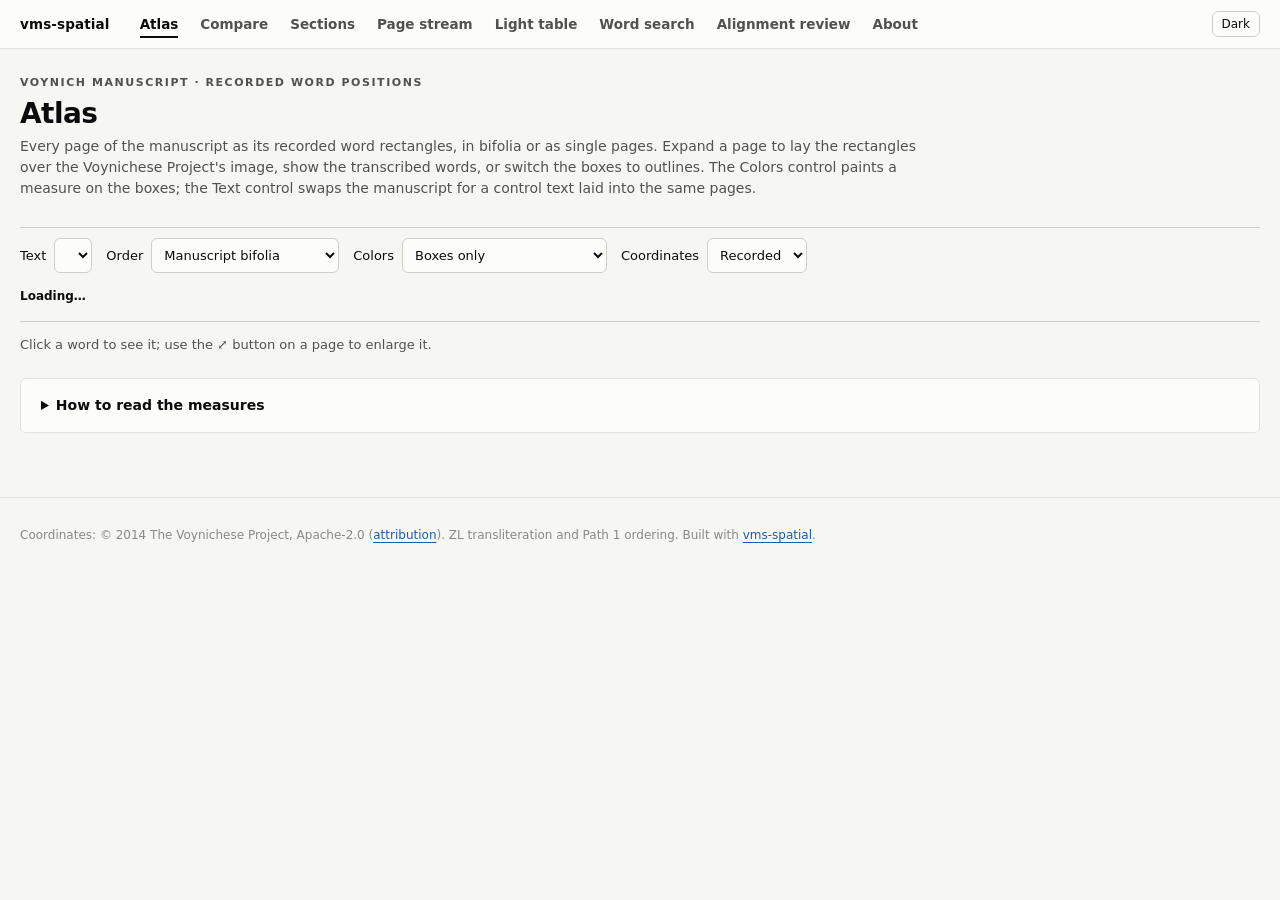
<file: index.html>
<!doctype html>
<html lang="en"><head><meta charset="utf-8"><title>vms-spatial</title>
<meta http-equiv="refresh" content="0; url=viewer/">
<link rel="canonical" href="viewer/"></head>
<body><p>Opening the <a href="viewer/">vms-spatial atlas</a>.</p></body></html>
</file>
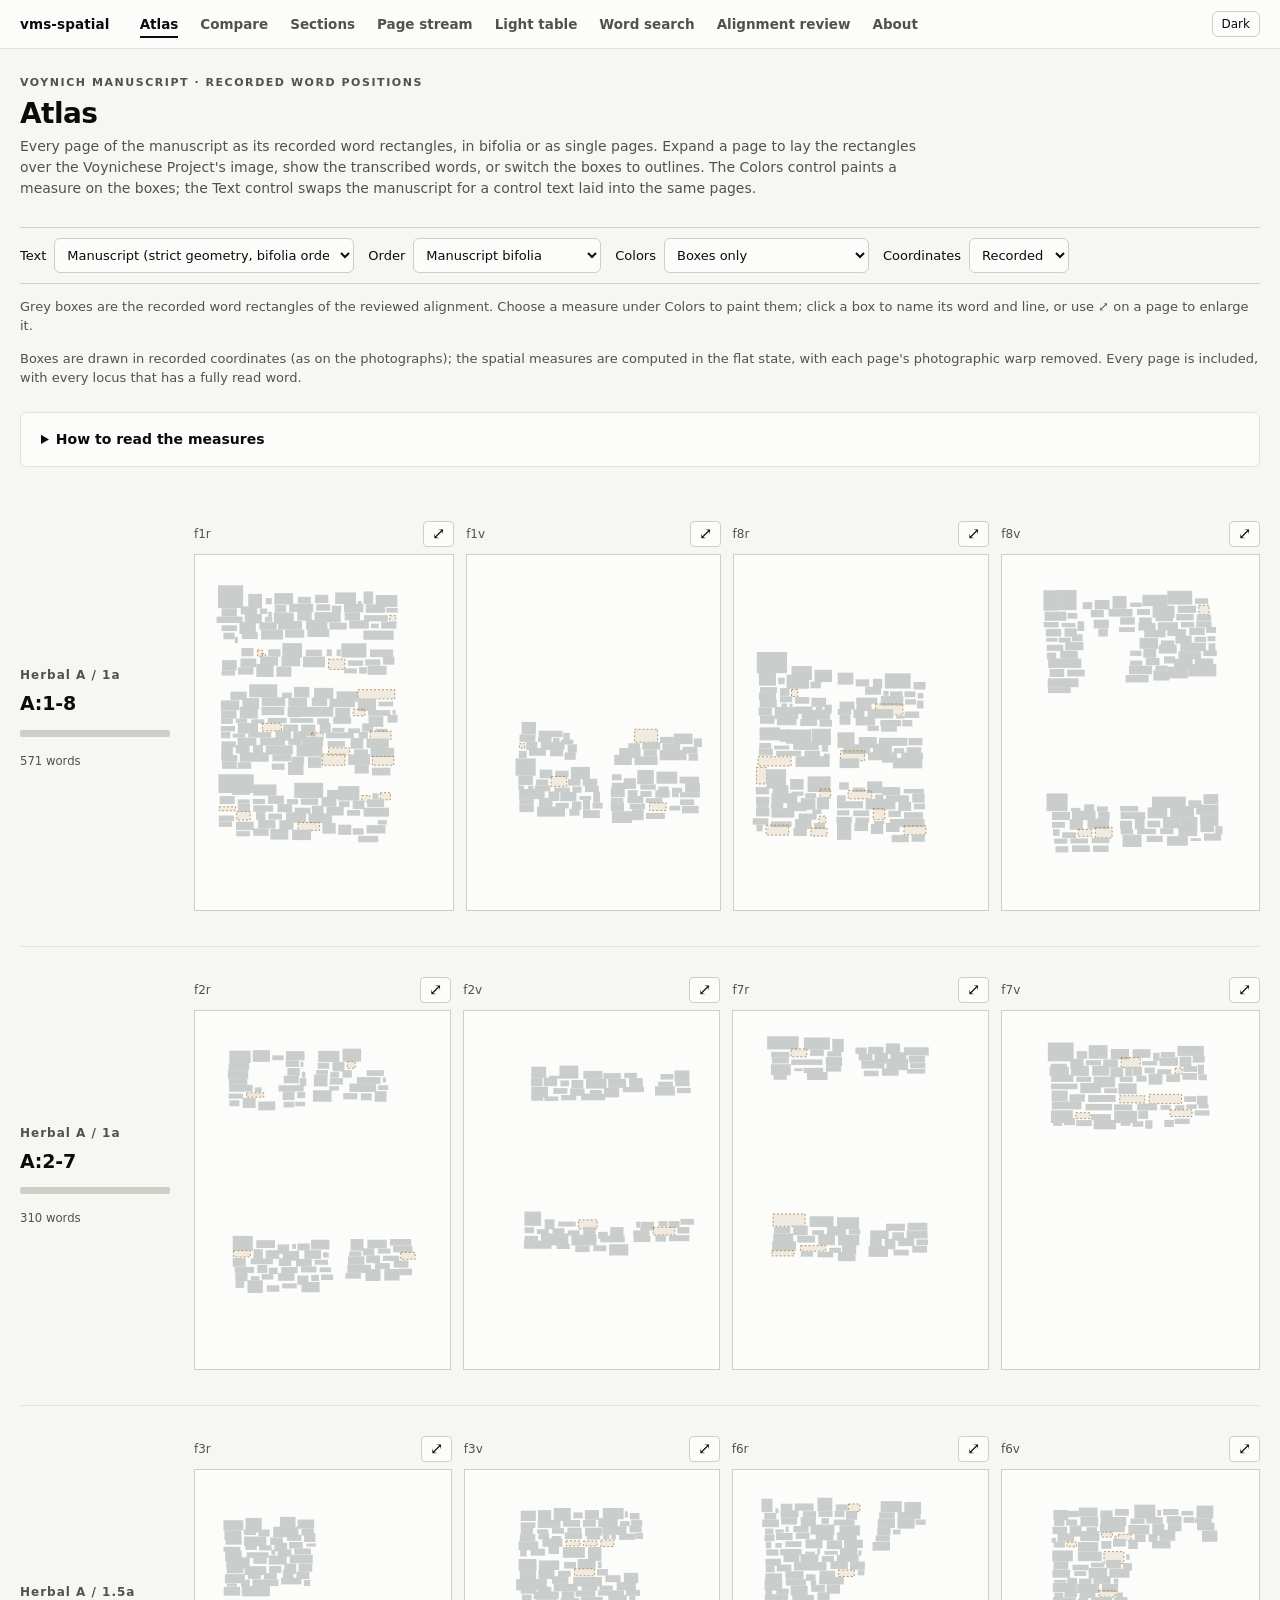
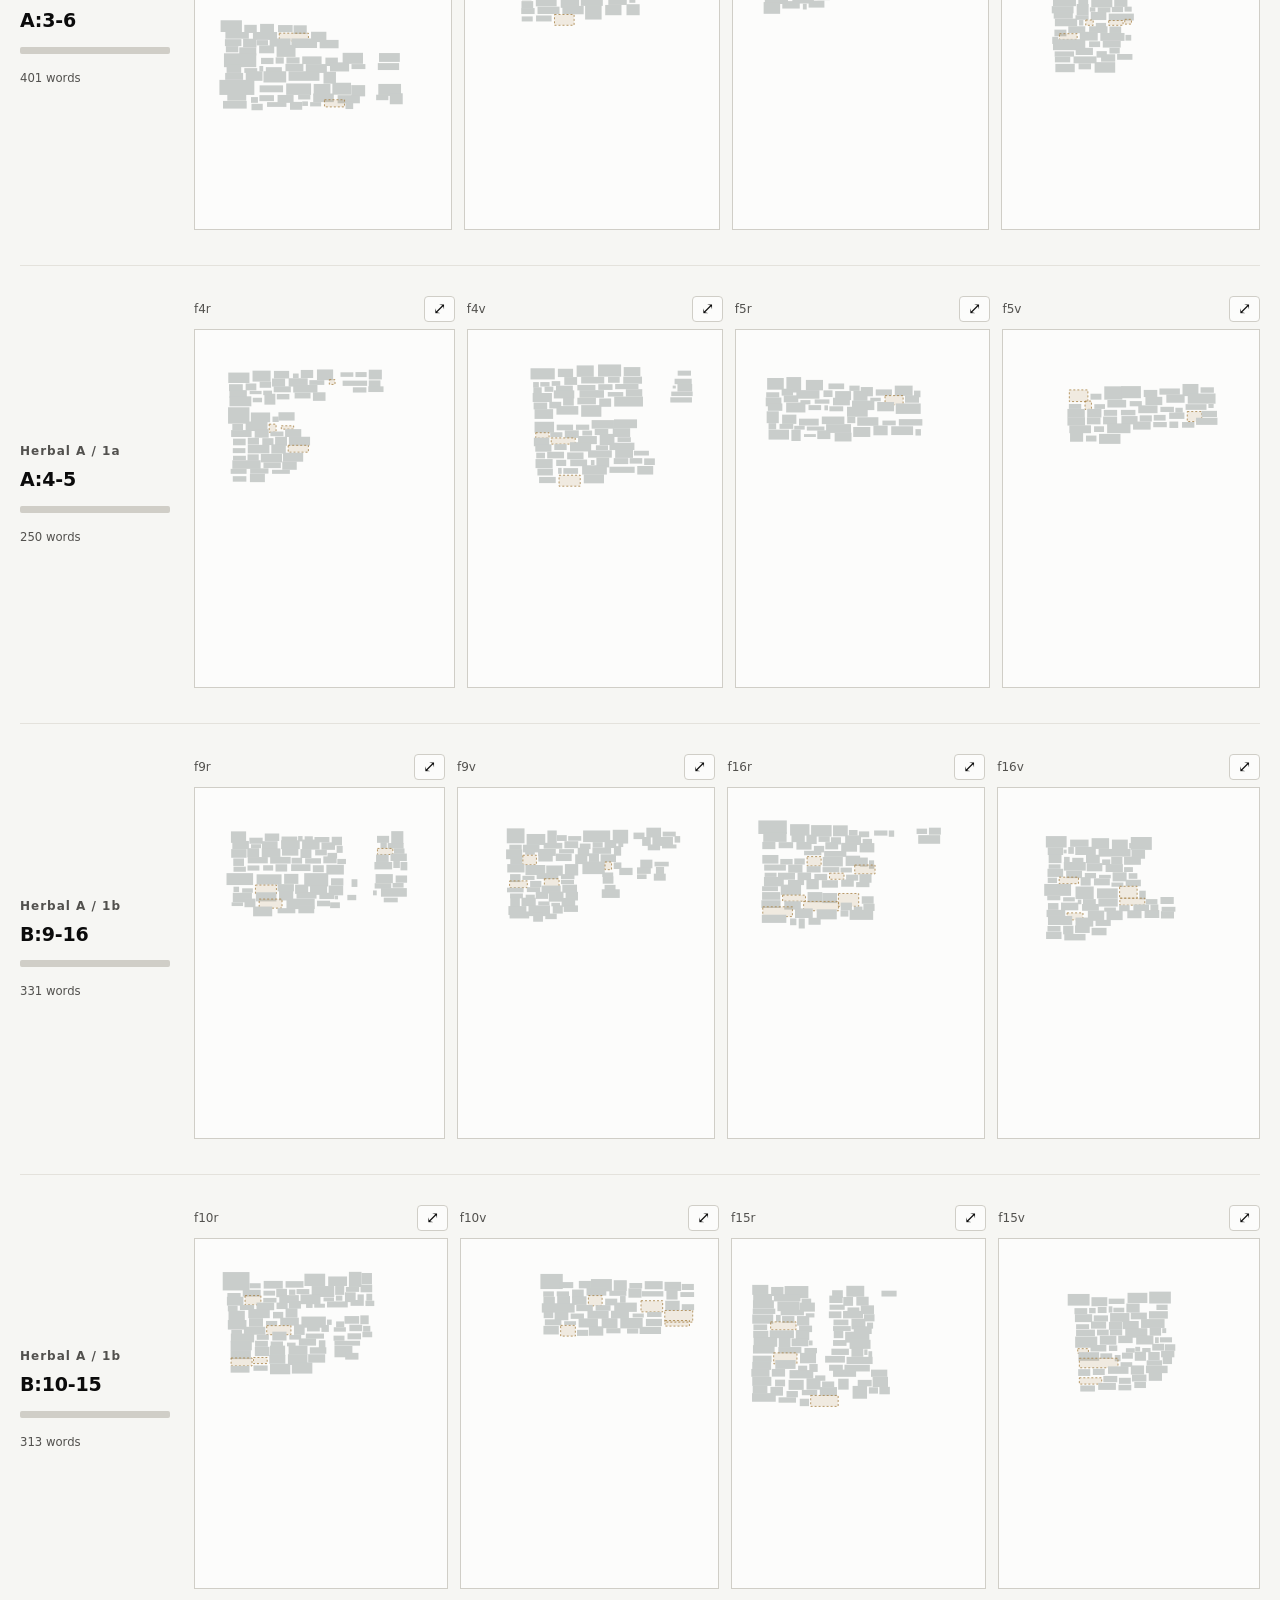
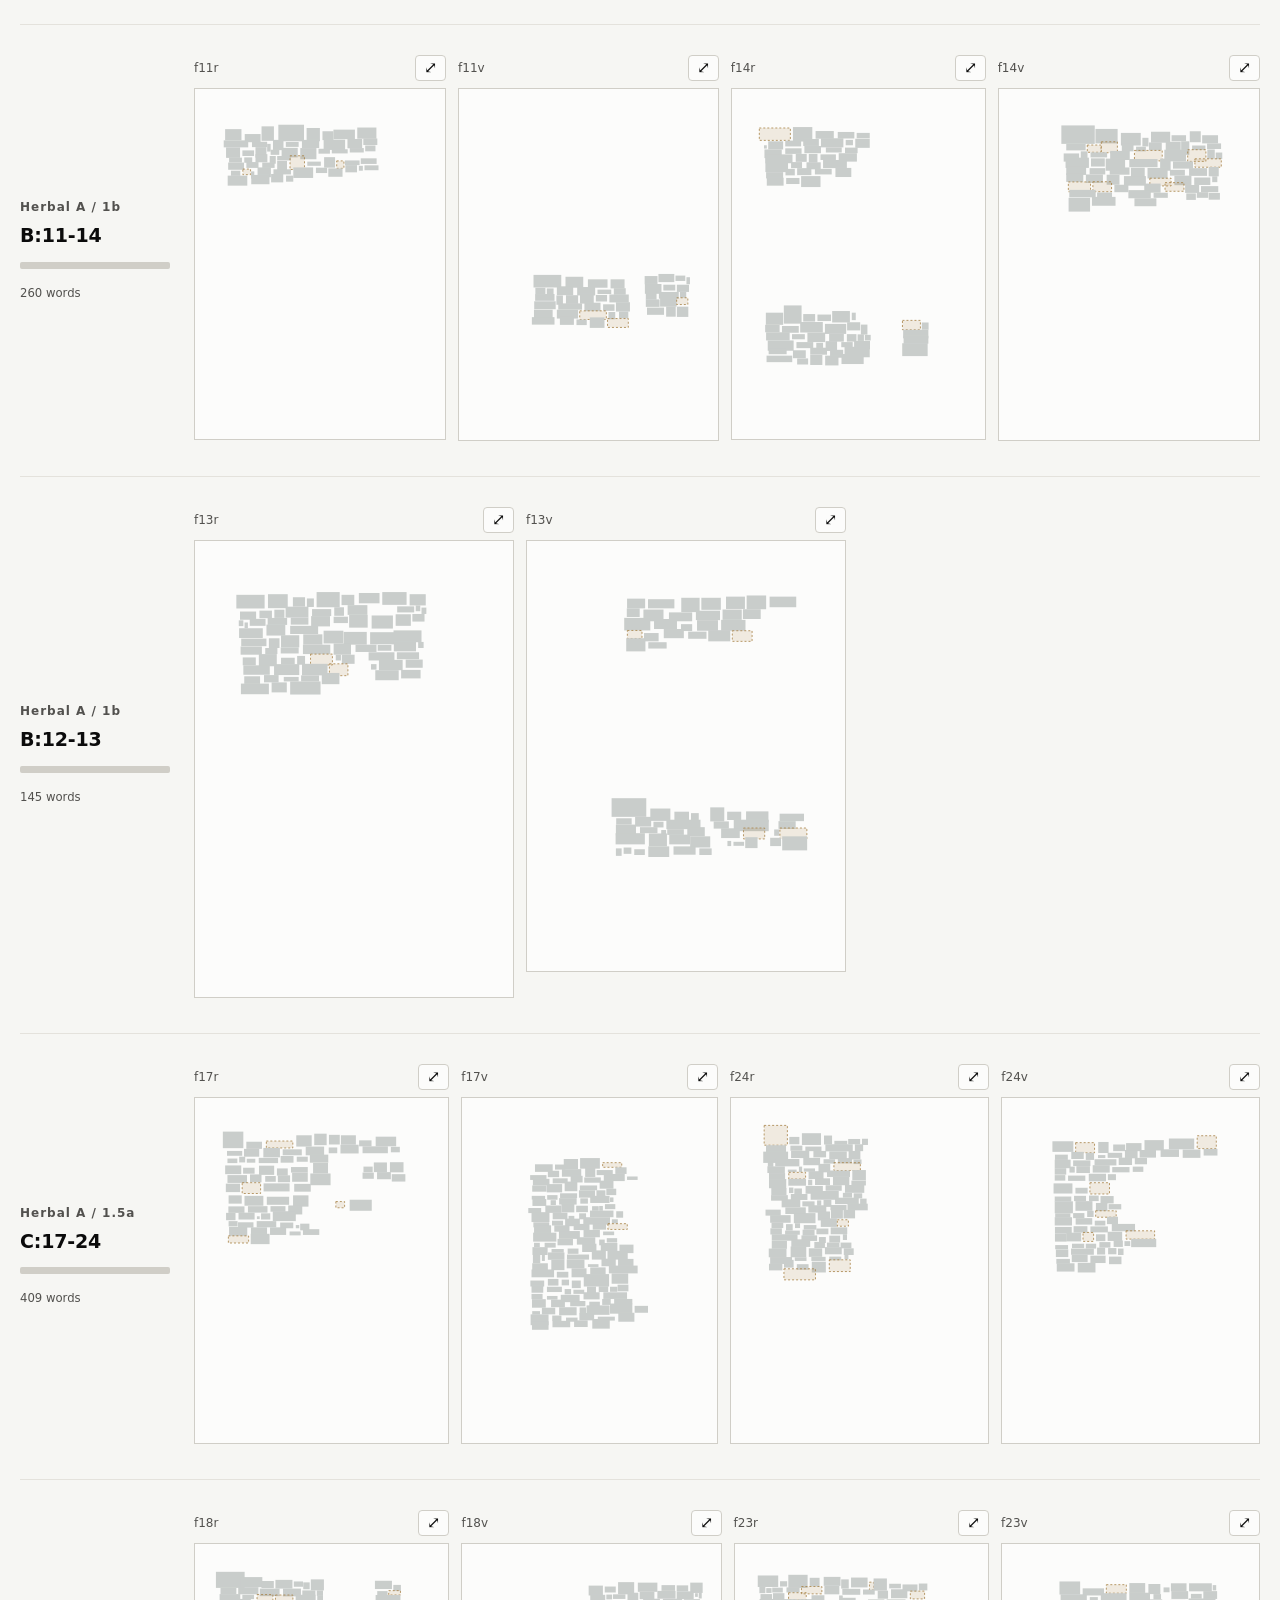
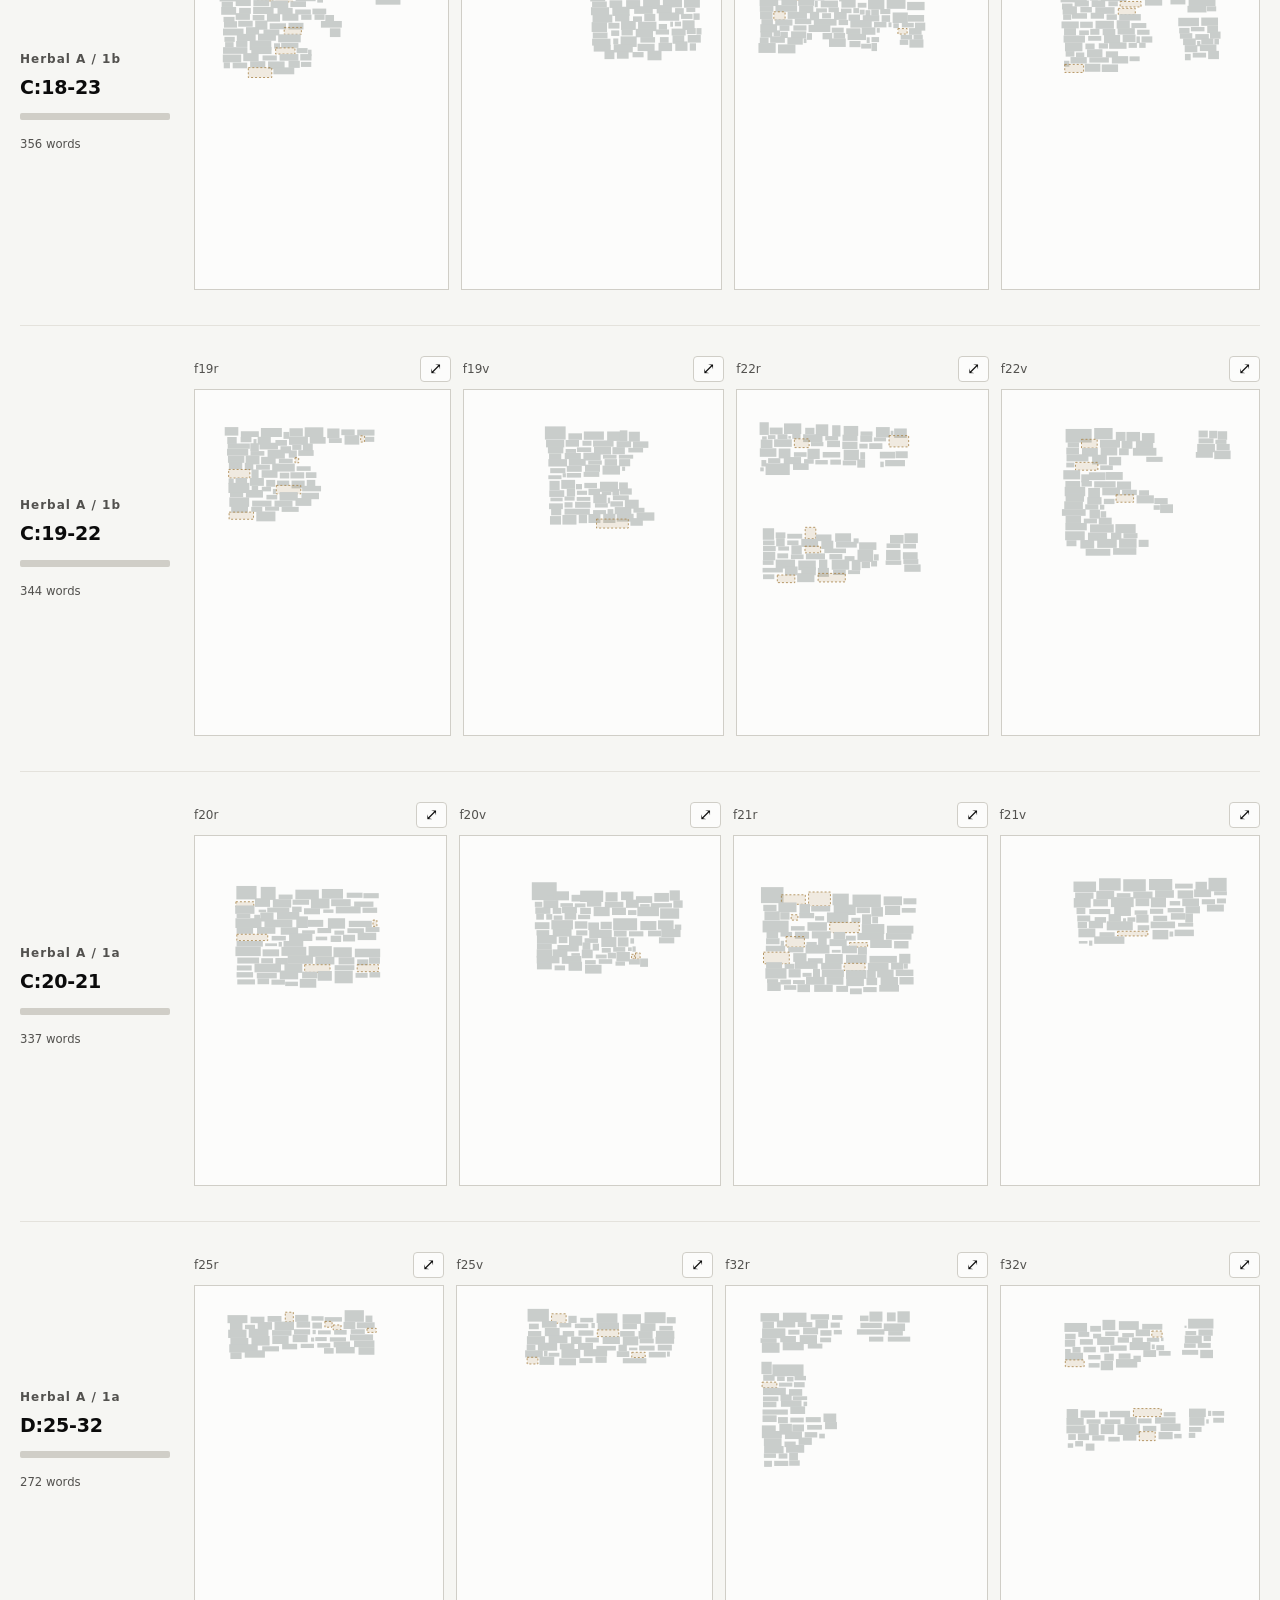
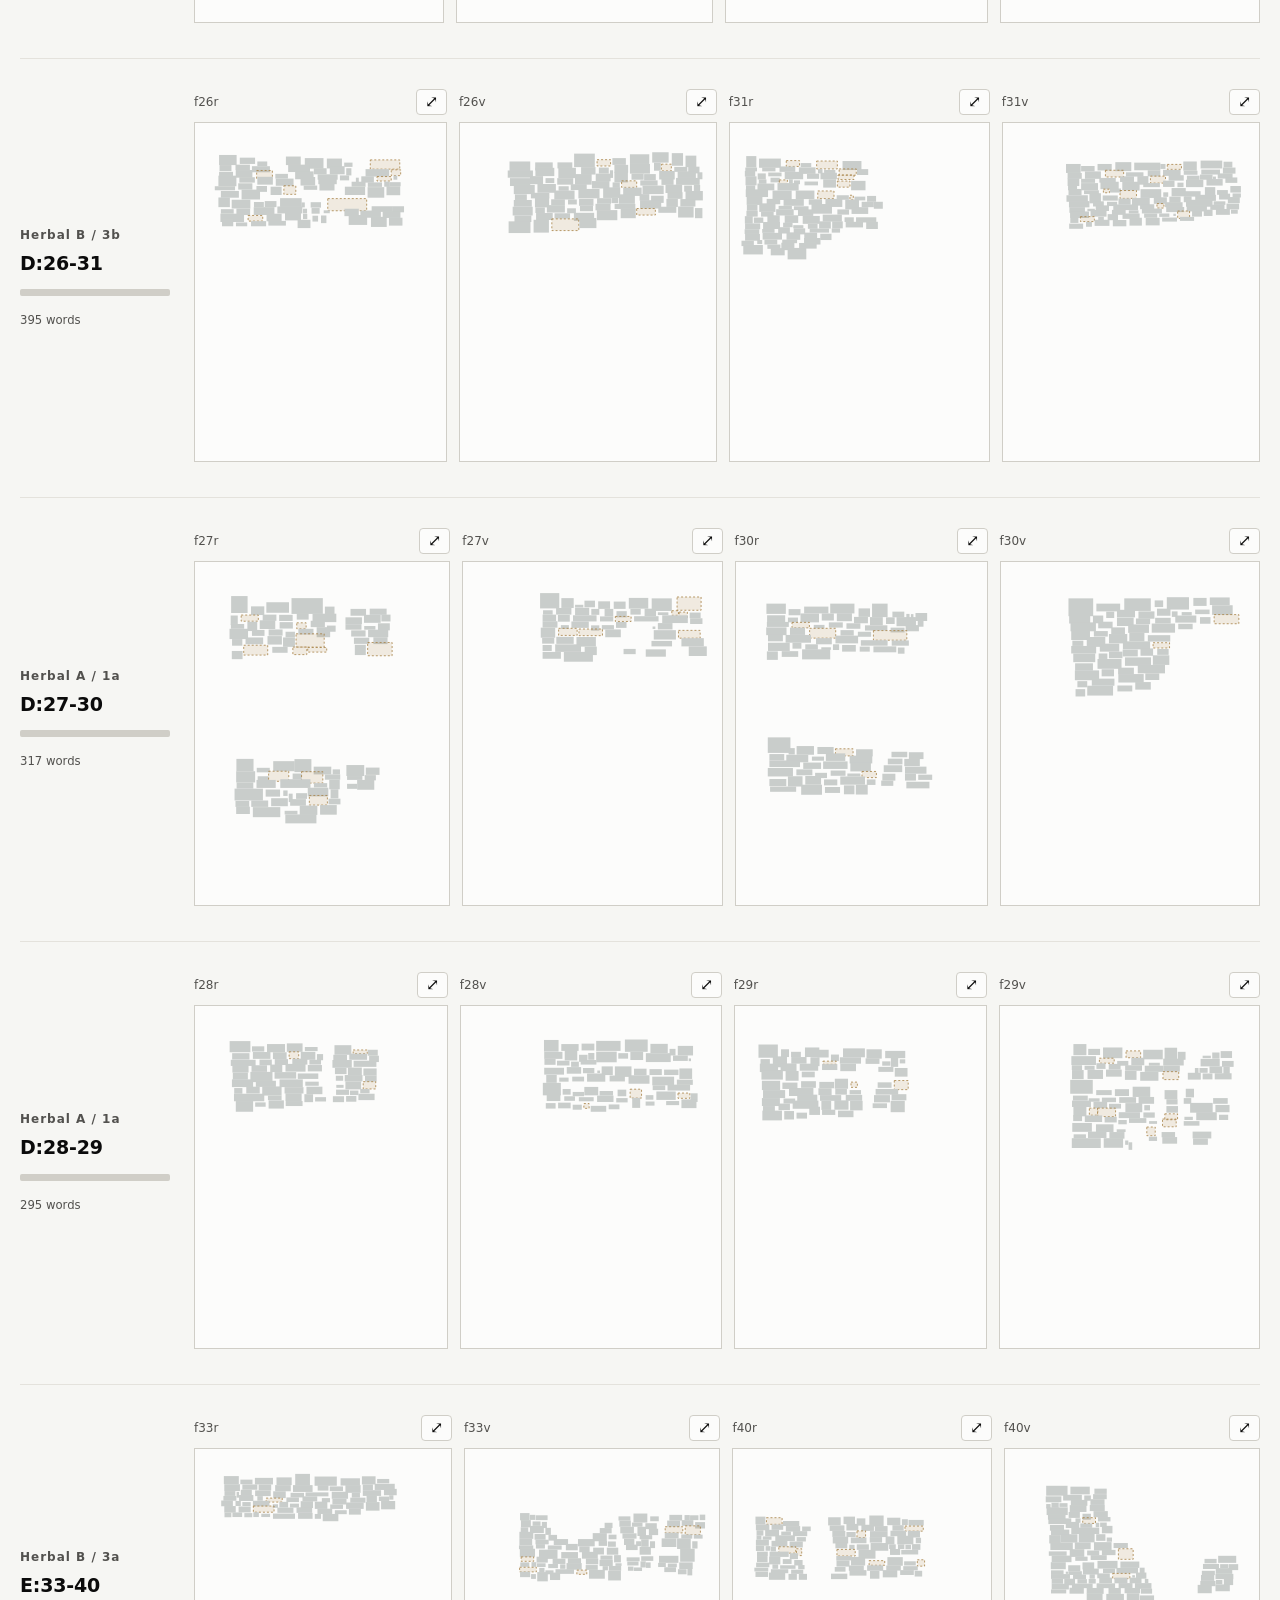
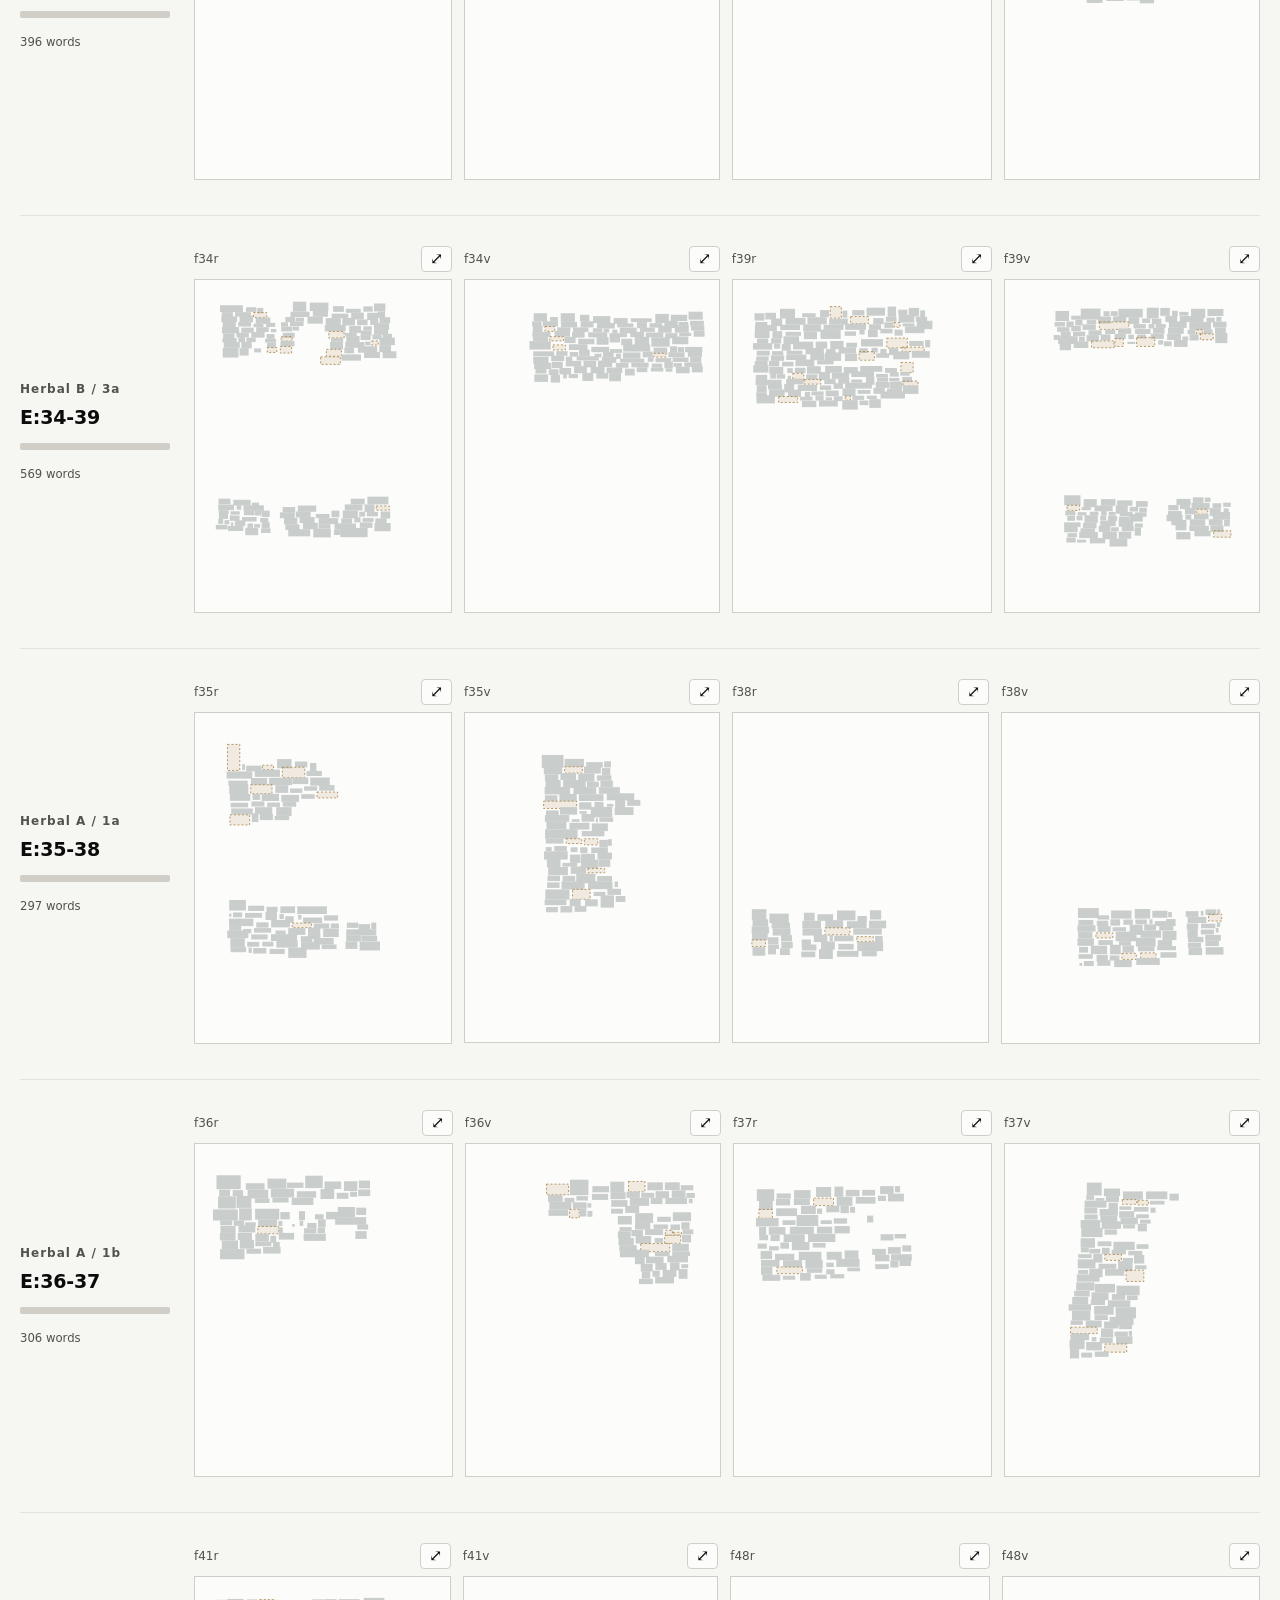
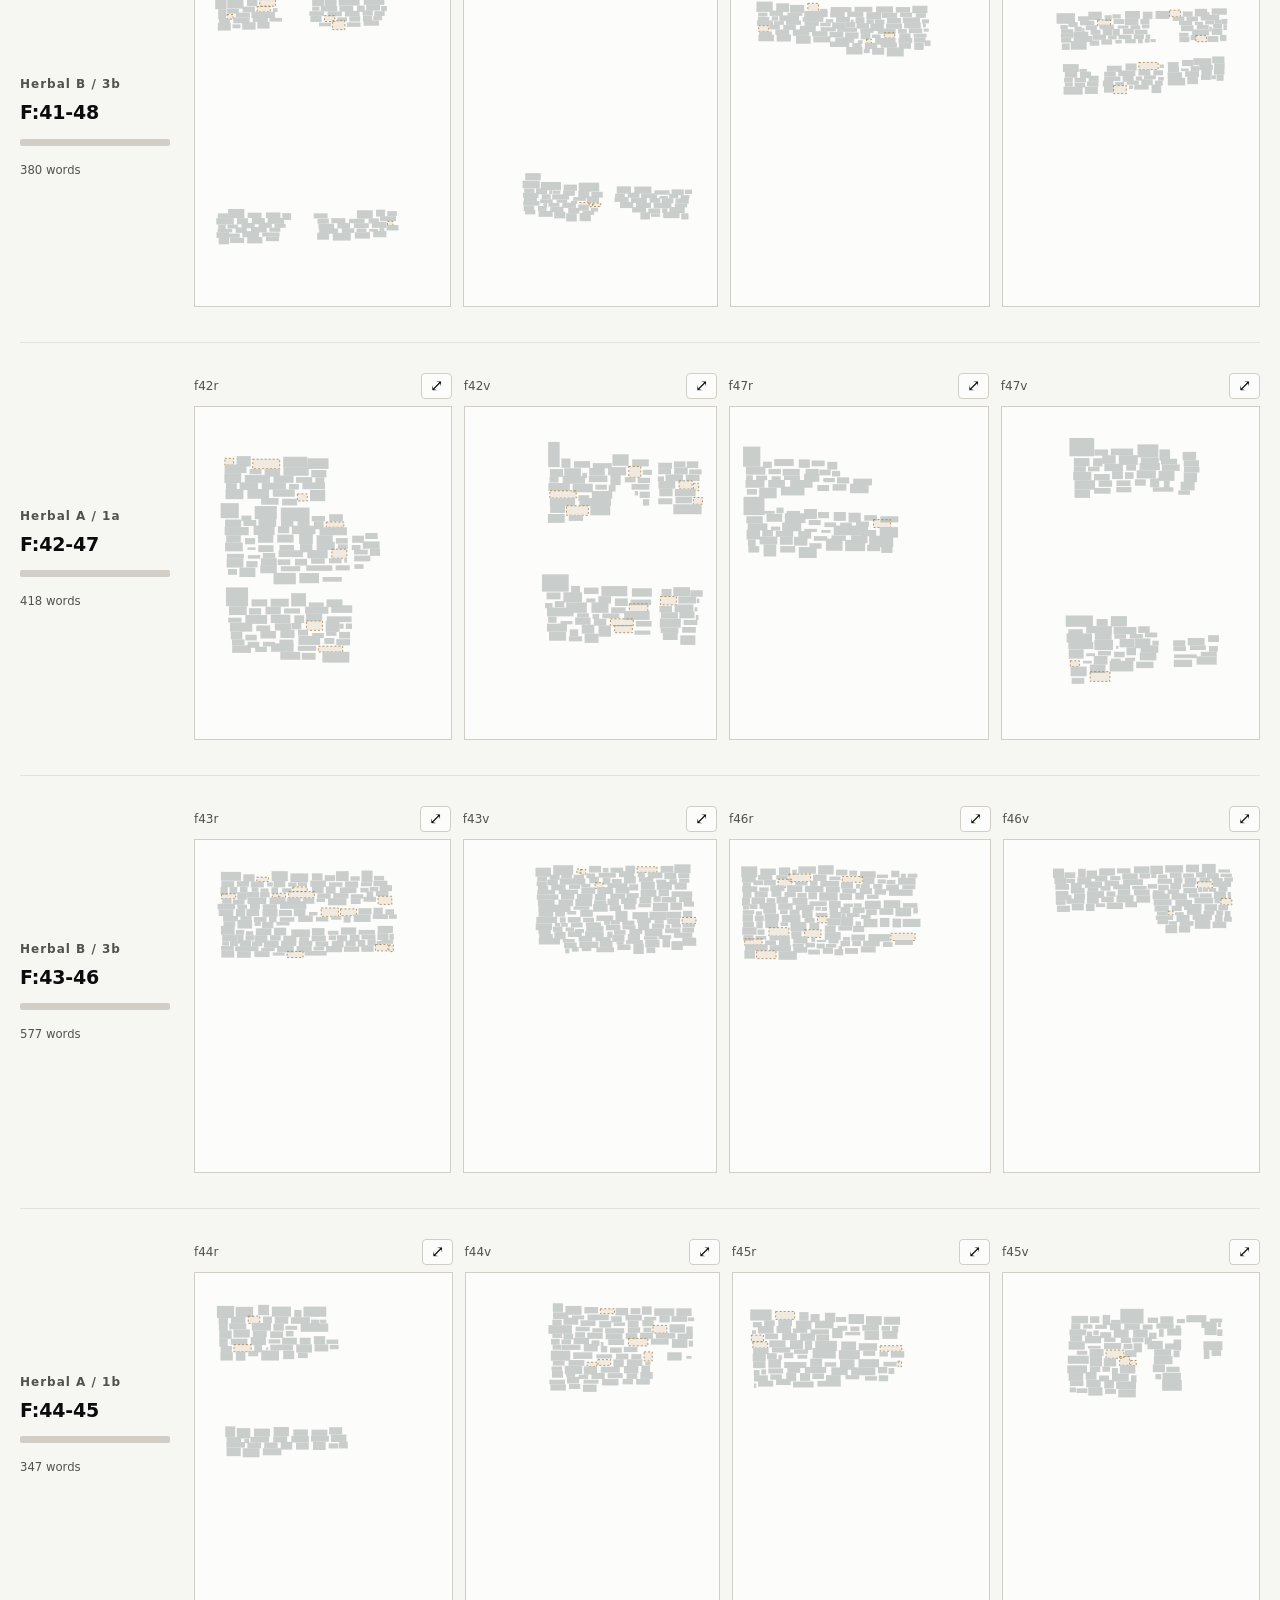
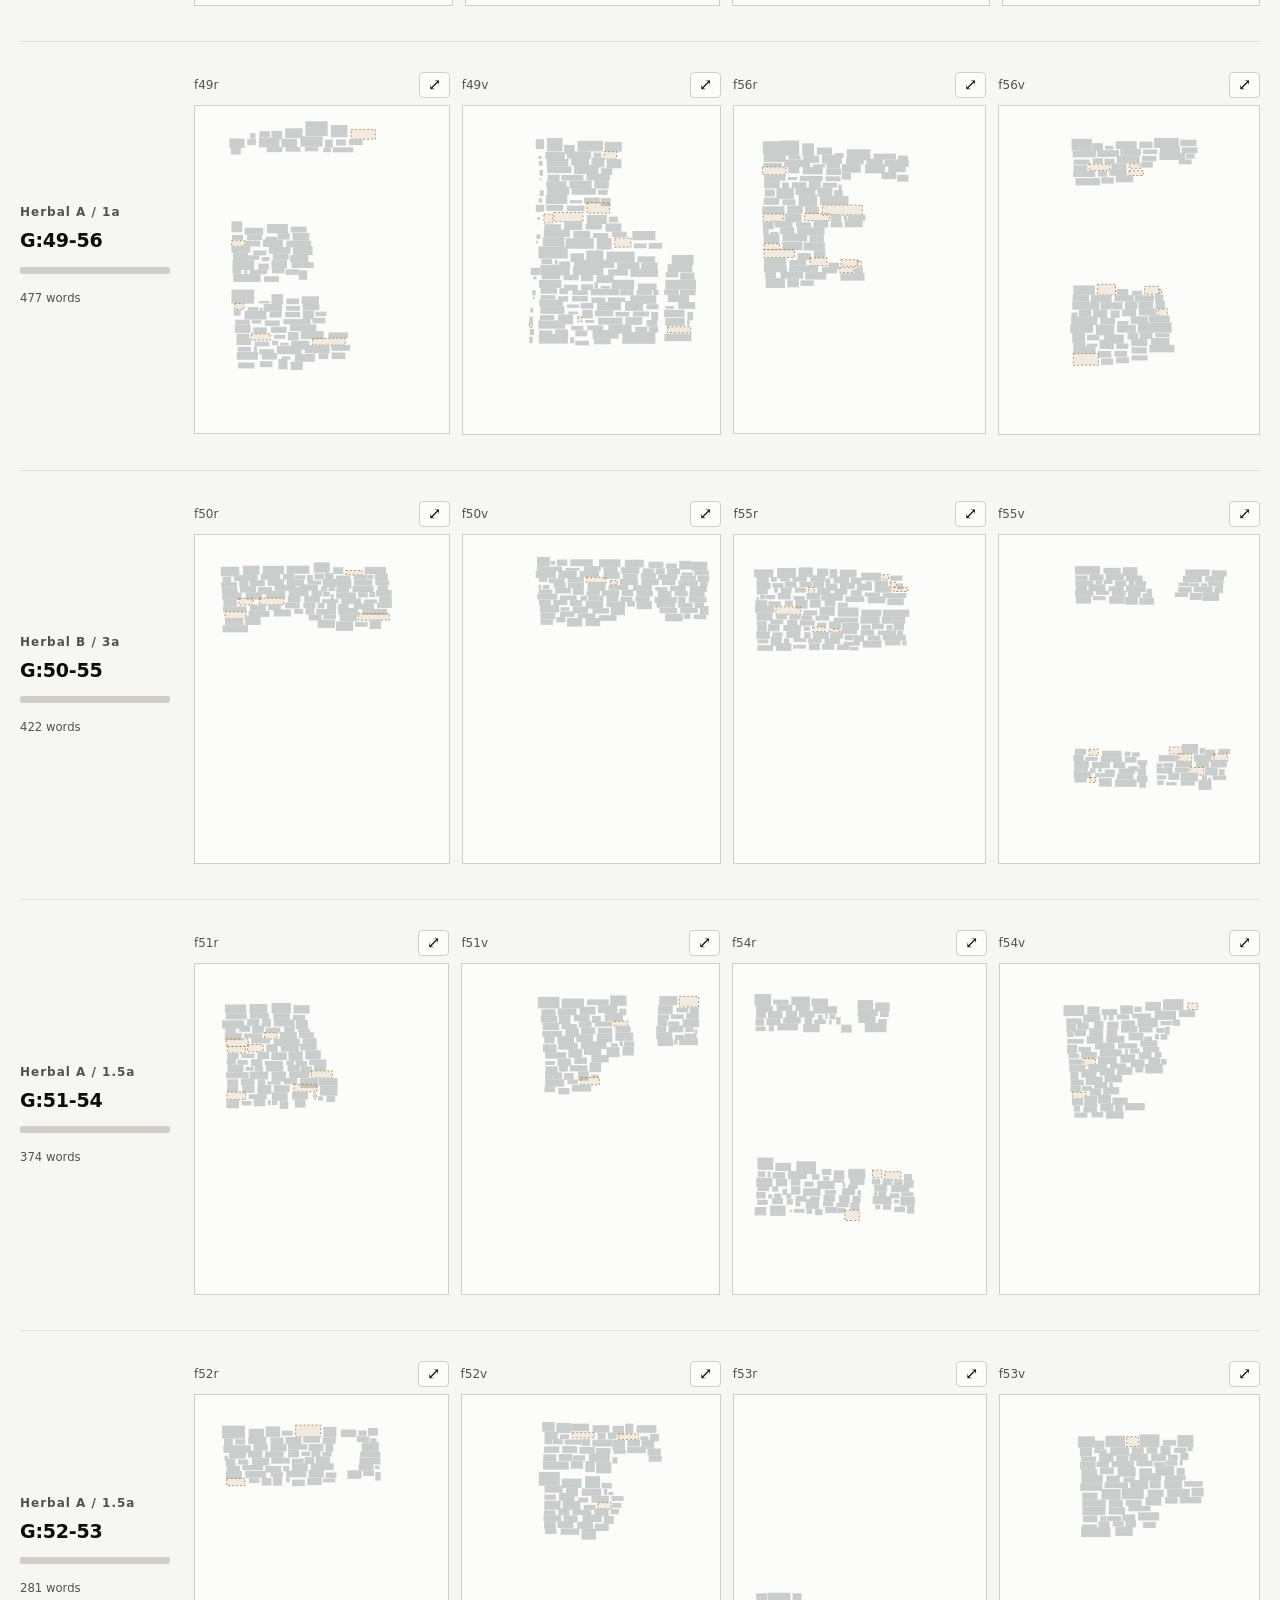
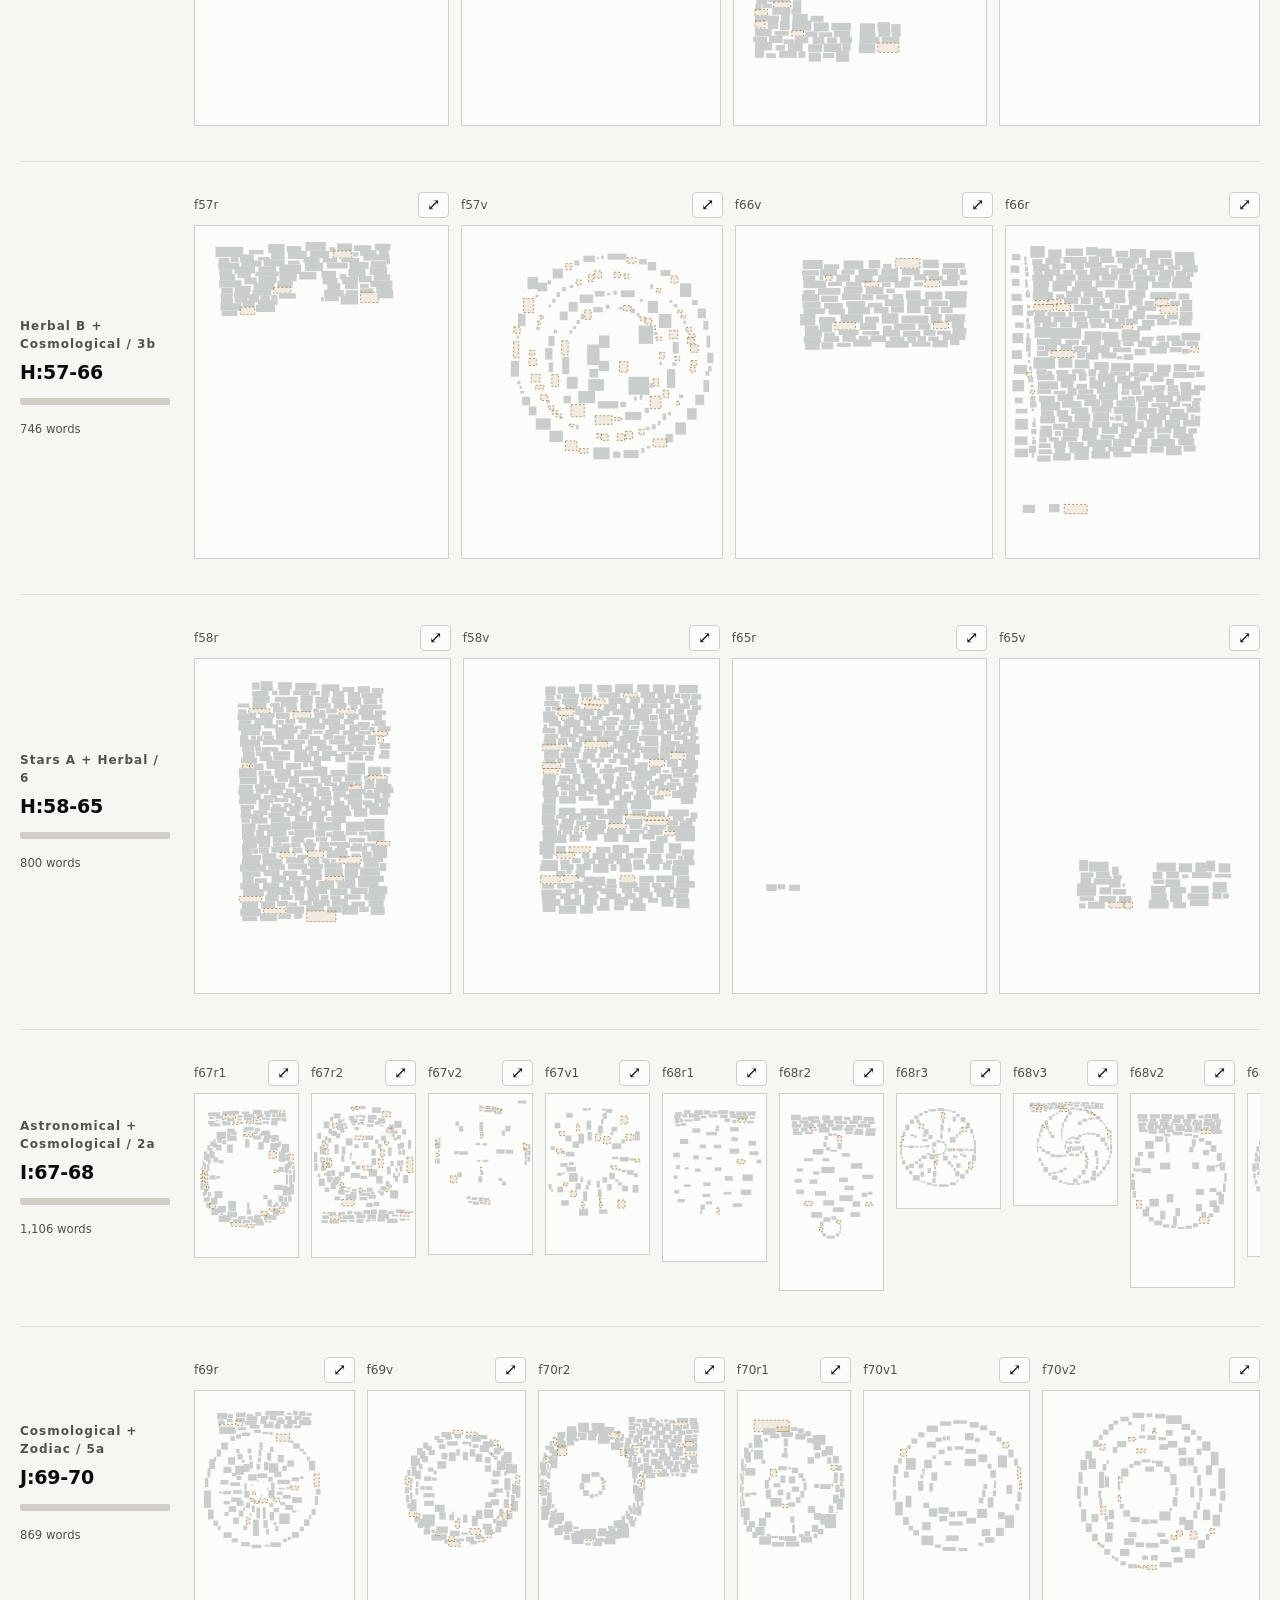
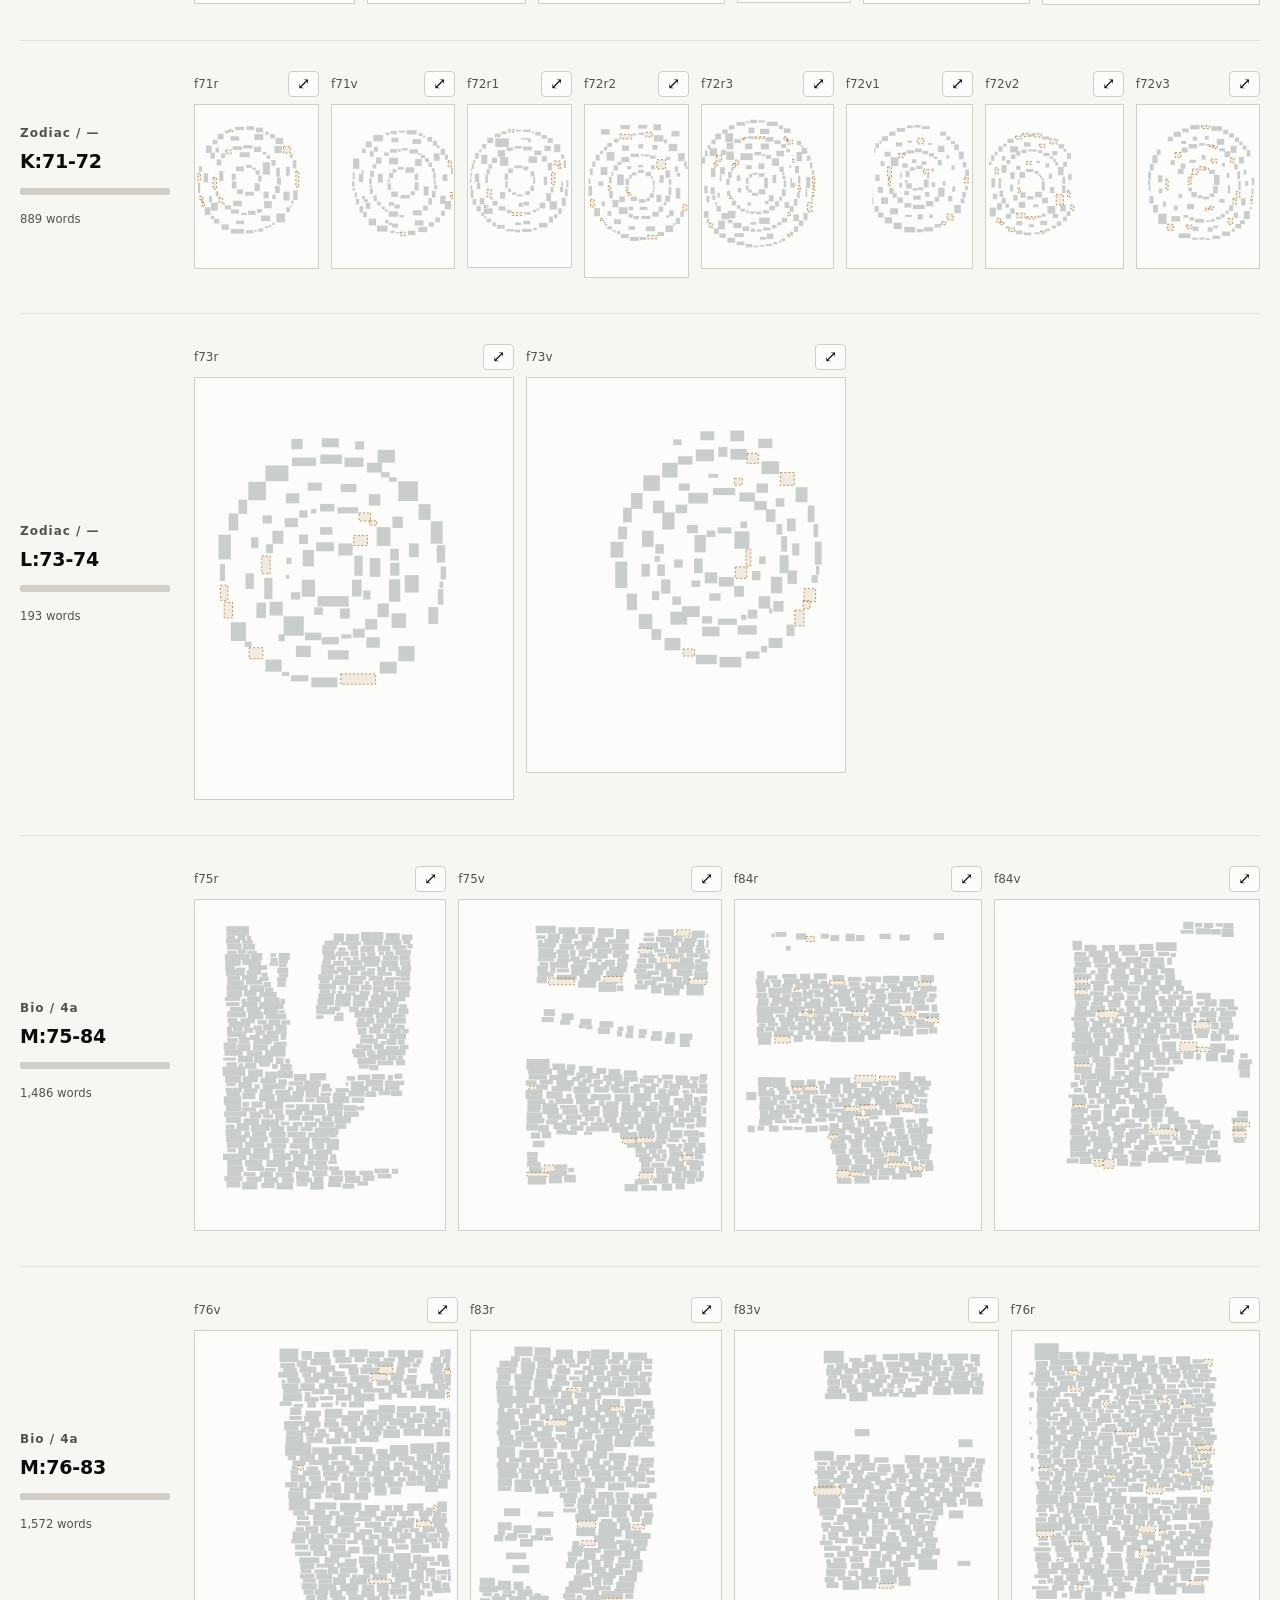
<file: viewer/index.html>
<!doctype html>
<html lang="en"><head><meta charset="utf-8"><meta name="viewport" content="width=device-width, initial-scale=1"><meta name="darkreader-lock">
<title>vms-spatial · Atlas</title>
<link rel="stylesheet" href="style.css"><link rel="stylesheet" href="heatmap.css">
<script src="site_nav.js" defer></script>
</head><body class="heatmap-page"><nav class="site-nav"></nav>
<header class="masthead"><div class="eyebrow">VOYNICH MANUSCRIPT · RECORDED WORD POSITIONS</div>
<h1>Atlas</h1><p class="sub">Every page of the manuscript as its recorded word rectangles, in bifolia or as single pages. Expand a page to lay the rectangles over the Voynichese Project's image, show the transcribed words, or switch the boxes to outlines. The Colors control paints a measure on the boxes; the Text control swaps the manuscript for a control text laid into the same pages.</p></header>
<main class="heatmap-atlas">
<div class="controls">
<label>Text <select id="bundle"></select></label>
<label>Order <select id="order"><option value="bifolia">Manuscript bifolia</option><option value="pages">Manuscript pages</option><option value="path1">Path 1 bifolia (Golf 2.1)</option></select></label>
<label>Colors <select id="colorMode"><option value="none">Boxes only</option><option value="mattr">MATTR (window diversity)</option><option value="repeat">Repeated spellings</option><option value="overlay">MATTR + repeat outlines</option><option value="impact">Word repetition impact</option><option value="change">Step change</option><option value="minedit">Minimum source edit distance</option><option value="candidates">Copy/edit source candidates</option><option value="components">Component diversity</option><option value="h1">Glyph H1</option><option value="h2">Glyph H2 (conditional)</option><option value="js">Component JS distance</option></select></label>
<label>Coordinates <select id="coordinates"><option value="recorded">Recorded</option><option value="flat">Flat</option></select></label>
<details class="config" id="config" hidden><summary>Configuration</summary>
<div class="config-fields">
<span id="windowGroup" class="config-group"><label><span id="sizeLabel">Window</span> <input id="windowSize" type="number" min="2" max="1000" step="1" value="100" aria-label="Window words"> words</label>
<label>Direction <select id="windowDirection"><option value="backward">Backward</option><option value="forward">Forward</option><option value="centered">Centered</option><option value="spatial">Spatial sources</option></select></label></span>
<span id="copySettings" class="copy-settings config-group" hidden><label>Candidate limit <select id="editLimit"><option value="0">Exact copies</option><option value="1" selected>≤1 glyph edit</option><option value="2">≤2 glyph edits</option><option value="3">≤3 glyph edits</option></select></label><label>Count <select id="candidateUnit"><option value="Types">Distinct spellings</option><option value="Occurrences">Word occurrences</option></select></label></span>
<span class="source-settings config-group" id="sourceSettings" hidden>
<label>Left reach <input id="leftReach" type="number" min="0" max="20" step="1" value="3"> word widths</label>
<label>Above depth <input id="aboveDepth" type="number" min="1" max="100" step="1" value="8"> line spacings</label>
<label>Cone half-angle <input id="coneAngle" type="number" min="0" max="85" step="5" value="45"> degrees</label>
<label>Weights <select id="sourceWeight"><option value="distance">Closer + vertical (centre distance)</option><option value="edge">Closer + vertical, width-neutral (gap distance)</option><option value="uniform">Equal weight</option></select></label>
<label>Target <select id="targetMode"><option value="box">Recorded box</option><option value="cursor">Writing cursor (one median width at the left edge)</option></select></label>
</span>
</div>
<p id="sourceNote" class="config-note" hidden><b>Word-length trap.</b> With centre-to-centre distance the left neighbour's centre lies closer when the target is short, so the pool's diversity rises with the target's own length and a raw contrast with repetition is mostly that instrument effect. The width-neutral distance (gap between the boxes plus one) and the writing-cursor target (the window fixed before the word's width is known) remove it from the selector; the toolkit's statistics add exact-length and pool-size strata. Only reviewed word-level assignments enter spatial pools; shared boxes and unresolved assignments stay visible but receive no invented position (<a href="alignment.html">alignment review</a>). Earlier text on the same page only.</p>
</details>
<div id="pageDisplayControls" class="page-display-controls" hidden><span>Page overlay</span><label><input id="pageImage" type="checkbox"> Page image</label><label><input id="pageWords" type="checkbox"> Show words</label><label id="wdirLabel" title="Bottom to centre follows the writing. Level stands every word upright at the same size." hidden>Word direction <select id="wdir"><option value="ring">Bottom to centre</option><option value="level">Level</option></select></label><label>Boxes <select id="pageBoxes"><option value="fill">Filled</option><option value="outline">Outlines only</option><option value="hidden">Hidden</option></select></label><details id="overlayChoice" class="overlay-choice" hidden><summary>Overlays <span id="overlayCount" class="overlay-count"></span></summary><div id="pageOverlays" class="overlay-list"></div></details><label id="locusChoice" hidden>Locus <select id="pageLocus"></select></label><span class="zoom-tools"><button type="button" id="zoomReset" hidden>Reset view</button><span id="zoomLevel" class="zoom-level"></span></span></div>
<p id="pageImageStatus" class="page-image-status" role="status" hidden></p>
<div class="window-status"><strong id="windowSummary" aria-live="polite">Loading…</strong><button type="button" id="wordDetailsButton" aria-expanded="false" aria-controls="wordDetails" hidden>Details</button><button type="button" id="restoreHeatmap" hidden>Restore full map</button>
<label id="sharedChoice" hidden>Word in this shared box <select id="boxWord"></select></label></div>
<div id="wordDetails" class="word-details" hidden><p id="alignmentNote" class="alignment-note" hidden></p><p id="lineNotes" class="line-notes" hidden></p></div>
<div class="contrib" id="contribList" hidden></div>
<div class="repeat-legend" id="repeatLegend" hidden><span class="single-key">Single occurrence</span><span class="repeat-key">Repeated spelling</span><span class="mixed-key">Shared box: both</span><span>Outlined = clicked word</span></div>
<div class="legend impact-legend" id="impactLegend" hidden><div class="impact-spectrum"></div><div class="ticks"><span>0%</span><span>50%</span><span>100%</span></div><small>Containing windows affected by this repetition · red = greater impact</small></div>
<div class="change-legend" id="changeLegend" hidden><span class="repeat-key" id="lossKey">Decline</span><span>No change</span><span class="single-key" id="gainKey">Increase</span></div>
<div class="legend" id="heatmapLegend" hidden><div class="spectrum"></div><div class="ticks"><span>.50</span><span>.60</span><span>.70</span><span>.80</span><span>.90</span><span>1.00</span></div><small id="legendLabel">Distinct forms / 100 words · Backward</small></div>
</div>
<p class="caption">Click a word to see it; use the ⤢ button on a page to enlarge it.</p>
<p id="stateNote" class="caption state-note"></p>
<details class="reading"><summary>How to read the measures</summary>
<p><b>Boxes only</b> draws the recorded rectangles in grey. Hovering or clicking a box names its word and line. Every other option colours each box by a measure computed on the text of the current bundle; the controls that a measure needs appear under Configuration.</p>
<p><b>MATTR</b> is the number of distinct spellings in a window of the chosen size, divided by its word count. Backward includes the clicked word and the preceding words; forward includes it and the following words; centered splits the remaining words around it. The window follows the text's order (Path 1 for the manuscript bundle) continuously across page and bifolium boundaries. <b>Repeated spellings</b> marks whether each word appears more than once in its own window; the overlay keeps MATTR fills and outlines repeated spellings in red. The <b>mean</b> beside each row averages only complete windows contained within that row's pages.</p>
<p><b>Word repetition impact</b> replaces one occurrence with a spelling absent from the whole text and reports the fraction of its containing windows whose score would rise. <b>Step change</b> is the current backward-window score minus the preceding one: the new type the arriving word adds against the type lost as a word leaves.</p>
<p><b>Spatial sources</b> (Direction) replace the reading-order window with the words in view of the target on the same page: earlier words to its left within the left reach, and words above it whose recorded rectangle intersects a cone of the chosen depth and half-angle. Weights fall with distance, 1/(1+d)² to the left and cos²(angle)/(1+d)² above, normalised by the page's median word width or line spacing; equal weights are the control. <b>Minimum source edit distance</b> and <b>copy/edit source candidates</b> compare the target with the words in its cone by glyph-unit edits.</p>
<p><b>Component diversity</b> is 2 raised to the Shannon entropy of within-word glyph pairs among the words in view or in the window; <b>Glyph H1</b> is single-unit entropy and <b>Glyph H2</b> the conditional next-unit entropy, in bits; <b>Component JS distance</b> is the Jensen–Shannon distance between the local pair distribution and the whole text's. Units follow the lossless Zattera parser for Voynich text and letters for natural-language controls. Fewer than five contributing words or fewer than three effective sources are left unscored. These colours use a linear scale from the 5th to the 95th percentile of valid scores across the whole text.</p>
<p><b>Order.</b> Manuscript bifolia (the default) is the manuscript's sheets by their first folio, each sheet's pages kept together; Manuscript pages lists single pages in the page sequence, so a sheet's pages lie apart; Path 1 is the positional model's working order of the 50 bifolia (Golf 2.1, not an established chronology), the order the 2026 studies used. The token stream of a bundle, and so every window, keeps the order it was built in (the default bundle is by bifolium). A sheet's row mean gathers its words wherever they fall.</p>
<p><b>Coordinates.</b> The default bundle holds every page the Voynichese Project recorded plus the Rosettes, with every locus that has a fully read word. Recorded draws its boxes as on the photographs; Flat draws them with each page's photographic warp removed by the toolkit's page warp product. The spatial measures (sources, cones, pools) are computed in the flat state either way. A page without a fitted warp field stays put, and the status line says so. The page image is a photograph, so flat coordinates cannot sit on it: with Page image ticked the boxes and overlays return to recorded coordinates, and unticking it returns to Flat. A text that carries one set of coordinates has no choice to offer.</p>
<p><b>Lines, baselines and warp.</b> These Colors read how each line lies on the page, on the most complete reviewed geometry with a shared box counted once. Each horizontal line has baseline anchors: the ink baseline measured on the Beinecke scans where a page has clean ink records, the glyph-corrected box baseline elsewhere, never the box bottom. Word colours show the distance from the line's chord or fit, the shift the warp removed and the ink against the box. Line colours show the chord in both states, the fit, the end offset, the shape of the line and its breaks, the ink angle and the x-height spread. Page colours show the stored warp. H is the page's median box height. An angle is positive when the line falls to the right, a residual when the word lies below the line, sag when the middle lies lower on the page than the ends, a step when the text after a break sits lower. Row means weight every line once. Overlays draw the chords, fits, anchors, warped baselines, breaks, component fits, intrusions and ink fits in the state shown. Clicking a word opens its line's numbers, its paragraph position and what its page shares. The same numbers come from <code>vmsspatial.line_stats</code>.</p>
<p><b>Text.</b> Control bundles are texts typeset into the manuscript's line frames by the toolkit: generator streams, word-bigram Markov chains filled to each line's character budget, and natural prose either filled to the budget or kept in its own printed lines. Each bundle brings its own geometry and is scored on its own.</p>
<p><b>From this text.</b> A bundle may carry its own measures (one value per word) and overlays (lines and markers in page coordinates). The measures join the Colors menu under this heading, with row means and a legend from their range; the overlays draw on an expanded page (Page overlay → Overlays, one or several) and follow the Voynichese image when it is shown; clicking a word shows the line's notes when the bundle has them. The toolkit writes such a bundle with <code>viewer_data.study_data</code>, and <code>#data=&lt;url&gt;</code> in this page's address opens another data folder; <code>expanded=&lt;folio&gt;&amp;line=&lt;locus&gt;</code> opens a page on one of its lines.</p>
<p><b>Word direction.</b> Words on rings and rotated lines are sized along their own direction, not by the width of their box, so the words at 3 and 9 o'clock are as large as those at 12 o'clock. Bottom to centre turns each word the way it is written; Level stands the same words upright to read them. Only the labels turn: the boxes stay where they were measured.</p>
<p><b>Zoom and loci.</b> On an expanded page the mouse wheel zooms about the cursor and dragging pans; <b>Reset view</b> returns to the whole page. The <b>Locus</b> menu lists the page's lines with their ZL locus type and orientation (horizontal, rotated, circular, radial, label; the text angle in degrees, positive = falling to the right) and frames the boxes of one locus, so a ring of a circular page or a label group of the Rosettes can be inspected box by box; the overlays and the page image follow. The address keeps the view: <code>zoom=&lt;locus&gt;</code> frames a locus, <code>view=x,y,w,h</code> restores a viewBox. Clicking a word shows its line's orientation record (kind, angle, confidence and the cues that decided) beside the line notes; the box tooltip carries the kind and angle. On the Rosettes the thin amber boxes are detected positions (not recorded coordinates) and the status line gives the detection coverage.</p>
</details>
<div id="atlasRows"></div>
</main>
<footer><p>Coordinates: © 2014 The Voynichese Project, Apache-2.0 (<a href="NOTICE.txt">attribution</a>). ZL transliteration and Path 1 ordering. Built with <a href="https://github.com/eo777/vms-spatial">vms-spatial</a>.</p></footer>
<script src="common.js"></script><script src="../js/zoom_math.js"></script><script src="../js/heatmap_math.js"></script><script src="../js/sources.js"></script><script src="../js/copy_math.js"></script><script src="../js/review.js"></script><script src="atlas.js"></script><script src="js/word_labels.js"></script><script src="heatmap_page.js"></script><script src="heatmap.js"></script><script src="boot.js"></script></body></html>
</file>
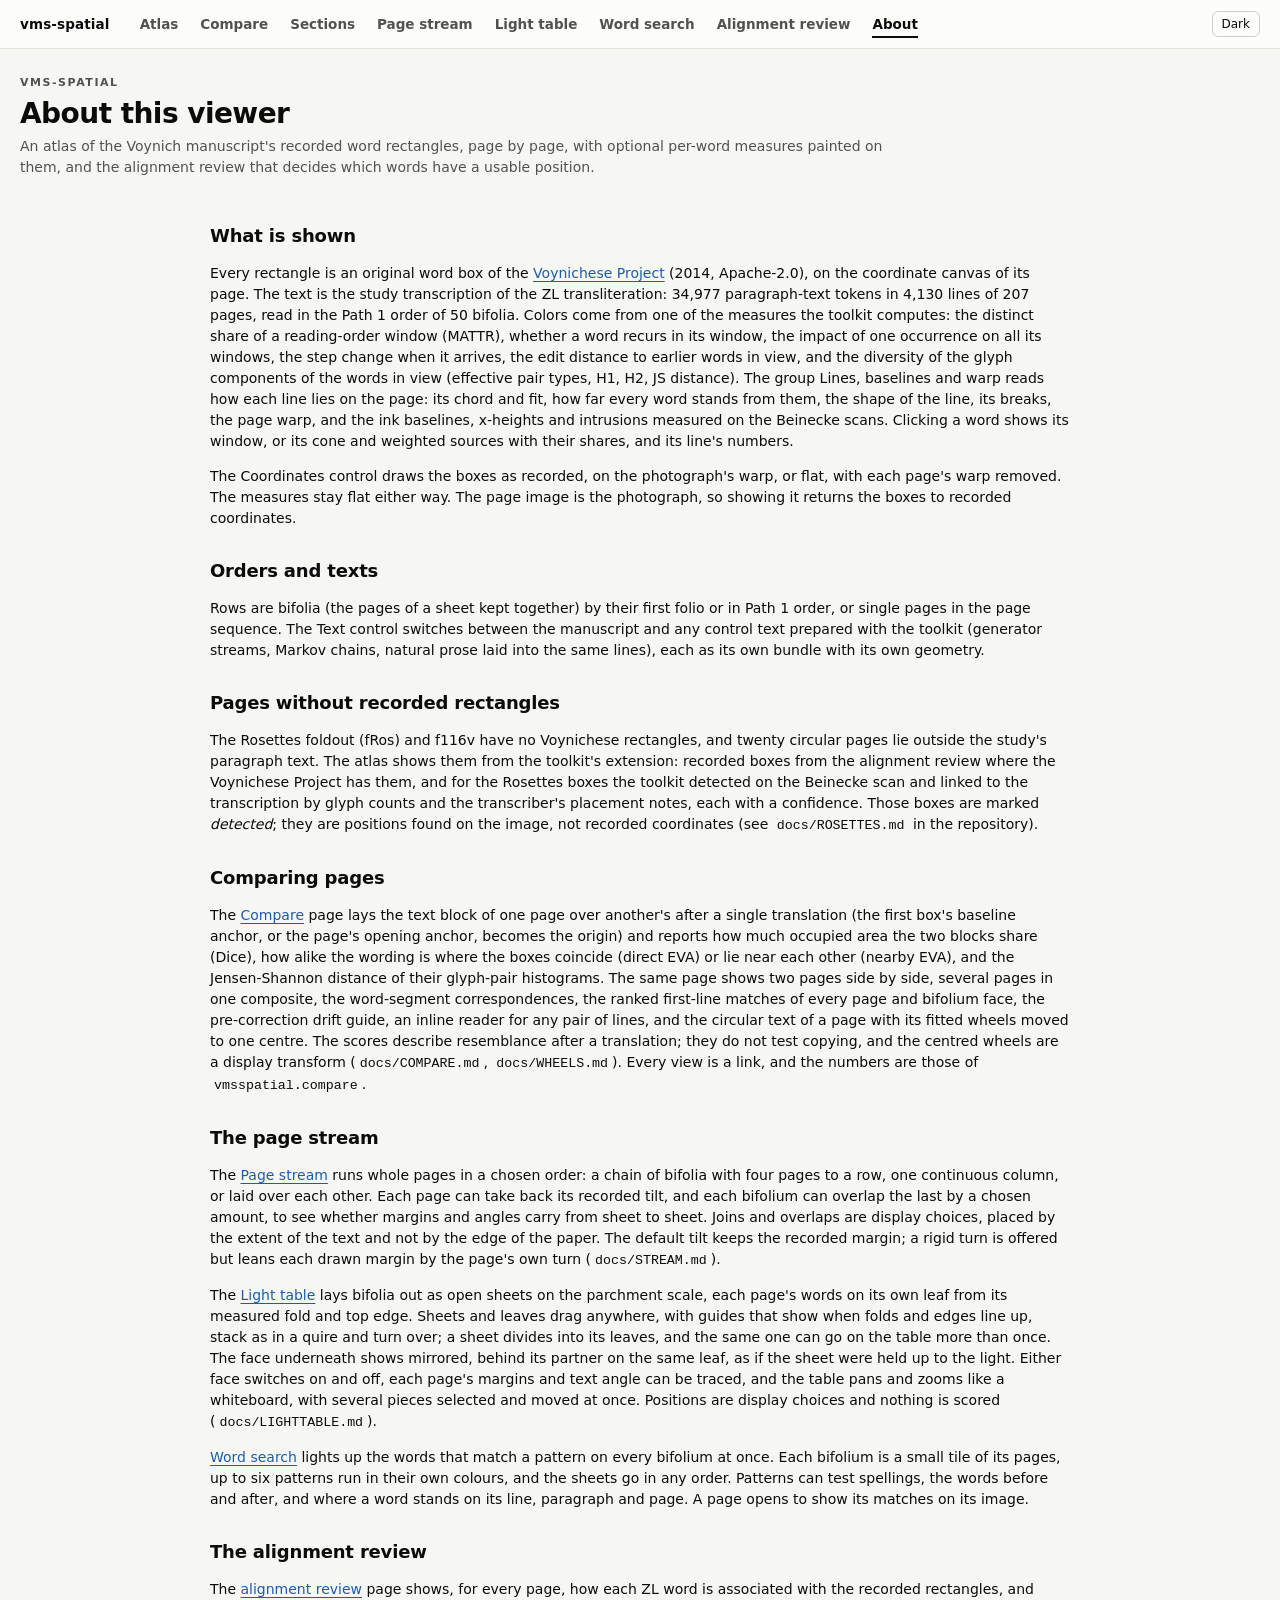
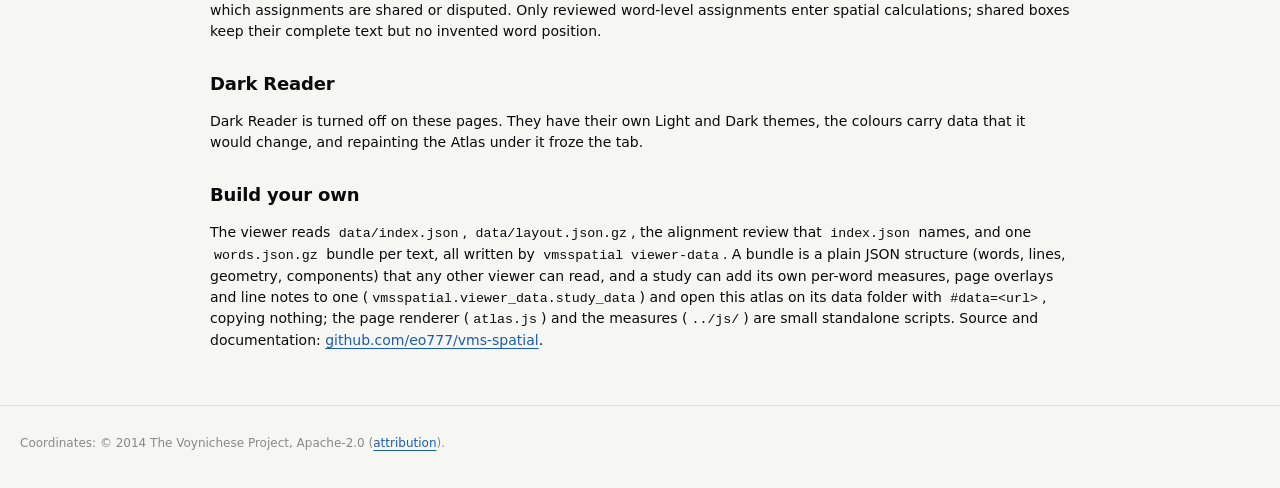
<file: viewer/about.html>
<!doctype html>
<html lang="en"><head><meta charset="utf-8"><meta name="viewport" content="width=device-width, initial-scale=1"><meta name="darkreader-lock">
<title>vms-spatial · About</title><link rel="stylesheet" href="style.css"><script src="site_nav.js" defer></script>
<style>main.about{max-width:900px}main.about h2{margin-top:28px}main.about code{background:var(--bg);padding:1px 4px;border-radius:4px}</style></head>
<body><nav class="site-nav"></nav><header class="masthead"><div class="eyebrow">VMS-SPATIAL</div><h1>About this viewer</h1>
<p class="sub">An atlas of the Voynich manuscript's recorded word rectangles, page by page, with optional per-word measures painted on them, and the alignment review that decides which words have a usable position.</p></header>
<main class="about">
<h2>What is shown</h2>
<p>Every rectangle is an original word box of the <a href="https://www.voynichese.com/">Voynichese Project</a> (2014, Apache-2.0), on the coordinate canvas of its page. The text is the study transcription of the ZL transliteration: 34,977 paragraph-text tokens in 4,130 lines of 207 pages, read in the Path 1 order of 50 bifolia. Colors come from one of the measures the toolkit computes: the distinct share of a reading-order window (MATTR), whether a word recurs in its window, the impact of one occurrence on all its windows, the step change when it arrives, the edit distance to earlier words in view, and the diversity of the glyph components of the words in view (effective pair types, H1, H2, JS distance). The group Lines, baselines and warp reads how each line lies on the page: its chord and fit, how far every word stands from them, the shape of the line, its breaks, the page warp, and the ink baselines, x-heights and intrusions measured on the Beinecke scans. Clicking a word shows its window, or its cone and weighted sources with their shares, and its line's numbers.</p>
<p>The Coordinates control draws the boxes as recorded, on the photograph's warp, or flat, with each page's warp removed. The measures stay flat either way. The page image is the photograph, so showing it returns the boxes to recorded coordinates.</p>
<h2>Orders and texts</h2>
<p>Rows are bifolia (the pages of a sheet kept together) by their first folio or in Path 1 order, or single pages in the page sequence. The Text control switches between the manuscript and any control text prepared with the toolkit (generator streams, Markov chains, natural prose laid into the same lines), each as its own bundle with its own geometry.</p>
<h2>Pages without recorded rectangles</h2>
<p>The Rosettes foldout (fRos) and f116v have no Voynichese rectangles, and twenty circular pages lie outside the study's paragraph text. The atlas shows them from the toolkit's extension: recorded boxes from the alignment review where the Voynichese Project has them, and for the Rosettes boxes the toolkit detected on the Beinecke scan and linked to the transcription by glyph counts and the transcriber's placement notes, each with a confidence. Those boxes are marked <em>detected</em>; they are positions found on the image, not recorded coordinates (see <code>docs/ROSETTES.md</code> in the repository).</p>
<h2>Comparing pages</h2>
<p>The <a href="compare.html">Compare</a> page lays the text block of one page over another's after a single translation (the first box's baseline anchor, or the page's opening anchor, becomes the origin) and reports how much occupied area the two blocks share (Dice), how alike the wording is where the boxes coincide (direct EVA) or lie near each other (nearby EVA), and the Jensen-Shannon distance of their glyph-pair histograms. The same page shows two pages side by side, several pages in one composite, the word-segment correspondences, the ranked first-line matches of every page and bifolium face, the pre-correction drift guide, an inline reader for any pair of lines, and the circular text of a page with its fitted wheels moved to one centre. The scores describe resemblance after a translation; they do not test copying, and the centred wheels are a display transform (<code>docs/COMPARE.md</code>, <code>docs/WHEELS.md</code>). Every view is a link, and the numbers are those of <code>vmsspatial.compare</code>.</p>
<h2>The page stream</h2>
<p>The <a href="stream.html">Page stream</a> runs whole pages in a chosen order: a chain of bifolia with four pages to a row, one continuous column, or laid over each other. Each page can take back its recorded tilt, and each bifolium can overlap the last by a chosen amount, to see whether margins and angles carry from sheet to sheet. Joins and overlaps are display choices, placed by the extent of the text and not by the edge of the paper. The default tilt keeps the recorded margin; a rigid turn is offered but leans each drawn margin by the page's own turn (<code>docs/STREAM.md</code>).</p>
<p>The <a href="lighttable.html">Light table</a> lays bifolia out as open sheets on the parchment scale, each page's words on its own leaf from its measured fold and top edge. Sheets and leaves drag anywhere, with guides that show when folds and edges line up, stack as in a quire and turn over; a sheet divides into its leaves, and the same one can go on the table more than once. The face underneath shows mirrored, behind its partner on the same leaf, as if the sheet were held up to the light. Either face switches on and off, each page's margins and text angle can be traced, and the table pans and zooms like a whiteboard, with several pieces selected and moved at once. Positions are display choices and nothing is scored (<code>docs/LIGHTTABLE.md</code>).</p>
<p><a href="search.html">Word search</a> lights up the words that match a pattern on every bifolium at once. Each bifolium is a small tile of its pages, up to six patterns run in their own colours, and the sheets go in any order. Patterns can test spellings, the words before and after, and where a word stands on its line, paragraph and page. A page opens to show its matches on its image.</p>
<h2>The alignment review</h2>
<p>The <a href="alignment.html">alignment review</a> page shows, for every page, how each ZL word is associated with the recorded rectangles, and which assignments are shared or disputed. Only reviewed word-level assignments enter spatial calculations; shared boxes keep their complete text but no invented word position.</p>
<h2>Dark Reader</h2>
<p>Dark Reader is turned off on these pages. They have their own Light and Dark themes, the colours carry data that it would change, and repainting the Atlas under it froze the tab.</p>
<h2>Build your own</h2>
<p>The viewer reads <code>data/index.json</code>, <code>data/layout.json.gz</code>, the alignment review that <code>index.json</code> names, and one <code>words.json.gz</code> bundle per text, all written by <code>vmsspatial viewer-data</code>. A bundle is a plain JSON structure (words, lines, geometry, components) that any other viewer can read, and a study can add its own per-word measures, page overlays and line notes to one (<code>vmsspatial.viewer_data.study_data</code>) and open this atlas on its data folder with <code>#data=&lt;url&gt;</code>, copying nothing; the page renderer (<code>atlas.js</code>) and the measures (<code>../js/</code>) are small standalone scripts. Source and documentation: <a href="https://github.com/eo777/vms-spatial">github.com/eo777/vms-spatial</a>.</p>
</main><footer><p>Coordinates: © 2014 The Voynichese Project, Apache-2.0 (<a href="NOTICE.txt">attribution</a>).</p></footer>
<script src="common.js"></script></body></html>
</file>
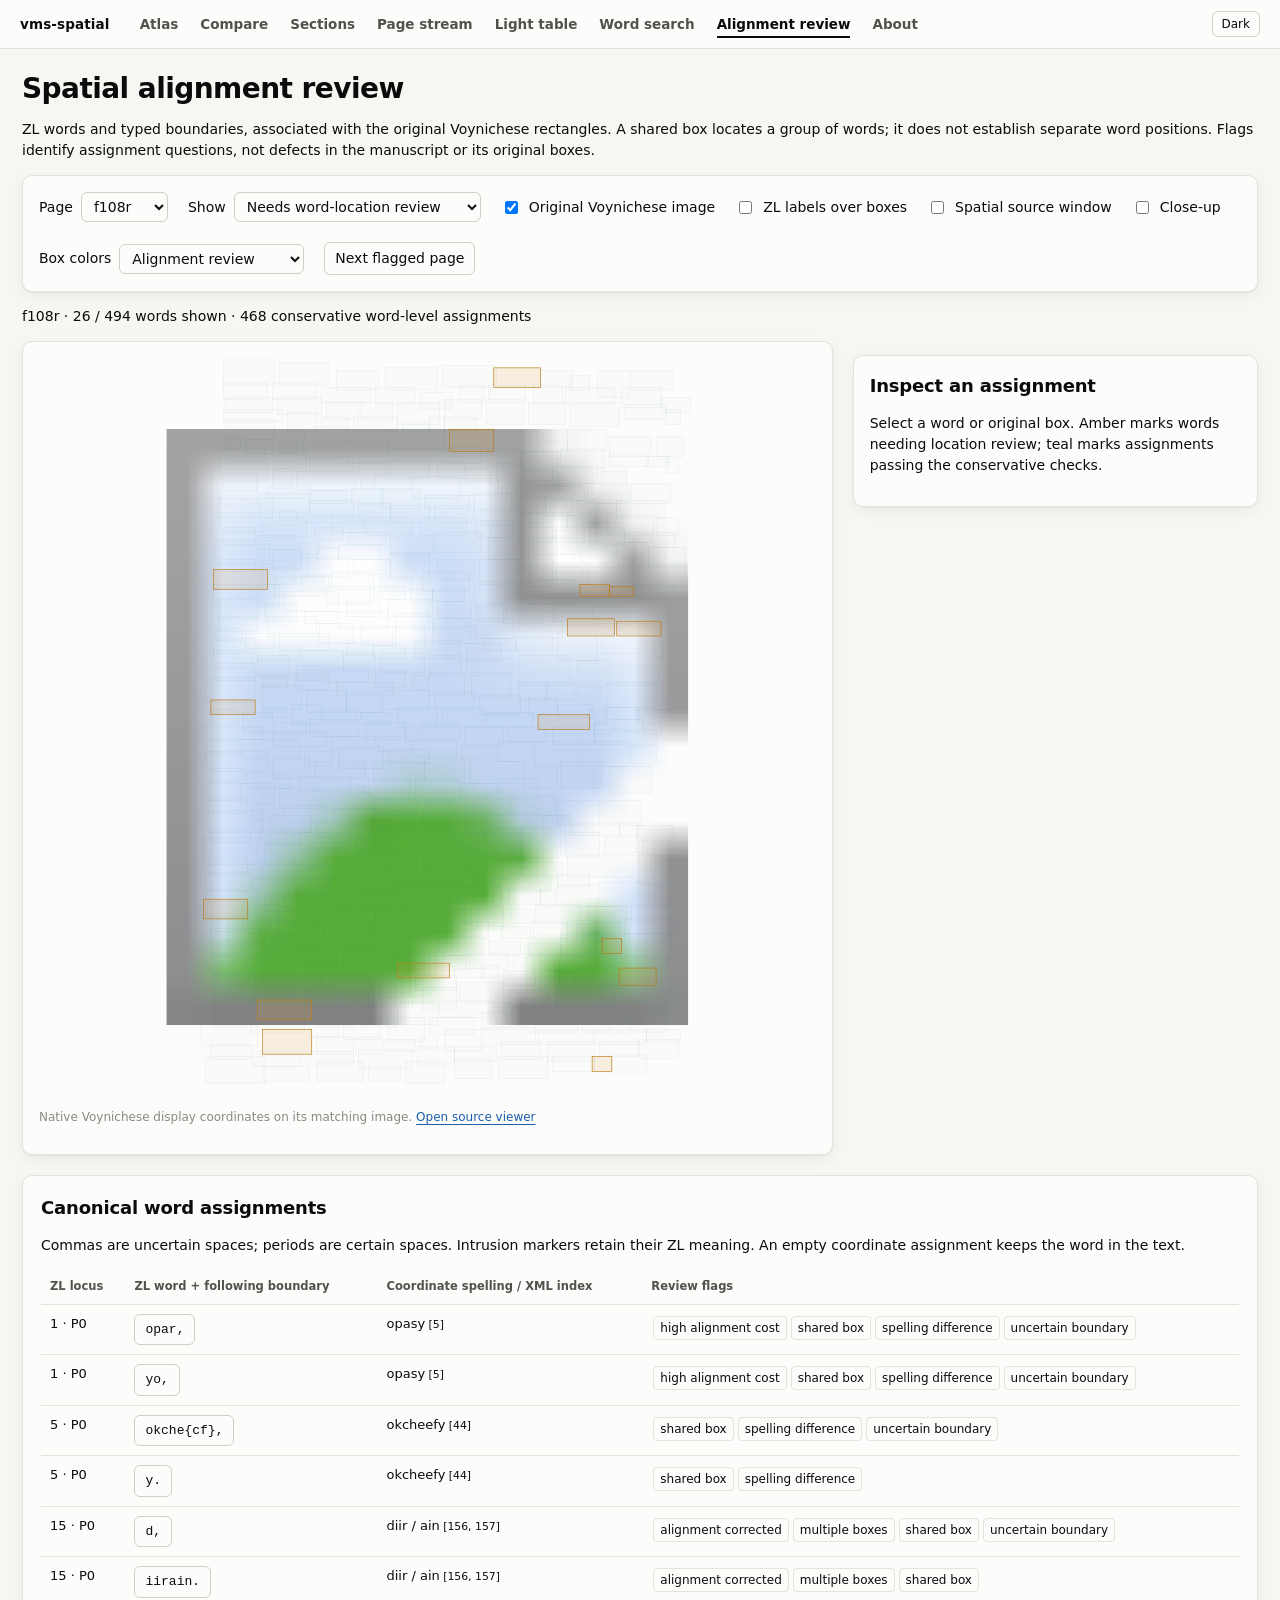
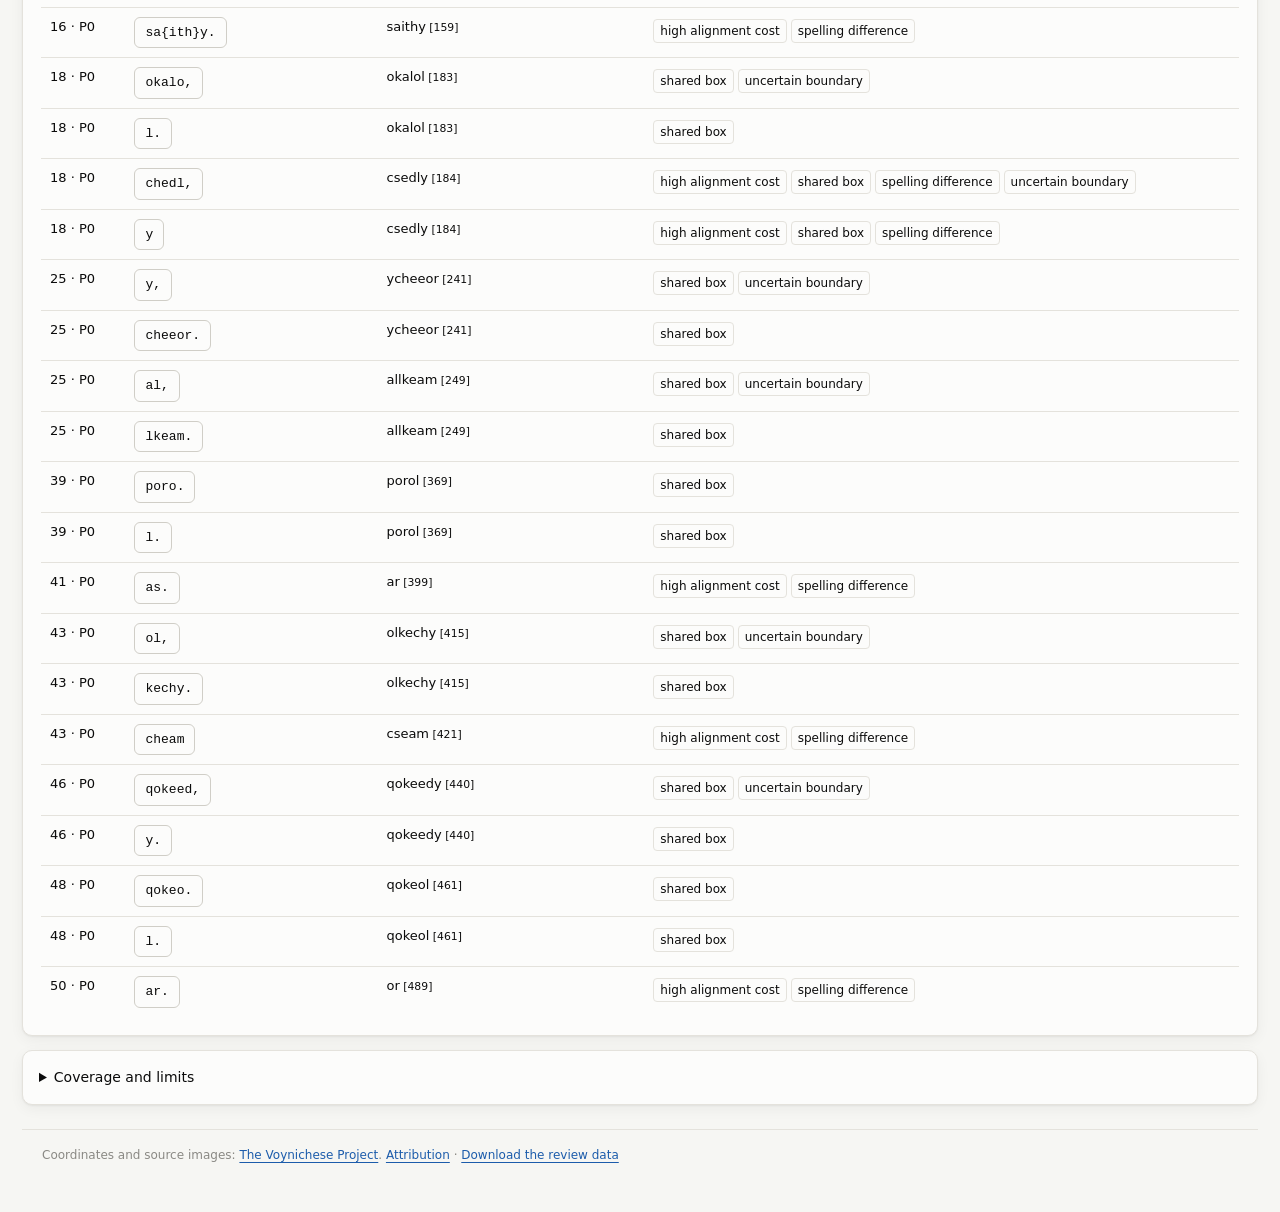
<file: viewer/alignment.html>
<!doctype html>
<html lang="en"><head><meta charset="utf-8"><meta name="viewport" content="width=device-width, initial-scale=1"><meta name="darkreader-lock">
<title>vms-spatial · Alignment review</title><link rel="stylesheet" href="style.css"><link rel="stylesheet" href="alignment.css"><script src="site_nav.js" defer></script></head>
<body><nav class="site-nav"></nav><main class="alignment-review">
<h1>Spatial alignment review</h1>
<p>ZL words and typed boundaries, associated with the original Voynichese rectangles. A shared box locates a group of words; it does not establish separate word positions. Flags identify assignment questions, not defects in the manuscript or its original boxes.</p>
<div class="panel review-controls"><label>Page <select id="reviewPage"></select></label>
<label>Show <select id="reviewFilter"><option value="review">Needs word-location review</option><option value="all">All words</option><option value="shared_box">Shared boxes</option><option value="alignment_corrected">Corrected assignments</option><option value="exact_compound_union">Compound unions</option><option value="image_reviewed_boundary">Image-reviewed boundaries</option><option value="spelling_difference">Different transcription</option><option value="uncertain_boundary">Uncertain spaces</option><option value="disconnected_parts">Disconnected assignments</option><option value="cross_locus">Cross-locus assignments</option><option value="short_wide">Short word / wide assignment</option></select></label>
<label><input id="reviewImage" type="checkbox" checked> Original Voynichese image</label><label><input id="reviewLabels" type="checkbox"> ZL labels over boxes</label>
<label><input id="reviewSources" type="checkbox"> Spatial source window</label><label><input id="reviewCloseup" type="checkbox"> Close-up</label>
<label>Box colors <select id="reviewColors"><option value="review">Alignment review</option><option value="green">Green</option><option value="components">Component diversity</option></select></label>
<button id="reviewNext" type="button">Next flagged page</button></div>
<p id="reviewSummary" role="status">Loading the alignment review…</p>
<p id="reviewComponentLegend" hidden></p>
<div class="review-layout"><section class="panel"><div id="reviewCanvas"></div><p id="reviewImageStatus" class="muted"></p></section>
<aside class="panel"><div id="reviewDetails">Select a box or a word in the table.</div></aside></div>
<section class="panel review-table"><h2>Canonical word assignments</h2><p>Commas are uncertain spaces; periods are certain spaces. Intrusion markers retain their ZL meaning. An empty coordinate assignment keeps the word in the text.</p><table><thead><tr><th>ZL locus</th><th>ZL word + following boundary</th><th>Coordinate spelling / XML index</th><th>Review flags</th></tr></thead><tbody id="reviewRows"></tbody></table></section>
<details class="panel"><summary>Coverage and limits</summary><p id="reviewCoverage"></p><p>The conservative spatial policy excludes shared or disputed word assignments, cross-locus merges, disconnected pieces and unresolved layout cases. A spelling difference alone is not a rejection. Long gallows and large original rectangles are retained. These checks are conservative screening, not a claim that every accepted word has been visually verified.</p><p>The image overlay uses Voynichese's own cropped display image and its exact display rectangles. Original XML pixel coordinates are retained separately for analyses. No original XML rectangle or ZL spelling was changed. The flag taxonomy and the policies are documented in the toolkit (<code>vmsspatial.audit.flags</code>); <code>vmsspatial audit token &lt;id&gt;</code> describes one word.</p></details>
<footer>Coordinates and source images: <a href="https://www.voynichese.com/">The Voynichese Project</a>. <a href="NOTICE.txt">Attribution</a> · <a href="../data/manuscript/spatial_review.json.gz">Download the review data</a></footer>
</main><script src="common.js"></script><script src="../js/sources.js"></script><script src="../js/review.js"></script><script src="alignment.js"></script></body></html>
</file>
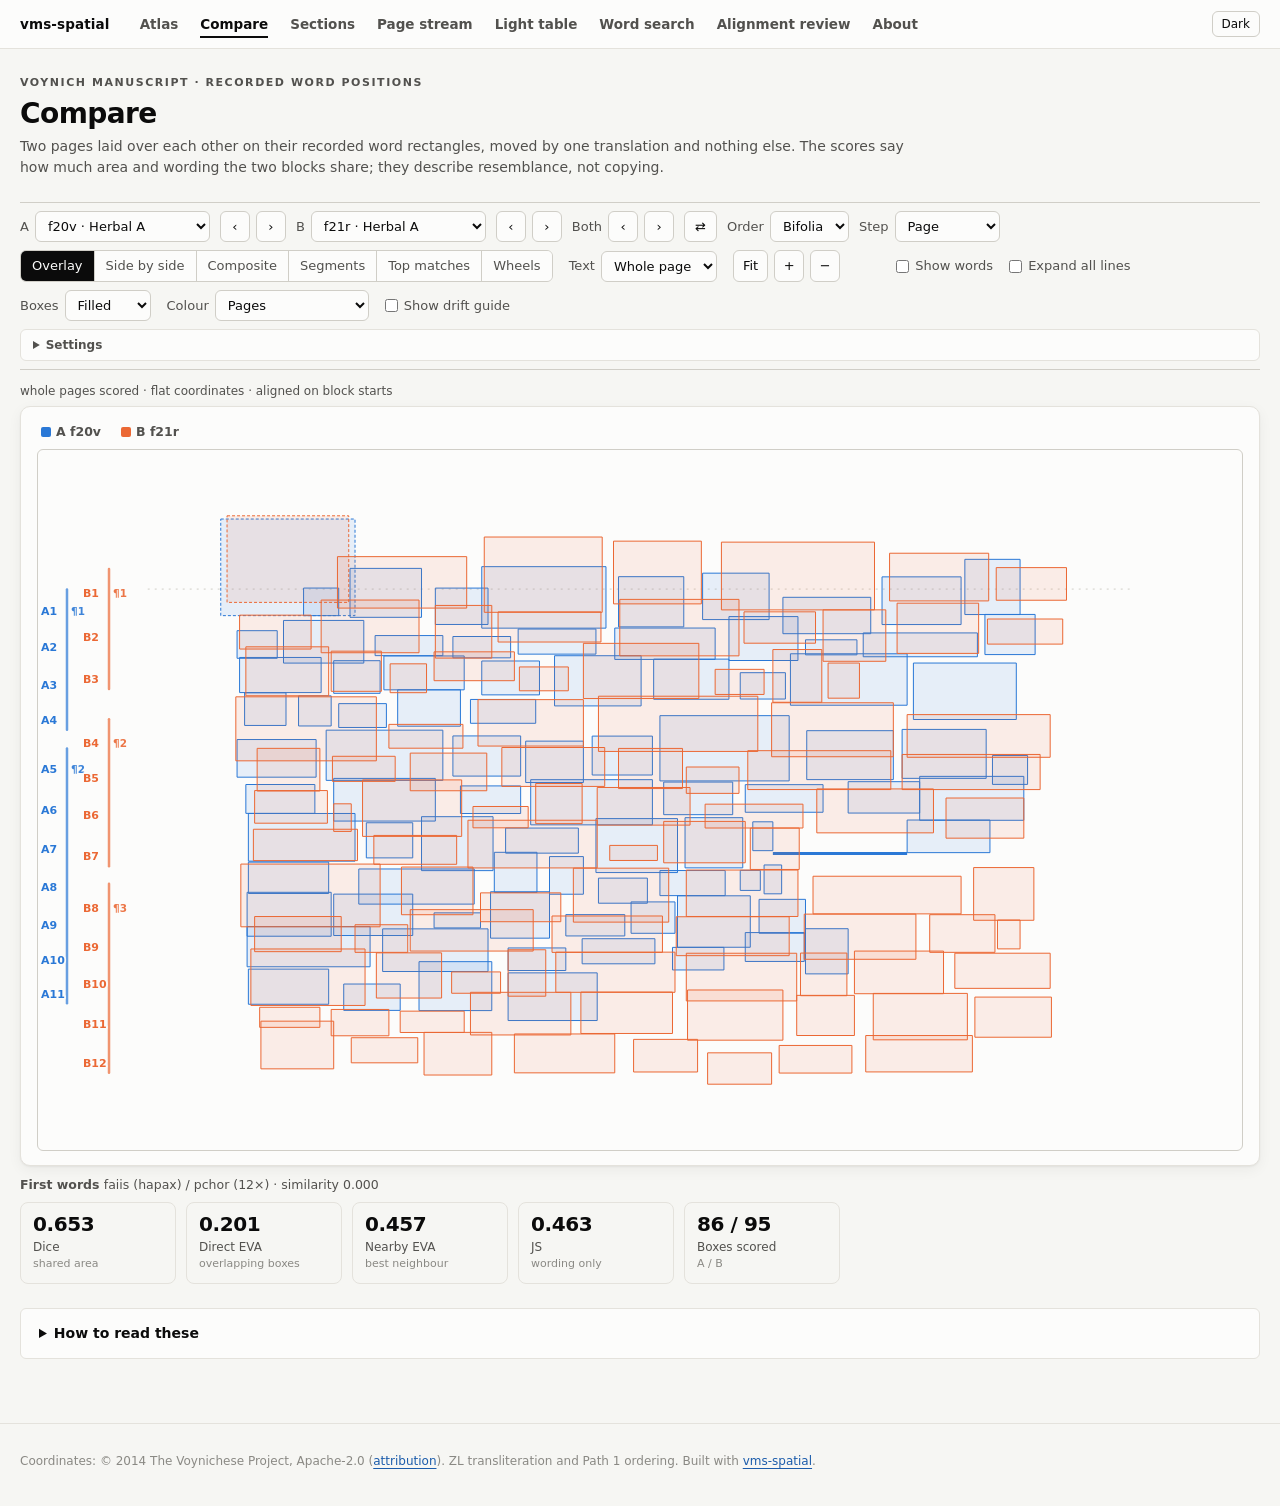
<file: viewer/compare.html>
<!doctype html>
<html lang="en"><head><meta charset="utf-8"><meta name="viewport" content="width=device-width, initial-scale=1"><meta name="darkreader-lock">
<title>vms-spatial · Compare</title>
<link rel="stylesheet" href="style.css"><link rel="stylesheet" href="compare.css">
<script src="site_nav.js" defer></script>
</head><body class="compare-page"><nav class="site-nav"></nav>
<header class="masthead"><div class="eyebrow">VOYNICH MANUSCRIPT · RECORDED WORD POSITIONS</div>
<h1>Compare</h1><p class="sub">Two pages laid over each other on their recorded word rectangles, moved by one translation and nothing else. The scores say how much area and wording the two blocks share; they describe resemblance, not copying.</p></header>
<main class="compare">
<div class="toolbar">
<div class="pair">
<label>A <select id="pageA" aria-label="Page A"></select></label><span class="pager"><button type="button" id="prevA" aria-label="Previous A">‹</button><button type="button" id="nextA" aria-label="Next A">›</button></span>
<label>B <select id="pageB" aria-label="Page B"></select></label><span class="pager"><button type="button" id="prevB" aria-label="Previous B">‹</button><button type="button" id="nextB" aria-label="Next B">›</button></span>
<span class="pager-group" title="Step A and B together, keeping the gap between them">Both <span class="pager"><button type="button" id="prevPair" aria-label="Previous pair">‹</button><button type="button" id="nextPair" aria-label="Next pair">›</button></span></span>
<button type="button" id="swap" aria-label="Swap A and B" data-tip="Swap A and B">⇄</button>
<label>Order <select id="order"></select></label>
<label title="How far the arrows move: a page, a sheet or a paragraph">Step <select id="step"><option value="page">Page</option><option value="bifolio">Bifolio</option><option value="paragraph">Paragraph</option></select></label>
</div>
<div class="seg" id="views" role="group" aria-label="View"><button type="button" data-view="overlay">Overlay</button><button type="button" data-view="side">Side by side</button><button type="button" data-view="composite">Composite</button><button type="button" data-view="segments">Segments</button><button type="button" data-view="matches">Top matches</button><button type="button" data-view="wheels">Wheels</button></div>
<label>Text <select id="text"><option value="page">Whole page</option><option value="1">Top 1</option><option value="2">Top 2</option><option value="3">Top 3</option><option value="4">Top 4</option><option value="5">Top 5</option><option value="custom">Custom</option></select></label>
<span class="pager zoom"><button type="button" id="zoomFit" style="width:auto;padding:5px 9px">Fit</button><button type="button" id="zoomIn" aria-label="Zoom in">+</button><button type="button" id="zoomOut" aria-label="Zoom out">−</button><span id="zoomLevel" class="zoom-level"></span></span>
<label class="check"><input type="checkbox" id="words"> Show words</label>
<label class="check" id="expandLabel"><input type="checkbox" id="expand"> Expand all lines</label>
<label id="wdirLabel" title="Bottom to centre follows the writing. Level stands every word upright at the same size." hidden>Word direction <select id="wdir"><option value="ring">Bottom to centre</option><option value="level">Level</option></select></label>
<label>Boxes <select id="boxes"><option value="fill">Filled</option><option value="outline">Outline</option><option value="hidden">Hidden</option></select></label>
<label>Colour <select id="color"><option value="pages">Pages</option><option value="js">Overlap JS</option><option value="sim">Overlap similarity</option><option value="area">Shared area</option></select></label>
<label class="check"><input type="checkbox" id="drift"> Show drift guide</label>
<details class="settings" id="settings"><summary>Settings</summary>
<div class="settings-fields">
<label>Alignment <select id="align"><option value="starts">Block starts</option><option value="page">Page positions</option></select></label>
<label>Coordinates <select id="coords"><option value="flat">Flat</option><option value="recorded">Recorded</option></select></label>
<label>Scale <select id="scale"><option value="pixels">Pixels</option><option value="body">Body heights</option></select></label>
<label>Scope <select id="scope"><option value="pages">Pages</option><option value="bifolia">Bifolia</option></select></label>
<label id="faceLabel" hidden>Face <select id="face"><option value="inner">Inner</option><option value="outer">Outer</option><option value="both">Both</option></select></label>
<span class="field-group"><label>Block A <select id="blockA"></select></label>
<label>Block B <select id="blockB"></select></label>
<label>Lines <select id="cutoff"><option value="1">Top 1</option><option value="2">Top 2</option><option value="3">Top 3</option><option value="4">Top 4</option><option value="5">Top 5</option><option value="all">All</option></select></label></span>
<label>Ranking <select id="metric"><option value="both">Combined</option><option value="dice">Dice</option><option value="js">JS distance</option><option value="spatial">Position-constrained EVA</option></select></label>
<label>Guide slope <select id="gain"><option value="1">×1</option><option value="5">×5</option><option value="10">×10</option></select></label>
<button type="button" id="export">Export JSON</button>
</div>
<details class="method"><summary>Method</summary>
<p class="settings-note" id="baselineNote"></p>
<p class="settings-note">Each page's block is translated so that its first box's baseline anchor (or, with Page positions, the page's opening anchor) lies at the origin; nothing is rotated or scaled. Text chooses the block of both pages at once: the whole page with every line scored, or the opening block with the top lines scored; Custom takes the Block A, Block B and Lines choices here. Flat coordinates remove the stored page warp; Body heights multiply each page by 30 / its median box height. Lines beyond the cutoff stay as faint context. Dice is the shared occupied area over the two areas; Direct EVA compares each box with the boxes overlapping it by a fifth of the smaller area; Nearby EVA takes each box's best match within half a body width and height; JS is the Jensen-Shannon distance of the two blocks' glyph-pair histograms, which ignores positions. Colour paints each scored box live against the boxes of the other page that touch it: Overlap JS is the JS distance between the box's own glyph-pair histogram and that of the touching words joined, Overlap similarity the EVA edit similarity to its best touching partner, Shared area the share of the box covered by the other page; a box nothing touches keeps a grey outline. The drift guide is the page's median signed baseline chord angle (positive falls to the right) drawn through the origin; Guide slope steepens the line for display, never the quoted angle. Rankings come from the first-line scan (19,701 page pairs; bifolium faces 666 / 780 / 595); a metric other than Combined re-sorts the 50 shipped matches. Anchors, policy and data version are stated above; <code>vmsspatial compare</code> and <code>docs/COMPARE.md</code> give the same numbers from Python.</p>
</details>
</details>
</div>
<p id="status" class="status" role="status" aria-live="polite">Loading…</p>
<div id="viewTools" class="view-tools" hidden></div>
<div id="figure" class="figure" aria-live="off"></div>
<div id="readout" class="readout"></div>
<div id="extra" class="extra"></div>
<details class="reading"><summary>How to read these</summary>
<p><b>Dice</b> is the occupied area the two blocks share after the translation, twice the intersection over the sum of the two areas; one box and two adjoining boxes covering the same space score alike, so a word boundary is not a mismatch. <b>Direct EVA</b> compares every box with the boxes of the other page that overlap it by at least a fifth of the smaller area, as the edit distance of their EVA atoms over the longer string, weighted by the shared area. <b>Nearby EVA</b> is the best single-box similarity within half a body word width and half a body box height, averaged over the boxes that have such a neighbour. <b>JS</b> is the Jensen-Shannon distance between the two blocks' histograms of adjacent glyph units with the words joined into one line; it compares wording only and sees no positions.</p>
<p><b>Boxes.</b> A is blue, B orange; filled boxes are scored, faint ones are context beyond the line cutoff, the dashed box is the anchor that sets the origin, and it is scored like the others. Thick strokes on a baseline mark an intrusion break in the transcription. Click a page's name above the figure to hide or show its boxes; the scores keep both pages. Click a line number or a word to pull the two corresponding lines apart and read them; the partner line is the one with the nearest baseline, and the arrows step through the pairs. Scores are computed on the untouched blocks.</p>
<p><b>Margin.</b> The left margin gives each page's line labels, A1 and B1. A bar beside them spans each paragraph, with its number at the top: labels and ring text are in no paragraph and have no bar. Click a line label to read that line beside its partner. Each panel keeps its own open line, and the page arrows carry it to the new pages.</p>
<p><b>Expand all lines.</b> Opens every line at once, each beside its partner. Rings and rays stay together below them.</p>
<p><b>Maximize.</b> With more than one panel, ⤢ fills the width with that panel. ⤡ or Escape returns to all of them.</p>
<p><b>Boxes.</b> Filled, Outline or Hidden changes how the word rectangles are drawn and nothing else: the scores stay the same, hidden boxes still answer to hover and clicks, and with boxes hidden the colour modes paint the words instead.</p>
<p><b>Colour.</b> The three colour modes paint every scored box against the boxes of the other page that touch it, teal for alike or well covered and warm for different or barely covered: Overlap JS (the glyph-pair histogram of the word against that of the touching words joined; a one-glyph word has no pairs and stays grey), Overlap similarity (edit similarity to the best touching partner) and Shared area (the share of the box under the other page). The value is in the box's tooltip. These are per-box descriptions of the same overlay, not new scores.</p>
<p><b>Drift guide.</b> For every horizontal paragraph line with at least four located boxes the signed angle of the chord from its first to its last baseline anchor; the page value is the median over the qualifying lines and is drawn through the origin (dashed for B), the per-line chords along their lines. Recorded coordinates give the angle before the warp correction, flat coordinates after it. The angles mix writing direction with camera rotation and page deformation.</p>
<p><b>Word direction.</b> A word's size comes from its length along its own direction, not from the width of its box, so the words at 3 and 9 o'clock are as large as those at 12 o'clock. Bottom to centre turns each ring word the way it is written, with its bottom towards the wheel's centre, and rotated lines along their chord. Level stands the same words upright to read them. Only the labels turn: the boxes stay where they were measured.</p>
<p><b>What the scores do not mean.</b> Pages share layouts for many reasons (a drawing's shape, line length habits, a ruled margin), and a high Dice is common between pages of one section. A rank is a retrieval order, not a probability. A translation-only overlay has no direction: A on B equals B on A, so it cannot tell copying from a shared template or from writing habits. The centred wheel composite moves each wheel to a common centre and changes nothing else; it is a display transform, not measured geometry.</p>
</details>
</main>
<footer><p>Coordinates: © 2014 The Voynichese Project, Apache-2.0 (<a href="NOTICE.txt">attribution</a>). ZL transliteration and Path 1 ordering. Built with <a href="https://github.com/eo777/vms-spatial">vms-spatial</a>.</p></footer>
<script src="common.js"></script><script src="js/compare_math.js"></script><script src="js/word_labels.js"></script><script src="compare_state.js"></script><script src="compare.js"></script></body></html>
</file>
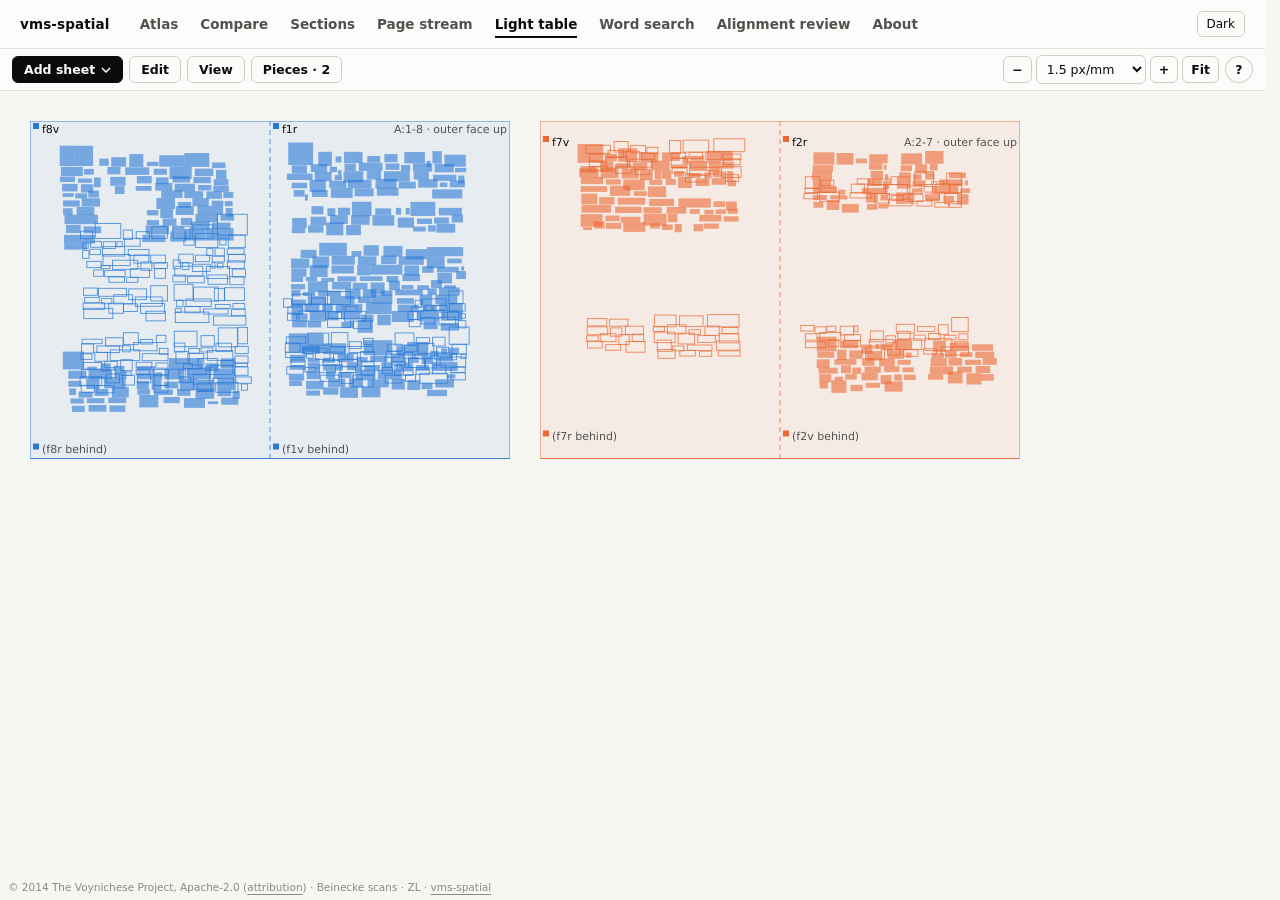
<file: viewer/lighttable.html>
<!doctype html>
<html lang="en"><head><meta charset="utf-8"><meta name="viewport" content="width=device-width, initial-scale=1"><meta name="darkreader-lock">
<title>vms-spatial · Light table</title>
<link rel="stylesheet" href="style.css"><link rel="stylesheet" href="compare.css"><link rel="stylesheet" href="stream.css"><link rel="stylesheet" href="lighttable.css">
<script src="site_nav.js" defer></script>
</head><body class="compare-page lt-app"><nav class="site-nav"></nav>
<main class="compare stream lighttable"><h1 class="sr-only">Light table</h1>
<div class="lt-bar" id="toolbar" role="toolbar" aria-label="Light table">
<div class="lt-wrap"><button type="button" class="lt-btn lt-primary" id="addBtn" aria-haspopup="dialog" aria-expanded="false" aria-controls="addPanel" title="Add a bifolium as a sheet, or one of its leaves">Add sheet <svg viewBox="0 0 10 6" width="10" height="6" aria-hidden="true"><path d="M1 1l4 4 4-4" fill="none" stroke="currentColor" stroke-width="1.5"/></svg></button>
<div class="lt-panel lt-add" id="addPanel" role="dialog" aria-label="Add a bifolium" hidden>
<input type="search" id="addSearch" placeholder="Search: A:1-8, f68, Herbal…" aria-label="Search the bifolia" autocomplete="off" spellcheck="false">
<div class="lt-addlist" id="addList"></div>
<p class="lt-hint" id="addHint">A bifolium's name adds the whole sheet; a folio adds that leaf alone.</p>
</div></div>
<div class="lt-wrap"><button type="button" class="lt-btn" id="editBtn" aria-haspopup="menu" aria-expanded="false" aria-controls="editMenu">Edit</button>
<div class="lt-panel lt-menu" id="editMenu" role="menu" hidden>
<button type="button" role="menuitem" id="selectAll">Select all<kbd>Ctrl A</kbd></button>
<button type="button" role="menuitem" id="turnSel">Turn over<kbd>F</kbd></button>
<button type="button" role="menuitem" id="cutSel">Divide or join<kbd>D</kbd></button>
<button type="button" role="menuitem" id="dupSel">Duplicate<kbd>Ctrl D</kbd></button>
<button type="button" role="menuitem" id="removeSel">Remove<kbd>Del</kbd></button>
<hr>
<button type="button" role="menuitem" id="stack" title="Put each piece's fold edge and top edge on the first one's, as nested in a quire">Stack at the fold</button>
<button type="button" role="menuitem" id="spread" title="Lay the pieces out in rows">Spread out</button>
<hr>
<label class="check" title="While a piece is dragged, a fold or edge that comes within reach of another piece's jumps onto it"><input type="checkbox" id="snap"> Snap to guides</label>
<hr>
<button type="button" role="menuitem" id="clear">Clear the table</button>
</div></div>
<div class="lt-wrap"><button type="button" class="lt-btn" id="viewBtn" aria-haspopup="true" aria-expanded="false" aria-controls="viewMenu">View</button>
<div class="lt-panel lt-view" id="viewMenu" hidden>
<fieldset><legend>Pages</legend>
<label class="check" title="The text of every sheet's outer face, Bv | Ar"><input type="checkbox" id="outerFaces"> Outer face</label>
<label class="check" title="The text of every sheet's inner face, Av | Br"><input type="checkbox" id="innerFaces"> Inner face</label>
<label class="check" title="The text of the face that is up on each piece, as read"><input type="checkbox" id="faceUp"> Visible face</label>
<label class="check" title="The text of the face underneath each piece, seen through it"><input type="checkbox" id="underneath"> Face underneath</label>
</fieldset>
<fieldset><legend>Show</legend>
<label class="check" title="Write each word's EVA spelling in its box"><input type="checkbox" id="words"> Words</label>
<label id="wdirLabel" title="For rings and turned lines. Bottom to centre follows the writing. Level stands every word upright at the same size." hidden>Word direction <select id="wdir"><option value="ring">Bottom to centre</option><option value="level">Level</option></select></label>
<label class="check" title="Trace each page's text edges: the left and right ends of its full paragraph rows"><input type="checkbox" id="margins"> Margins</label>
<label class="check" title="Each line of text as plotted, through its words' baseline points; solid where the text angle is measured on it"><input type="checkbox" id="lines"> Lines</label>
<label class="check" title="Draw each page's median line angle as the words are drawn, against the level"><input type="checkbox" id="angle"> Text angle</label>
<div class="lt-sub" id="angleOpts" hidden>
<label title="Where each page's angle line is drawn">At <select id="angleAt"><option value="text">the text's centroid</option><option value="page">the middle of the page</option></select></label>
<label title="How long each page's angle line is">Length <select id="angleLength"><option value="text">as wide as the text</option><option value="equal">equal, 100 mm</option></select></label>
<label class="check" title="The true angle, in degrees, beside each line's end"><input type="checkbox" id="angleValues"> Values</label>
<label title="Draw each angle this many times as steep, so that small differences show; the values stay true">Exaggerate <select id="angleScale"><option value="1">×1, the true angle</option><option value="2">×2</option><option value="5">×5</option><option value="10">×10</option><option value="20">×20</option><option value="50">×50</option><option value="100">×100</option></select></label>
</div>
<label class="check" title="While a piece moves, show which fold or edge of another piece it lines up with, and how far off"><input type="checkbox" id="guides"> Guides</label>
</fieldset>
<fieldset><legend>Labels</legend>
<label title="Where each sheet's name and the face it shows are written">Sheet names <select id="sheetLabel"><option value="inside">on the sheet</option><option value="above">above it, clear of the pages</option><option value="off">off</option></select></label>
<label title="Where each page's name is written">Page names <select id="pageLabel"><option value="corner">at the leaf's corner</option><option value="above">above it, clear of the pages</option><option value="off">off</option></select></label>
<label class="check" title="A second copy of a bifolium on the table is named with (2), and so on; the Pieces list always numbers them"><input type="checkbox" id="copyNumbers"> Copy numbers</label>
</fieldset>
<fieldset><legend>Opacity</legend>
<label class="check" title="Step every word box back, so the margins and angles stand out"><input type="checkbox" id="dim"> Dim word boxes</label>
<label class="lt-range">Word boxes <input type="range" id="op-boxes" min="0" max="100" step="5"><output></output></label>
<label class="lt-range">Boxes underneath <input type="range" id="op-under" min="0" max="100" step="5"><output></output></label>
<label class="lt-range">Margins <input type="range" id="op-margins" min="0" max="100" step="5"><output></output></label>
<label class="lt-range">Angles <input type="range" id="op-angles" min="0" max="100" step="5"><output></output></label>
<label class="lt-range">Lines <input type="range" id="op-lines" min="0" max="100" step="5"><output></output></label>
<label class="lt-range">Leaf tint <input type="range" id="op-paper" min="0" max="100" step="5"><output></output></label>
</fieldset>
<fieldset><legend>Colour</legend>
<label>By <select id="colour"><option value="sheet">One per sheet</option><option value="face">Outer and inner faces</option></select></label>
<span class="lt-legend" id="legend" hidden><button type="button" class="lt-chip" id="faceOuter" title="Choose the outer face's colour" aria-label="Outer face colour"></button>outer <button type="button" class="lt-chip" id="faceInner" title="Choose the inner face's colour" aria-label="Inner face colour"></button>inner</span>
</fieldset>
<fieldset><legend>Coordinates</legend>
<label><select id="coords" aria-label="Coordinates"><option value="flat">Flat (dewarped)</option><option value="recorded">Recorded (as drawn)</option></select></label>
</fieldset>
</div></div>
<div class="lt-wrap"><button type="button" class="lt-btn" id="piecesBtn" aria-haspopup="true" aria-expanded="false" aria-controls="piecesPanel">Pieces</button>
<div class="lt-panel lt-pieces" id="piecesPanel" hidden><div class="lt-sheets" id="list" aria-label="Pieces on the table"></div><p class="lt-hint" id="piecesEmpty" hidden>Nothing on the table yet.</p></div></div>
<span class="lt-spacer"></span>
<div class="lt-zoom" role="group" aria-label="Zoom"><button type="button" class="lt-btn" id="zoomOut" aria-label="Zoom out" title="Zoom out (−)">−</button><select id="zoom" aria-label="Zoom"><option value="0.75">0.75 px/mm</option><option value="1">1 px/mm</option><option value="1.5">1.5 px/mm</option><option value="2">2 px/mm</option><option value="3">3 px/mm</option><option value="4">4 px/mm</option></select><button type="button" class="lt-btn" id="zoomIn" aria-label="Zoom in" title="Zoom in (+)">+</button><button type="button" class="lt-btn" id="fit" title="Zoom to fit the selection, or every piece (Shift 1)">Fit</button></div>
<div class="lt-wrap"><button type="button" class="lt-btn lt-help-btn" id="helpBtn" aria-haspopup="dialog" aria-expanded="false" aria-controls="helpPanel" aria-label="Help" title="Help, and notes on what is drawn">?</button>
<div class="lt-panel lt-help" id="helpPanel" role="dialog" aria-label="Help" hidden>
<p class="status" id="status" aria-live="polite">Loading…</p>
<p class="note" id="notes"></p>
<h2>Using the table</h2>
<p><b>Selecting and moving.</b> Click a piece to select it, and Shift-click to add or take away another. Drag on the empty table to draw a box: every piece it touches is selected. Drag a selected piece to move them all. The arrow keys move the selection 0.5 mm a step, 5 mm with Shift, 0.1 mm with Alt. A click on the empty table, or Escape, lets go. A piece goes exactly where it is put. With Guides on (View), a line shows where one of its folds or edges comes within about a millimetre of another piece's, or its top edge of the other's top or bottom edge, with how far off it is; the line turns solid and reads aligned when they meet, and goes when you let go. With Snap to guides on (Edit), a piece being dragged jumps onto such a line.</p>
<p><b>Panning and zooming.</b> Drag with the right or middle button, or hold Space and drag, to pan. The wheel zooms about the pointer; − and + zoom too, and Fit (Shift 1) shows the selection, or every piece. The table has no edge.</p>
<p><b>The selection's toolbar.</b> Over the selected pieces, a toolbar sets their colour (one of the six sheet colours, ink, or any colour with Custom) and opacity, turns them over (F), shows both faces, divides a sheet into its leaves or joins them (D), chooses which of a piece's pages are drawn, duplicates them (Ctrl D) and removes them (Delete). Both faces puts each piece's other face beside it, to the right, linked: the two move, turn and change together, and nothing is drawn behind either, so each physical face can be read on its own at once. Duplicate puts a copy of each, as it is, to the right of the selection, and selects the copies. Edit has the same, with Select all (Ctrl A), Stack at the fold and Spread out, which act on the selection when two or more are selected and on every piece otherwise.</p>
<p><b>Adding.</b> Add sheet opens the list of bifolia, with a search box: type a name (A:1-8), a folio (f68, or 68) or a section. Click a bifolium's name to add the whole sheet, or one of its folios to add that leaf alone. The same bifolium or leaf can go on the table more than once, each copy in its own colour; the two leaves of one sheet share it. Pieces lists them, with the faces and pages each shows, where each lies against the first, and the same controls; a name there selects the piece and brings it into view.</p>
<p><b>Sheets.</b> Each sheet is one bifolium opened flat: two leaves of the catalogue's 160 × 225 mm, the fold dashed between them. The face that is up is drawn as read, its words filled. The face underneath is mirrored about the fold, its words in outline, so each of its pages lies behind its partner on the same leaf, as if the sheet were held up to the light: the outer face is Bv | Ar and the inner face Av | Br, so Av lies behind Ar and Br behind Bv. A sheet turns over about its fold. Divide cuts it at the fold into its two leaves, each left where it lay, and a leaf turns over where it lies, so its bound edge goes to the other side; Join makes the sheet whole again.</p>
<p><b>Placement.</b> Every page is in millimetres from its fold and its leaf's top edge, measured on the Beinecke scans or estimated, as on the Page stream's parchment scale. The strip of a leaf hidden in the binding is not measured, so a gap across a fold can be a little short. Foldout panels lie outward from the fold, in panel order; every foldout leaf is drawn at its widths measured on the Beinecke photographs, with its creases and further folds dashed, each page on its own panels; f101r and f101v each run across both panels of their leaf. On f101 the binding hides about 13 mm more of the panel by the binding on the recto than on the verso, so that panel is drawn at each face's own width. The Rosettes sheet (N:85-86) is drawn folded as it is, three panels across and two down, as the Beinecke photographs show it. The Rosettes fill its inside (f85v | f86r), drawn whole as photographed, so that they run on across the creases. Outside, the lower row (f86v5, f86v3, f85r1) reads the same way up as the Rosettes, and the upper row (f86v6, f86v4, f85r2) is written upside down, to be read with the upper half folded down over the lower. Flat coordinates take each page's shared curve and tilt out of the vertical positions; Recorded keeps them as drawn.</p>
<p><b>What is drawn (View).</b> Outer face and Inner face show or hide the text of every sheet's outer face (Bv | Ar) or inner face (Av | Br); Visible face and Face underneath, the text of the face up on each piece and of the face seen through it, whichever physical face that is. The Opacity sliders set the strength of the word boxes on either face, the margins and angles, and the leaves' tint for every piece at once, and Dim word boxes steps every box back so the margins and angles stand out. One per sheet gives each piece its own colour; Outer and inner faces colours every page by the face of its sheet, Bv and Ar one colour and Av and Br another, wherever the piece lies and whichever side is up, so where pieces overlap the filled colour shows which side of each sheet is up; the two squares beside it choose those colours.</p>
<p><b>Words.</b> Words writes each word's EVA spelling in its box once the zoom makes it big enough to read, from about 2 px/mm. Words on the face underneath are written the right way round, for reading, at their mirrored places. On rings and turned lines a word is written along the writing, its bottom towards the wheel's centre, at one size for the page, sized by its length along that direction rather than its box's width; Word direction: Level stands those words upright at the same size, where they can run past their boxes.</p>
<p><b>Margins.</b> Each page's text edges, in its colour. A dot on the left is the left end of a full paragraph row that is not its paragraph's first, as the Page stream's margin points; a dot on the right is the right end of a full paragraph row that is not its paragraph's last, which stops short. A row is full when every one of its words is located, in at least three boxes. A line joins only consecutive rows, so a gap stays a gap. The trace follows the writing, so where a line goes round a drawing or stops short, so does the trace. Behind, mirrored, the trace is dashed, and a page's left edge lies on the right.</p>
<p><b>Text angle.</b> A solid line at each page's median line angle as its words are drawn, with the level dotted through the same point and as long: in Flat coordinates the angle after flattening, which takes the page's tilt out (a tenth of a degree at the median), and in Recorded the angle as written (about a degree). The line goes through the centroid of the page's paragraph text, as wide as the text, or, under View, through the middle of the page, or 100 mm long on every page, so the angles can be compared side by side. Exaggerate draws every line that many times as steep (×2 to ×100, never past 85°), since most pages lie within a degree or two of one another, and after flattening within a few tenths; the values still give the true angle, and a note in the table's top right corner says how much the lines are drawn up. Its value stands just past the line's right end, positive where the lines fall to the right, and Values, under View, turns the values off; hovering a word names the page and gives both angles. Behind, the line is mirrored with its page and dashed, its value past the left end, still the angle as written. Both the angle and the margins are measured against the photograph's frame, not the edge of the parchment, and pages with no horizontal paragraph lines have none. </p>
<p><b>Labels.</b> Sheet names, under View, writes each sheet's name and the face it shows on the sheet, above it, or not at all; Page names writes each page's name at its leaf's corner, above its leaf, or not at all. Above, each name is a small tag in the space over its sheet or leaf, clear of the pages: the tags of sheets lying on one another go side by side, then in rows, and below the sheet where there is no room above, so none covers another or a page. A click on a tag selects its sheet, and dragging it moves the sheet. Copy numbers off leaves the (2) of a second copy out of the names on the table; the Pieces list keeps it.</p>
<p><b>Lines.</b> Each horizontal paragraph line of a page as plotted, through its words' baseline points, in the page's colour, drawn as the words are (flat or recorded) and never exaggerated. The lines the text angle is the median of are solid, the others dotted. The opacity sliders set the margins, the angles and the lines apart.</p>
<p><b>The address.</b> The pieces, their places, faces, pages, colours and opacities, and the View choices stay in the address, so a link reopens them. Positions are display choices: nothing here is a statistical test.</p>
<p class="lt-credit">Coordinates: © 2014 The Voynichese Project, Apache-2.0 (<a href="NOTICE.txt">attribution</a>). Leaf edges measured on the Beinecke Library's scans. ZL transliteration. Built with <a href="https://github.com/eo777/vms-spatial">vms-spatial</a>.</p>
</div></div>
</div>
<div class="lt-board tipzone" id="table" tabindex="-1" aria-label="The table: drag to select, right-drag to pan, the wheel zooms">
<div class="lt-surface" id="surface"></div>
<div class="lt-marquee" id="marquee" hidden></div>
<p class="lt-badge" id="angleBadge" role="status" hidden></p>
<div class="lt-float" id="float" role="toolbar" aria-label="Selected pieces" hidden></div>
<p class="lt-corner">© 2014 The Voynichese Project, Apache-2.0 (<a href="NOTICE.txt">attribution</a>) · Beinecke scans · ZL · <a href="https://github.com/eo777/vms-spatial">vms-spatial</a></p>
</div>
<div class="lt-pop" id="colourPop" role="dialog" aria-label="Colour" hidden><div class="lt-presets" id="presets"></div><label class="lt-custom">Custom <input type="color" id="customColour"></label></div>
<div class="lt-pop lt-pagespop" id="pagesPop" role="dialog" aria-label="Pages shown" hidden></div>
</main>
<script src="common.js"></script><script src="js/compare_math.js"></script><script src="compare_state.js"></script><script src="js/section_math.js"></script><script src="js/stream_1a_preset.js"></script><script src="js/stream_math.js"></script><script src="js/sheet_math.js"></script><script src="js/word_labels.js"></script><script src="lighttable.js"></script></body></html>
</file>
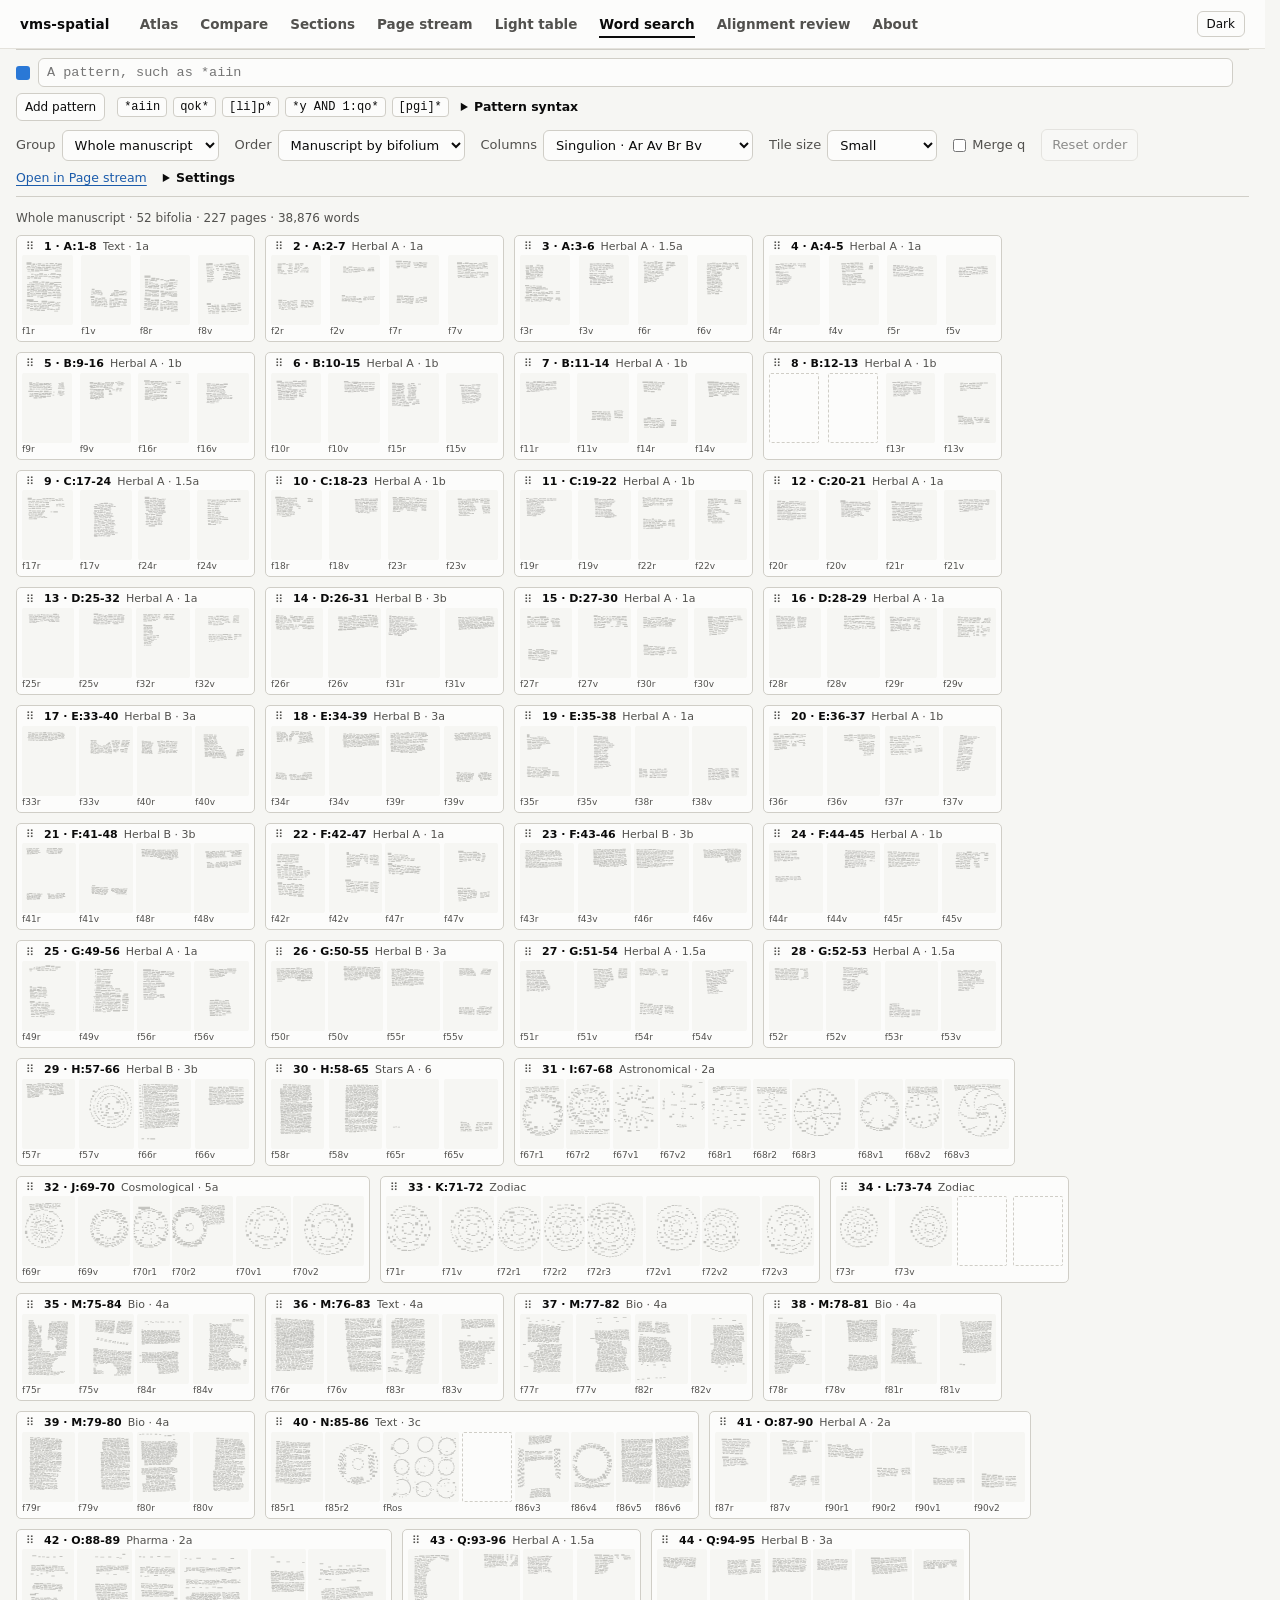
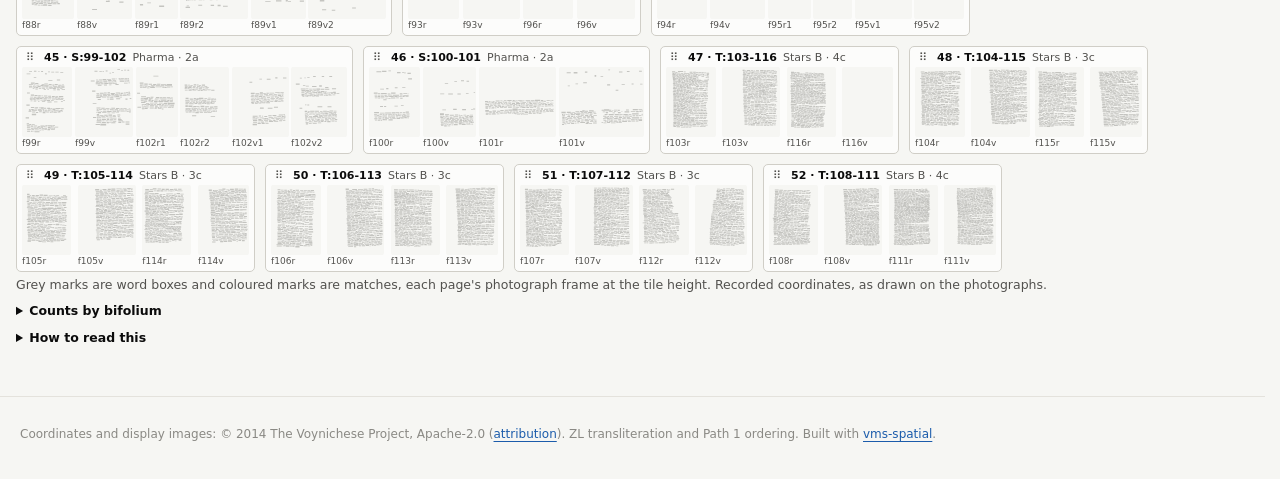
<file: viewer/search.html>
<!doctype html>
<html lang="en"><head><meta charset="utf-8"><meta name="viewport" content="width=device-width, initial-scale=1"><meta name="darkreader-lock">
<title>vms-spatial · Word search</title>
<link rel="stylesheet" href="style.css"><link rel="stylesheet" href="compare.css"><link rel="stylesheet" href="stream.css"><link rel="stylesheet" href="search.css">
<script src="site_nav.js" defer></script>
</head><body class="compare-page"><nav class="site-nav"></nav>
<main class="compare stream search"><h1 class="sr-only">Word search</h1>
<div class="toolbar" id="toolbar">
<div class="hl-panel">
<div class="hl-rows" id="rows"></div>
<div class="hl-tools"><button type="button" id="addRow">Add pattern</button><span class="hl-try" id="examples"></span>
<details class="drawer" id="syntax"><summary>Pattern syntax</summary><table class="hl-syntax"><thead><tr><th>Write</th><th>Meaning</th><th>Example</th></tr></thead><tbody id="syntaxRows"></tbody></table>
<ul class="hl-notes"><li>A pattern matches the whole spelling of a word: <code>aiin</code> finds only the word aiin, and <code>*aiin*</code> finds every word containing it. Click an example to try it.</li><li>Operator words are in capitals, because lowercase <code>or</code> is a Voynich word.</li><li><b><code>NOT</code> or <code>!</code> before a term negates all of it,</b> spelling included: <code>![pgi]p*</code> is every word except the page-initial p-words.</li><li><b><code>!</code> inside the brackets negates the place only:</b> <code>[!pgi]p*</code> is the p-words off a page's first line, the same as <code>p* AND NOT [pgi]*</code>.</li><li>Qualifiers stack: <code>[pi][li]p*</code> opens a paragraph, and <code>[pi][!pgi]p*</code> is <code>[lpi]p*</code>.</li><li>With an offset, write the offset first: <code>-1:[li]*</code>.</li><li>Neighbours never cross a line end or an unreadable token, so a word with none there does not match <code>-1:*</code>.</li></ul>
</details></div>
</div>
<label>Group <select id="group" aria-label="Group"></select></label>
<label>Order <select id="order"><option value="bifolia">Manuscript by bifolium</option><option value="path1">Path 1 (proposed)</option></select></label>
<label id="savedLabel" hidden>Saved order <select id="saved" aria-label="Saved order"></select></label>
<label>Columns <select id="columns"><option value="singulion">Singulion · Ar Av Br Bv</option><option value="faces">Physical faces · Bv Ar | Av Br</option></select></label>
<label>Tile size <select id="size"><option value="70">Small</option><option value="100">Medium</option><option value="140">Large</option><option value="200">Extra large</option><option value="300">Huge</option><option value="450">Largest</option></select></label>
<label class="check"><input type="checkbox" id="merge"> Merge q</label>
<button type="button" id="resetOrder">Reset order</button>
<a id="streamLink" class="hl-link">Open in Page stream</a>
<details class="drawer" id="settingsPanel"><summary>Settings</summary><div class="drawer-body">
<label>Group by <select id="by"><option value="golf">Golf 2.1 groups</option><option value="section">Sections</option></select></label>
<label>Coordinates <select id="coords"><option value="recorded">Recorded (as drawn)</option><option value="flat">Flat (dewarped)</option></select></label>
<label>Scale <select id="scale"><option value="frame">Page photograph</option><option value="paper">Parchment (mm, estimated)</option></select></label>
<button type="button" id="exportCsv">Download matches CSV</button>
</div></details>
</div>
<section class="stream-pane" id="pane">
<p class="status" id="status" aria-live="polite">Loading…</p>
<p class="drawer-note hl-message" id="message" role="status"></p>
<div class="tiles" id="tiles"></div>
</section>
<p class="note" id="notes"></p>
<details class="how" id="tablePanel"><summary>Counts by bifolium</summary><div class="hl-table" id="table"></div></details>
<details class="how"><summary>How to read this</summary>
<p><b>Tiles.</b> Each tile is one bifolium and each small panel one page. Grey marks are word boxes and coloured marks are matches. A dashed panel is a position with no page in this selection. Foldout panels stay together in their position, so those sheets are wider.</p>
<p><b>Coordinates and scale.</b> Under Settings. Recorded coordinates put the words where they sit on the photograph; Flat takes out each page's shared curve and tilt (the dewarped state), moving words up and down only. Page photograph draws each page's photograph frame at the tile height. Parchment draws each page on its leaf, in millimetres from the fold and the leaf's top edge, measured on the Beinecke scans or estimated as on the Page stream, so in Physical faces the two pages of a face meet at the fold. An open page always stays in recorded coordinates, because only those sit on the image.</p>
<p><b>Counts.</b> A count is of words in the transliteration. Shares are over the words where the pattern can match: <code>[pi]p*</code> is out of the words on paragraph-initial lines, and spellings and neighbours never narrow that base. No share is given over fewer than 20 words. A word matching two patterns counts under both and is drawn split between their colours.</p>
<p><b>What is not drawn.</b> A few words have no box, so a count can run past the marks on a tile: the count line says how many. Where one box holds several words, it lights up when any of them matches, and the count is still of words. Tokens with an unreadable glyph never match, and no neighbour term reaches across one, or across a line end.</p>
<p><b>Order.</b> Drag a tile by its heading, or use Alt + ← → on its grip. All of a sheet's pages move together. Path 1 is a proposed glyph-statistical ordering, not an established chronology. A custom order stays in the address and carries over to the Page stream, and Saved order reads the boundary sets saved there in this browser.</p>
<p><b>A page.</b> Click a page to open it. Page image puts the matches on the Voynichese display image, in that image's own word rectangles. The wheel zooms, dragging pans and a double click returns to the whole page. Tiles and pages draw positions and search spellings: nothing here is a statistical test.</p>
</details>
</main>
<dialog class="hl-dialog" id="pageDialog" aria-labelledby="pageTitle">
<div class="hl-dialog-head">
<strong id="pageTitle"></strong><span id="pageCount" class="hl-page-count"></span>
<span class="pager"><button type="button" id="prevOpen" aria-label="Previous page">←</button><button type="button" id="nextOpen" aria-label="Next page">→</button></span>
<label class="check"><input type="checkbox" id="pageImage"> Page image</label>
<label class="check"><input type="checkbox" id="pageLabels"> Words</label>
<button type="button" id="pageZoom" title="Back to the whole page" hidden></button>
<button type="button" id="closeOpen">Close</button>
</div>
<div class="hl-dialog-body"><div class="hl-figure" id="pageFigure"></div><div class="hl-text" id="pageText"></div></div>
<p class="drawer-note hl-page-note" id="pageNote" role="status"></p>
</dialog>
<footer><p>Coordinates and display images: © 2014 The Voynichese Project, Apache-2.0 (<a href="NOTICE.txt">attribution</a>). ZL transliteration and Path 1 ordering. Built with <a href="https://github.com/eo777/vms-spatial">vms-spatial</a>.</p></footer>
<script src="common.js"></script><script src="../js/zoom_math.js"></script><script src="js/compare_math.js"></script><script src="compare_state.js"></script><script src="js/section_math.js"></script><script src="js/stream_1a_preset.js"></script><script src="js/stream_math.js"></script><script src="js/pattern_math.js"></script><script src="search.js"></script></body></html>
</file>
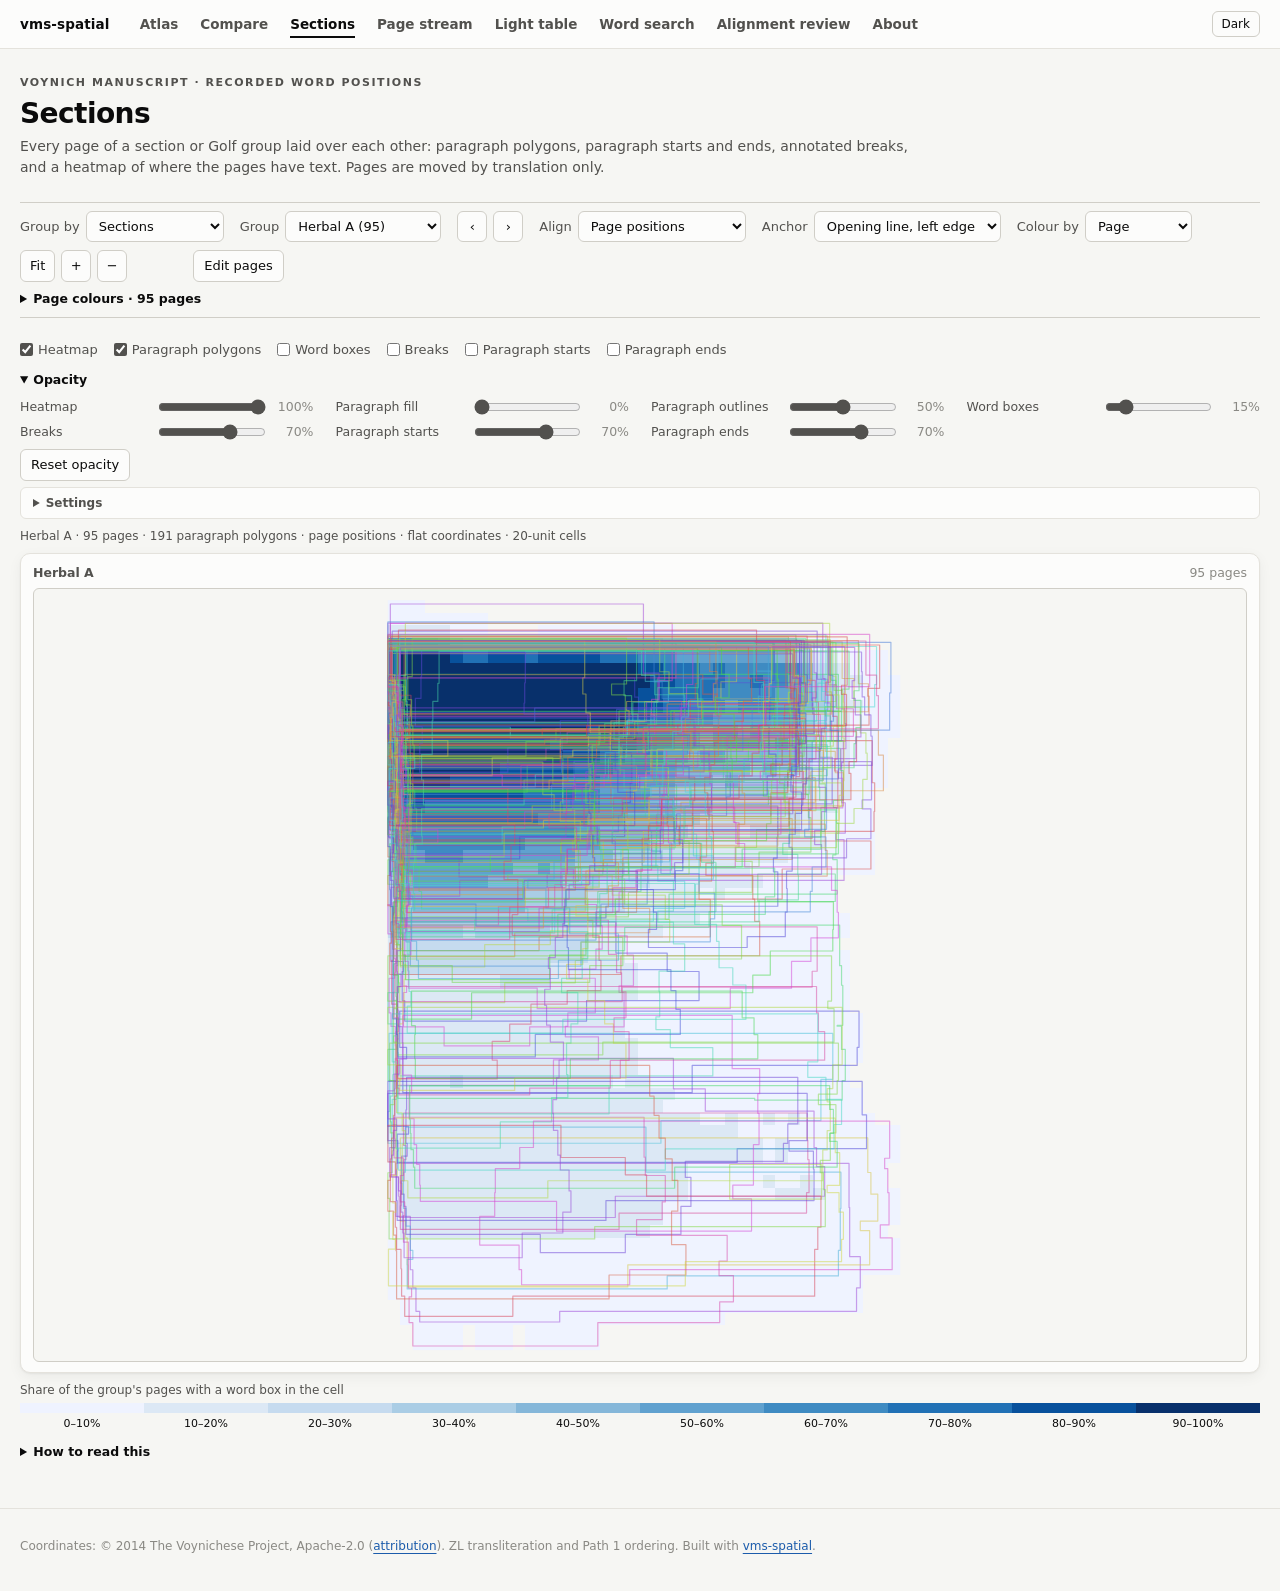
<file: viewer/sections.html>
<!doctype html>
<html lang="en"><head><meta charset="utf-8"><meta name="viewport" content="width=device-width, initial-scale=1"><meta name="darkreader-lock">
<title>vms-spatial · Sections</title>
<link rel="stylesheet" href="style.css"><link rel="stylesheet" href="compare.css"><link rel="stylesheet" href="sections.css">
<script src="site_nav.js" defer></script>
</head><body class="compare-page"><nav class="site-nav"></nav>
<header class="masthead"><div class="eyebrow">VOYNICH MANUSCRIPT · RECORDED WORD POSITIONS</div>
<h1>Sections</h1><p class="sub">Every page of a section or Golf group laid over each other: paragraph polygons, paragraph starts and ends, annotated breaks, and a heatmap of where the pages have text. Pages are moved by translation only.</p></header>
<main class="compare sections">
<div class="toolbar">
<label>Group by <select id="by"><option value="section">Sections</option><option value="golf">Golf 2.1 groups</option></select></label>
<label>Group <select id="group" aria-label="Group"></select></label>
<span class="pager"><button type="button" id="prevGroup" aria-label="Previous group">‹</button><button type="button" id="nextGroup" aria-label="Next group">›</button></span>
<label>Align <select id="align"><option value="page">Page positions</option><option value="starts">All paragraph starts</option></select></label>
<label>Anchor <select id="anchor"><option value="edge">Opening line, left edge</option><option value="opening">Opening word</option><option value="top-left">Text top-left</option><option value="bottom-left">Text bottom-left</option></select></label>
<label>Colour by <select id="color"><option value="page">Page</option><option value="bifolium">Bifolium</option><option value="group">Golf group</option><option value="section">Section</option></select></label>
<span class="pager zoom"><button type="button" id="zoomFit" style="width:auto;padding:5px 9px">Fit</button><button type="button" id="zoomIn" aria-label="Zoom in">+</button><button type="button" id="zoomOut" aria-label="Zoom out">−</button></span><span id="zoomLevel" class="zoom-level"></span>
<button type="button" id="editButton" aria-expanded="false" aria-controls="editor">Edit pages</button>
<div class="focus-bar" id="focusBar" hidden><span id="focusLabel"></span><button type="button" id="removeFocus">Remove from view</button><button type="button" id="clearFocus">Show all</button></div>
<details class="page-key" id="pageKey" hidden><summary id="pageKeySummary">Page colours</summary><div class="chips" id="pageChips"></div></details>
<div class="editor" id="editor" hidden>
<div class="editor-row"><label id="editGroupLabel" hidden>Edit group <select id="editGroup"></select></label><label>Select <select id="editUnit"><option value="pages">Pages</option><option value="bifolia">Bifolia</option></select></label><label>List <select id="editScope"><option value="group">Group + additions</option><option value="all">Entire manuscript</option></select></label><input type="search" id="editSearch" placeholder="Search the whole manuscript" aria-label="Search pages or bifolia"><button type="button" id="editUndo">Undo</button><button type="button" id="editReset">Reset group</button><button type="button" id="editClose">Close</button></div>
<p class="note" id="editNote"></p><div class="member-list" id="memberList"></div>
</div>
</div>
<div class="layer-row" id="layers" role="group" aria-label="Layers"></div>
<details class="opacity-panel" open><summary>Opacity</summary>
<div class="sliders" id="sliders"></div>
<button type="button" id="resetOpacity">Reset opacity</button>
</details>
<details class="settings"><summary>Settings</summary>
<div class="settings-row">
<label>Heatmap cell <select id="cell"><option value="10">10 units</option><option value="20">20 units</option><option value="40">40 units</option><option value="80">80 units</option></select></label>
<label>Heatmap colours <select id="palette"><option value="blues">Blues</option><option value="gray">Gray, for overlays</option><option value="amber">Amber</option></select></label>
<label>Coordinates <select id="coords"><option value="flat">Flat</option><option value="recorded">Recorded</option></select></label>
<label>Scale <select id="scale"><option value="pixels">Source pixels</option><option value="body_height">Body height</option></select></label>
</div>
</details>
<p class="status" id="status" aria-live="polite">Loading…</p>
<div class="figure" id="figure" aria-live="off"></div>
<div class="heat-legend" id="heatLegend" hidden></div>
<p class="note" id="notes"></p>
<details class="how"><summary>How to read this</summary>
<p><b>Paragraph polygons.</b> The outer envelope of a paragraph's complete horizontal lines, joined halfway across the whitespace between them. It holds the located text and the gaps inside it, so it is not an ink contour. A missing or rotated line, or an unusually large step, splits the polygon. Click a colour under Page colours, or an outline, to pick it out: with Colour by Bifolium a colour is a whole bifolium. Escape returns.</p>
<p><b>Edit pages.</b> Check a page or bifolium to add it to the group, uncheck it to remove it, or use the × beside a colour. Search covers the whole manuscript. The heatmap and every layer follow the edited group, colours stay as they were, and the changes are saved in the link.</p>
<p><b>Heatmap.</b> Each cell shows the share of the group's selected pages with at least one horizontal word box in it. A page votes once however many boxes it has there. A page that could not be aligned counts in the total but adds no boxes. The bands are the same for every group, so groups can be compared, but a box is not ink, and larger cells bridge small gaps.</p>
<p><b>Align.</b> Page positions keeps each page's layout on one anchor. All paragraph starts moves every paragraph to its own anchor, so later paragraphs line up with first ones. The default anchor takes its height from the opening word and its left position from the leftmost word of the paragraph text, so margins line up even on a page like f84v, whose first paragraph sits at the top right. Opening word uses the first word for both, and the corner anchors use a corner of the complete text, which needs a complete first or last line. Everything meets at the anchor by construction: that convergence is not evidence of a shared template.</p>
<p><b>Moving the view.</b> Drag to move the pages, at any zoom and past the edge of the frame; the wheel zooms. All panels move together, so they stay comparable. Fit returns.</p>
<p><b>Marks.</b> Breaks are the transcription's annotated intrusions, drawn between two located words on a horizontal line. A triangle marks a paragraph's start and a square its end, on complete lines only. Marks are not normalised by group size, so a larger group looks denser. Rings and rays are not drawn here: see Wheels in Compare.</p>
</details>
</main>
<footer><p>Coordinates: © 2014 The Voynichese Project, Apache-2.0 (<a href="NOTICE.txt">attribution</a>). ZL transliteration and Path 1 ordering. Built with <a href="https://github.com/eo777/vms-spatial">vms-spatial</a>.</p></footer>
<script src="common.js"></script><script src="js/compare_math.js"></script><script src="compare_state.js"></script><script src="js/section_math.js"></script><script src="sections.js"></script></body></html>
</file>
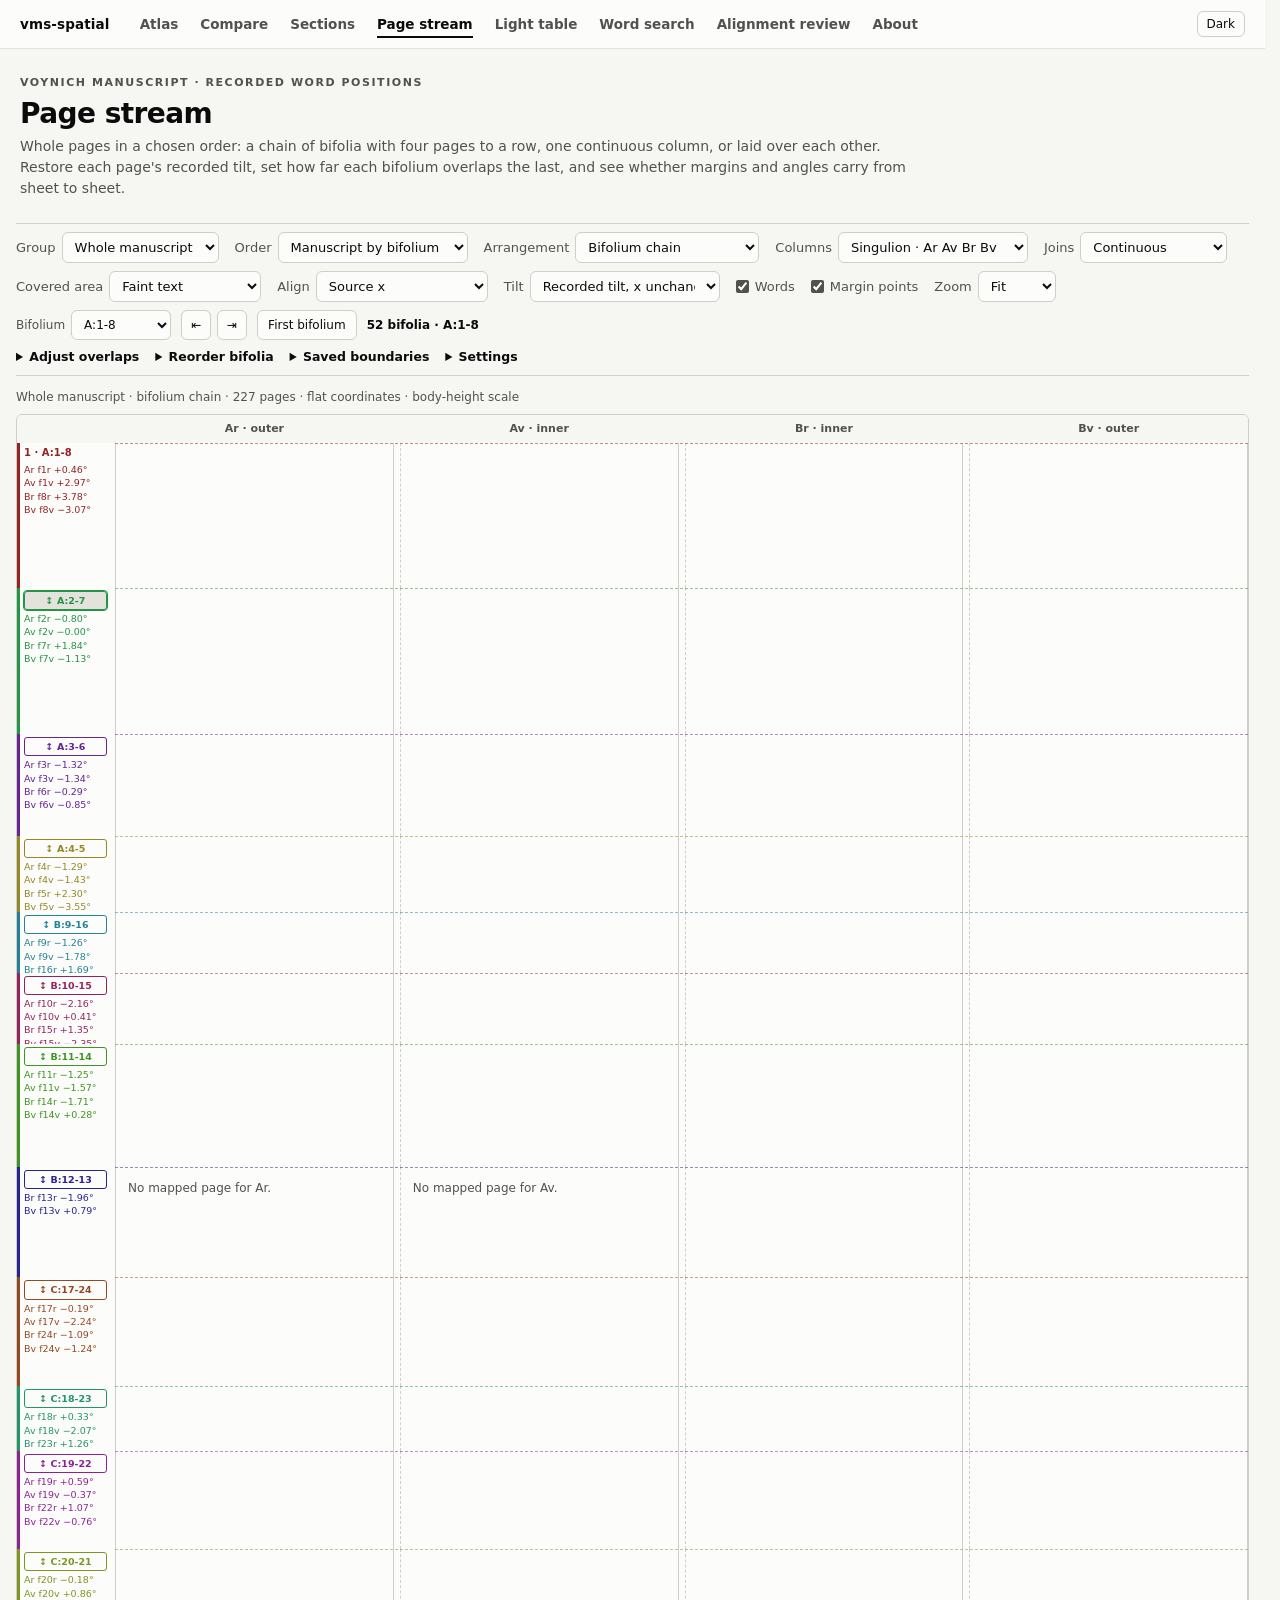
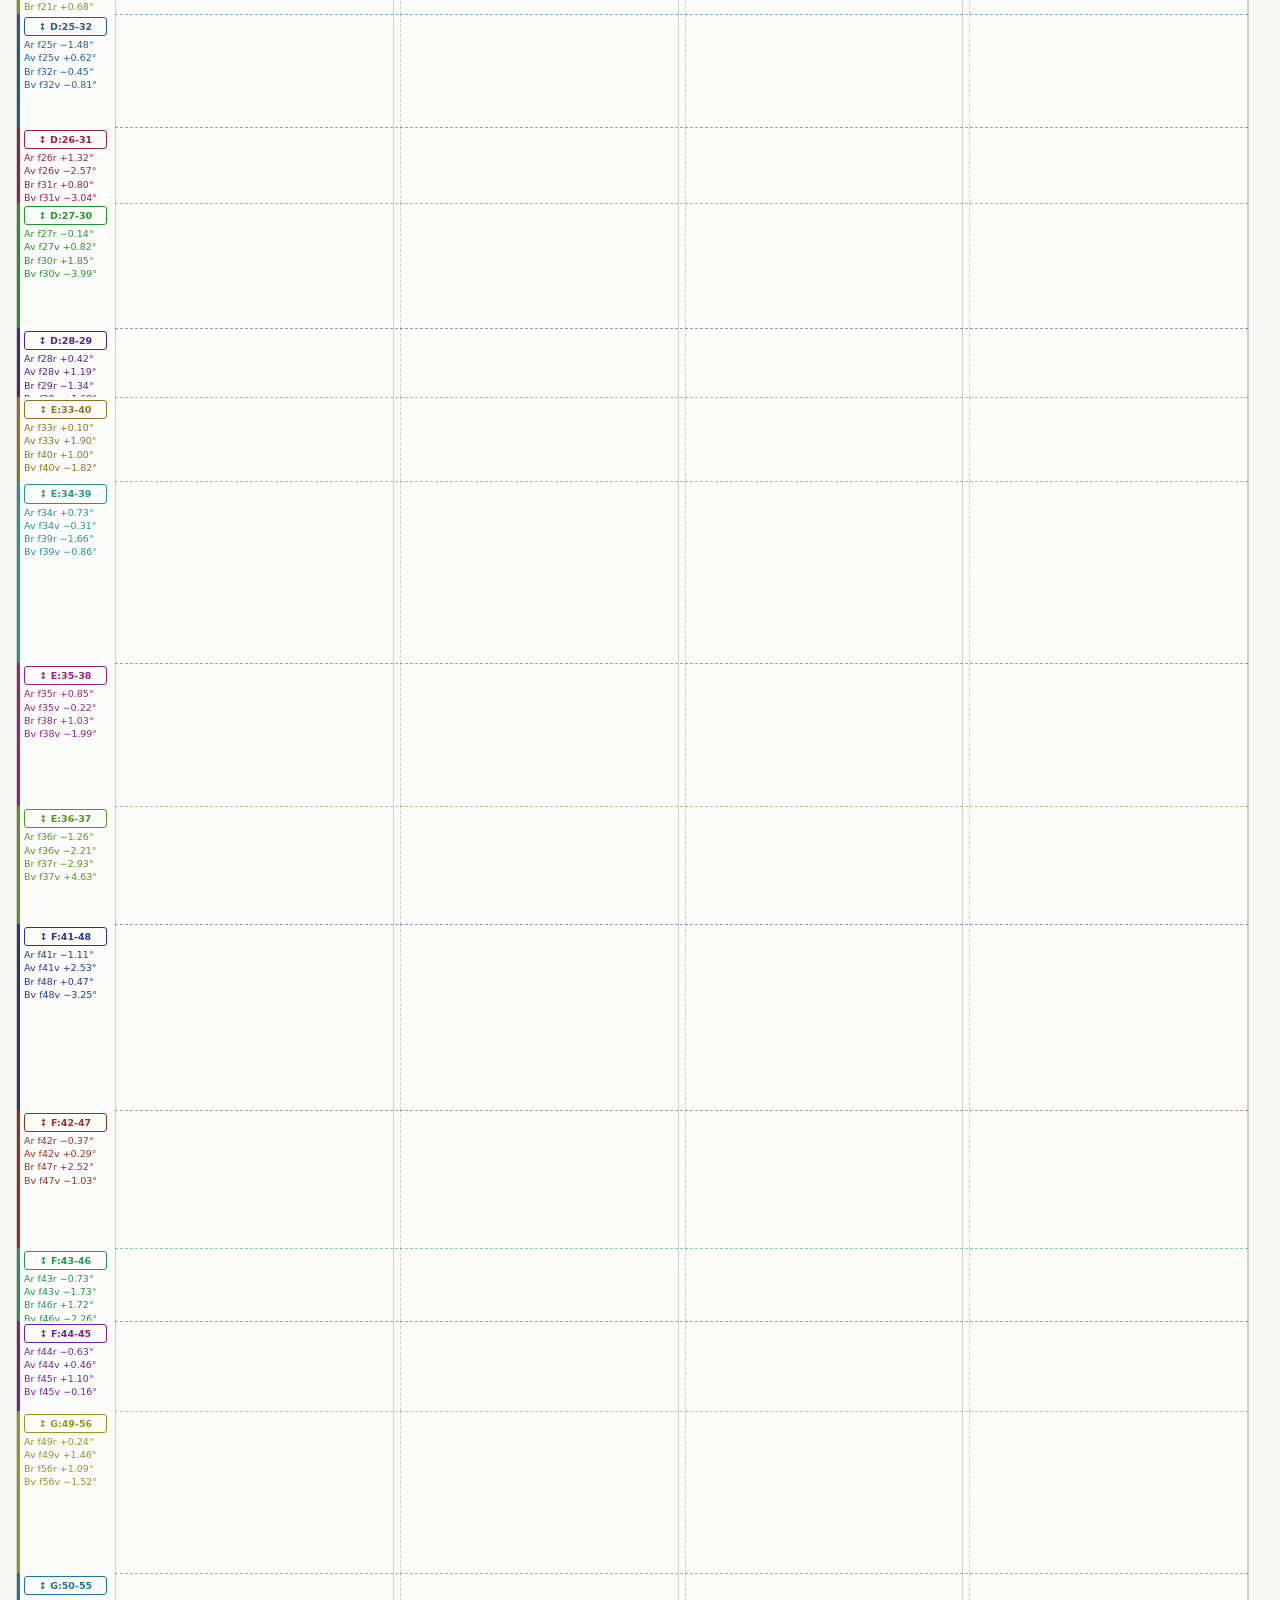
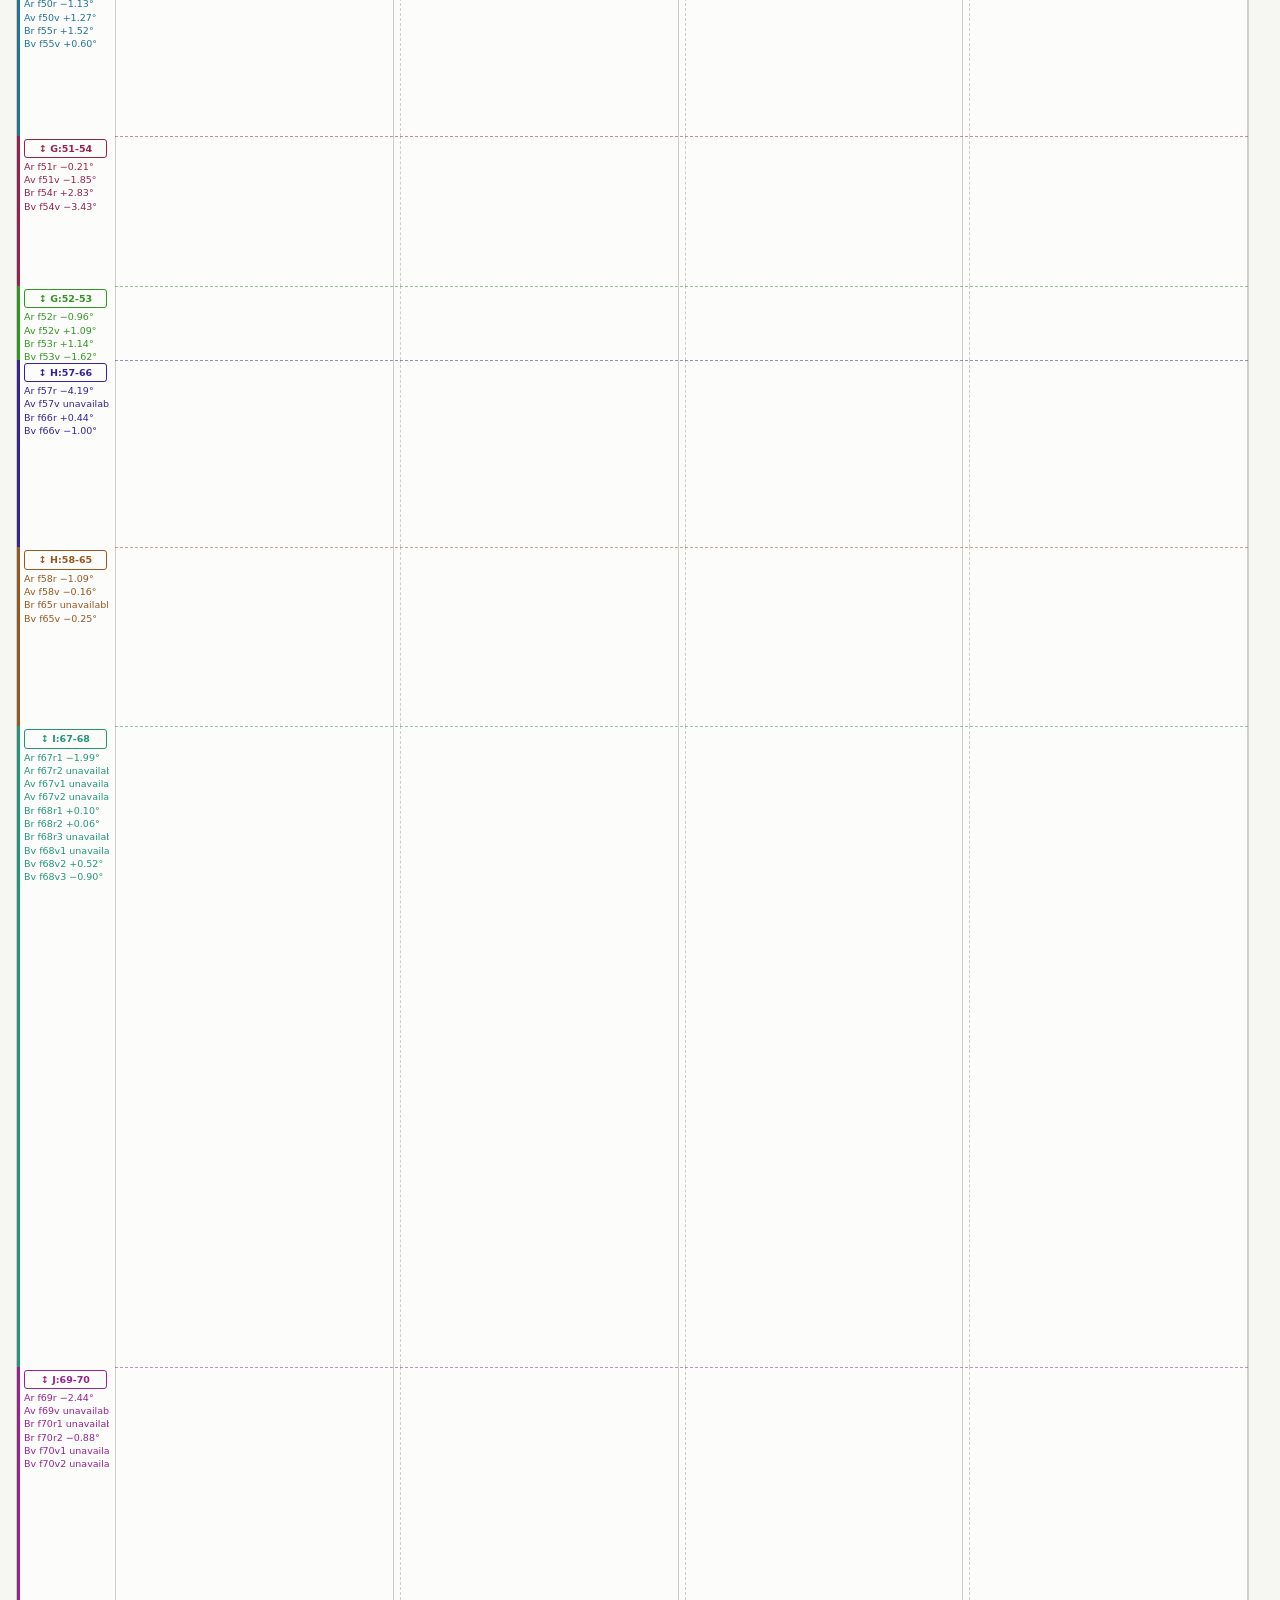
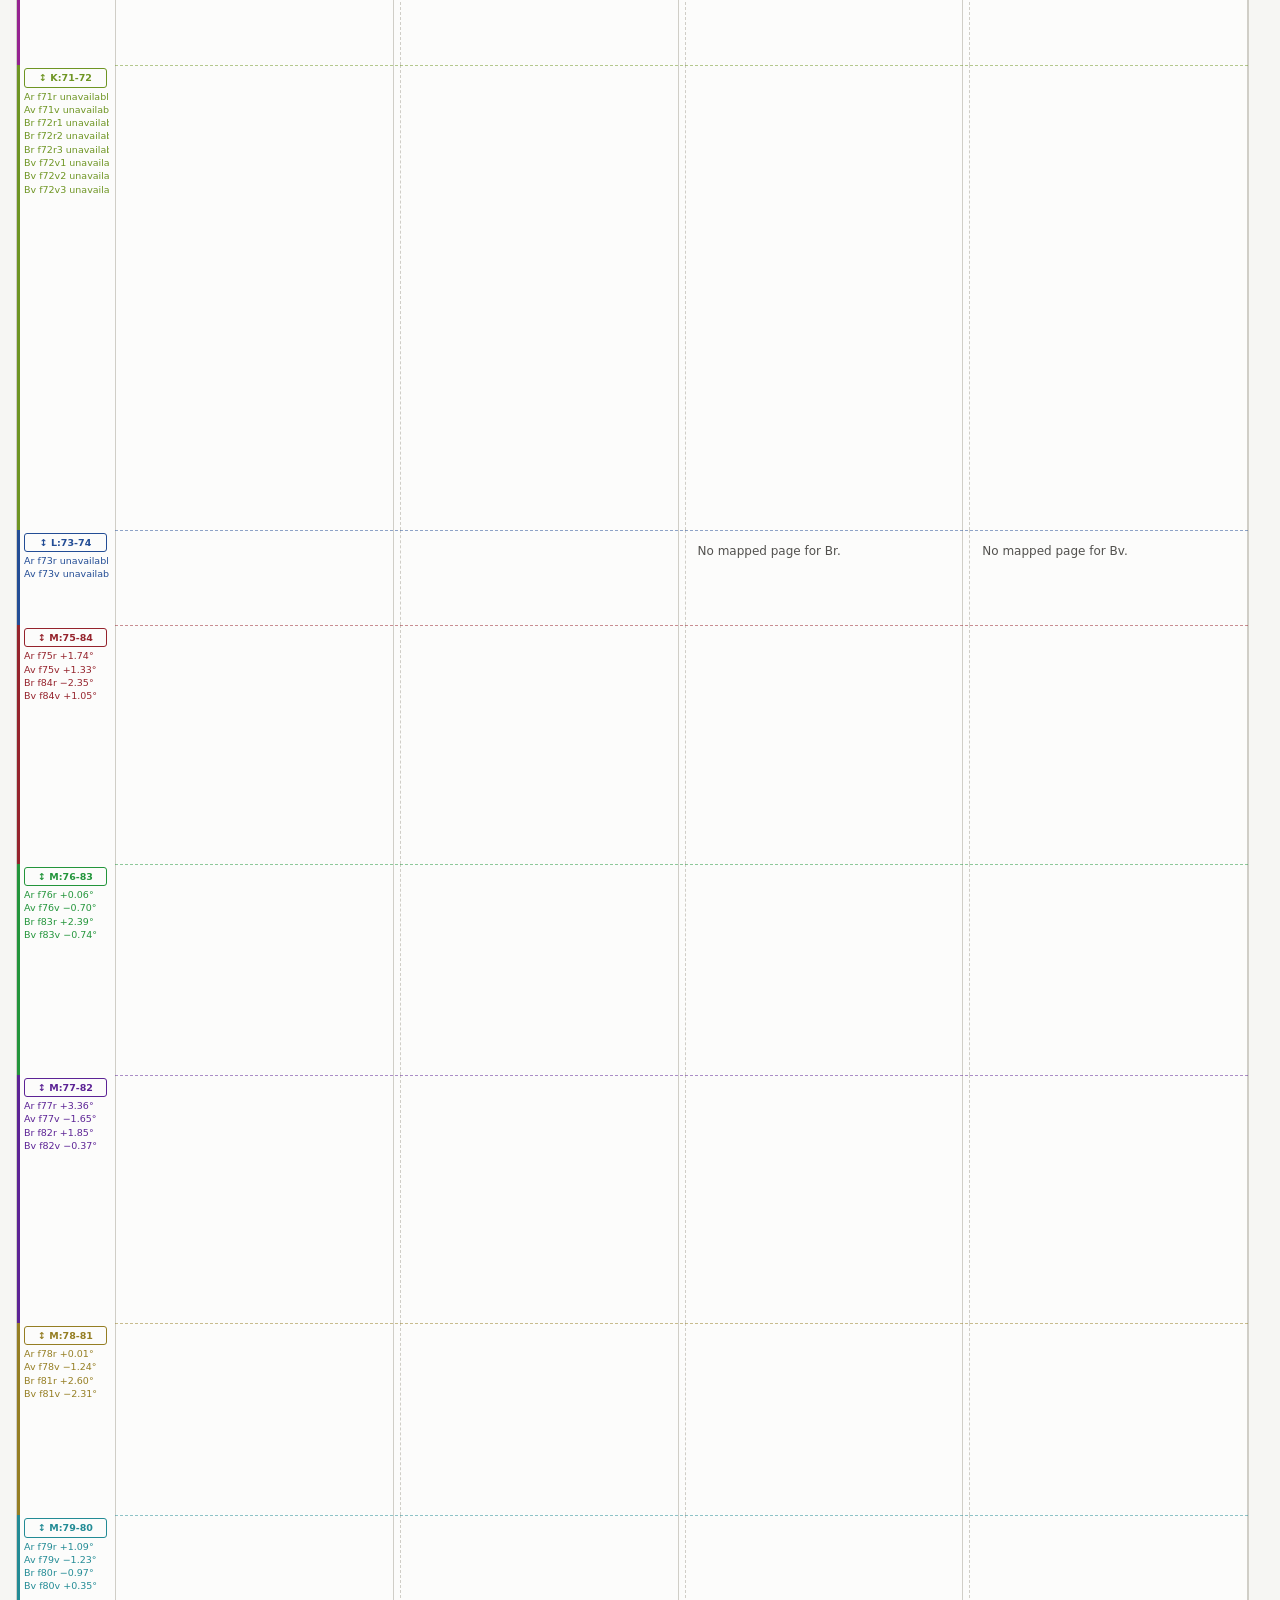
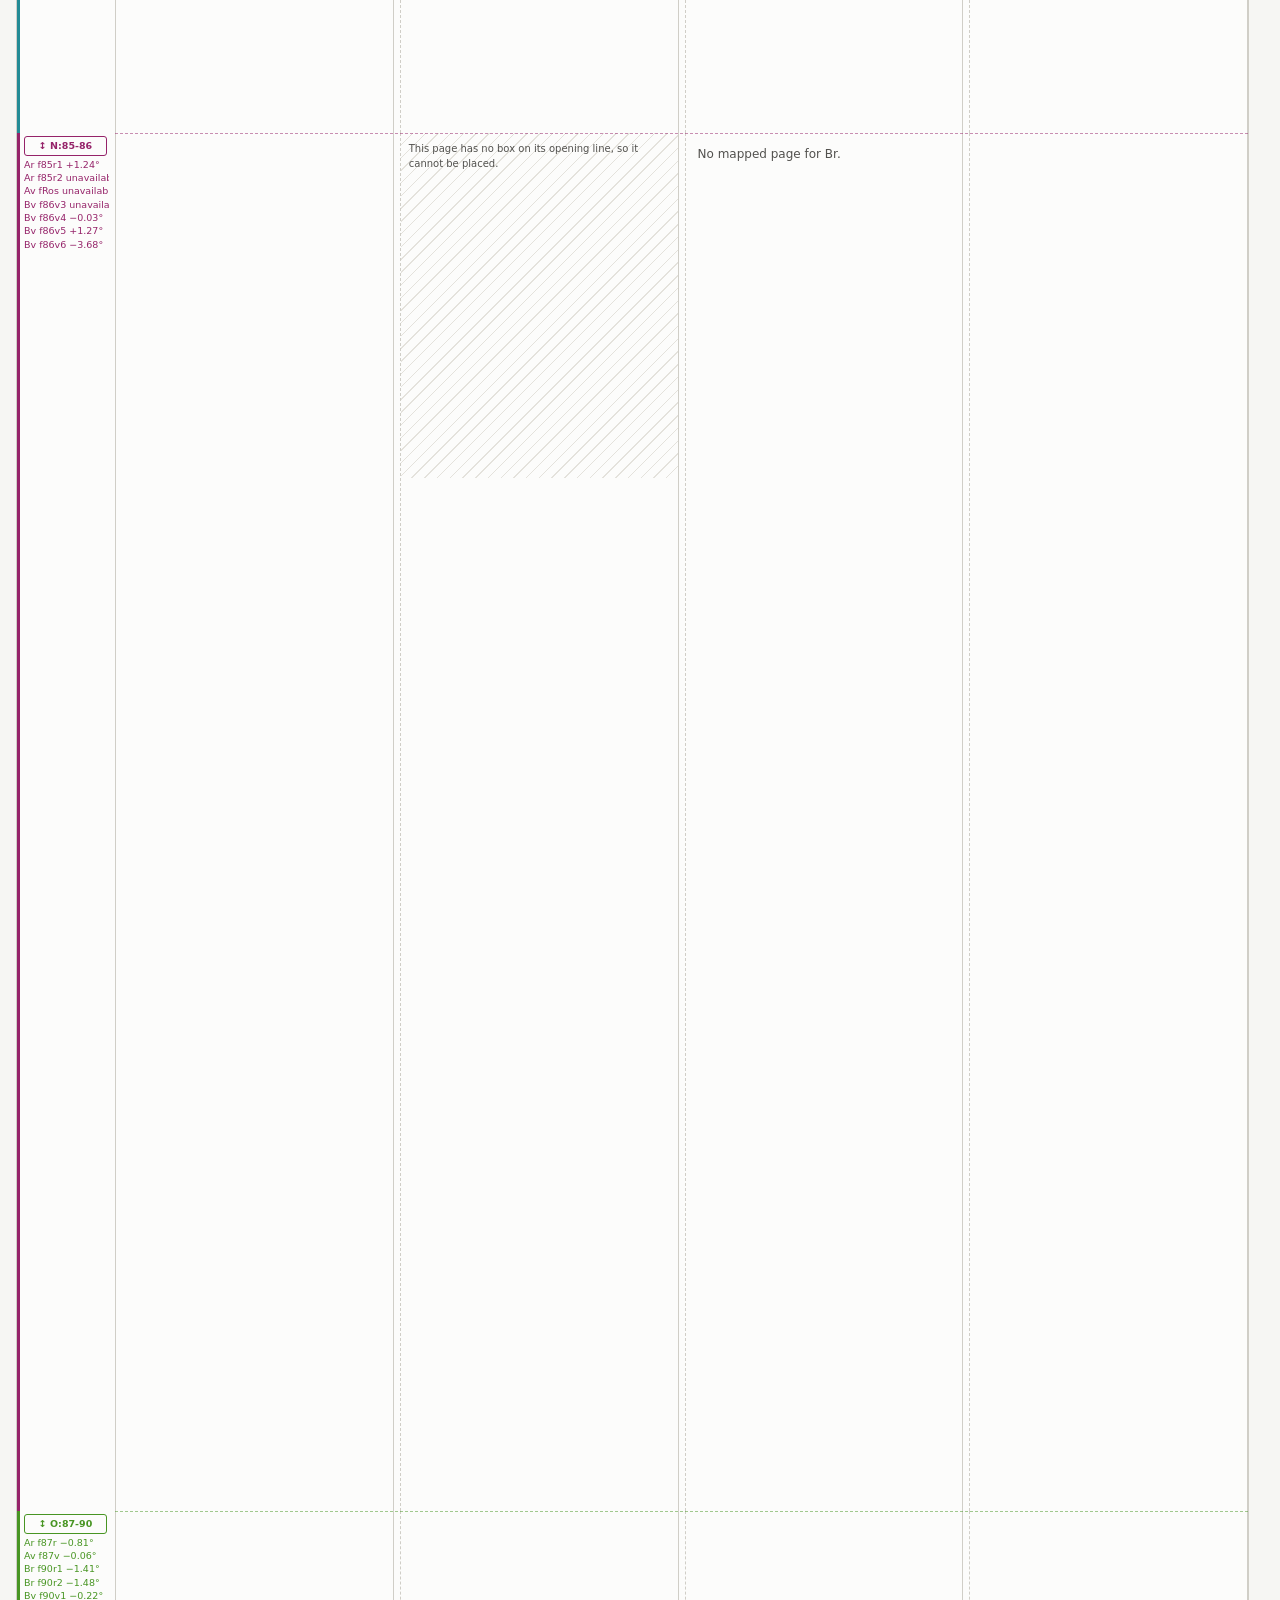
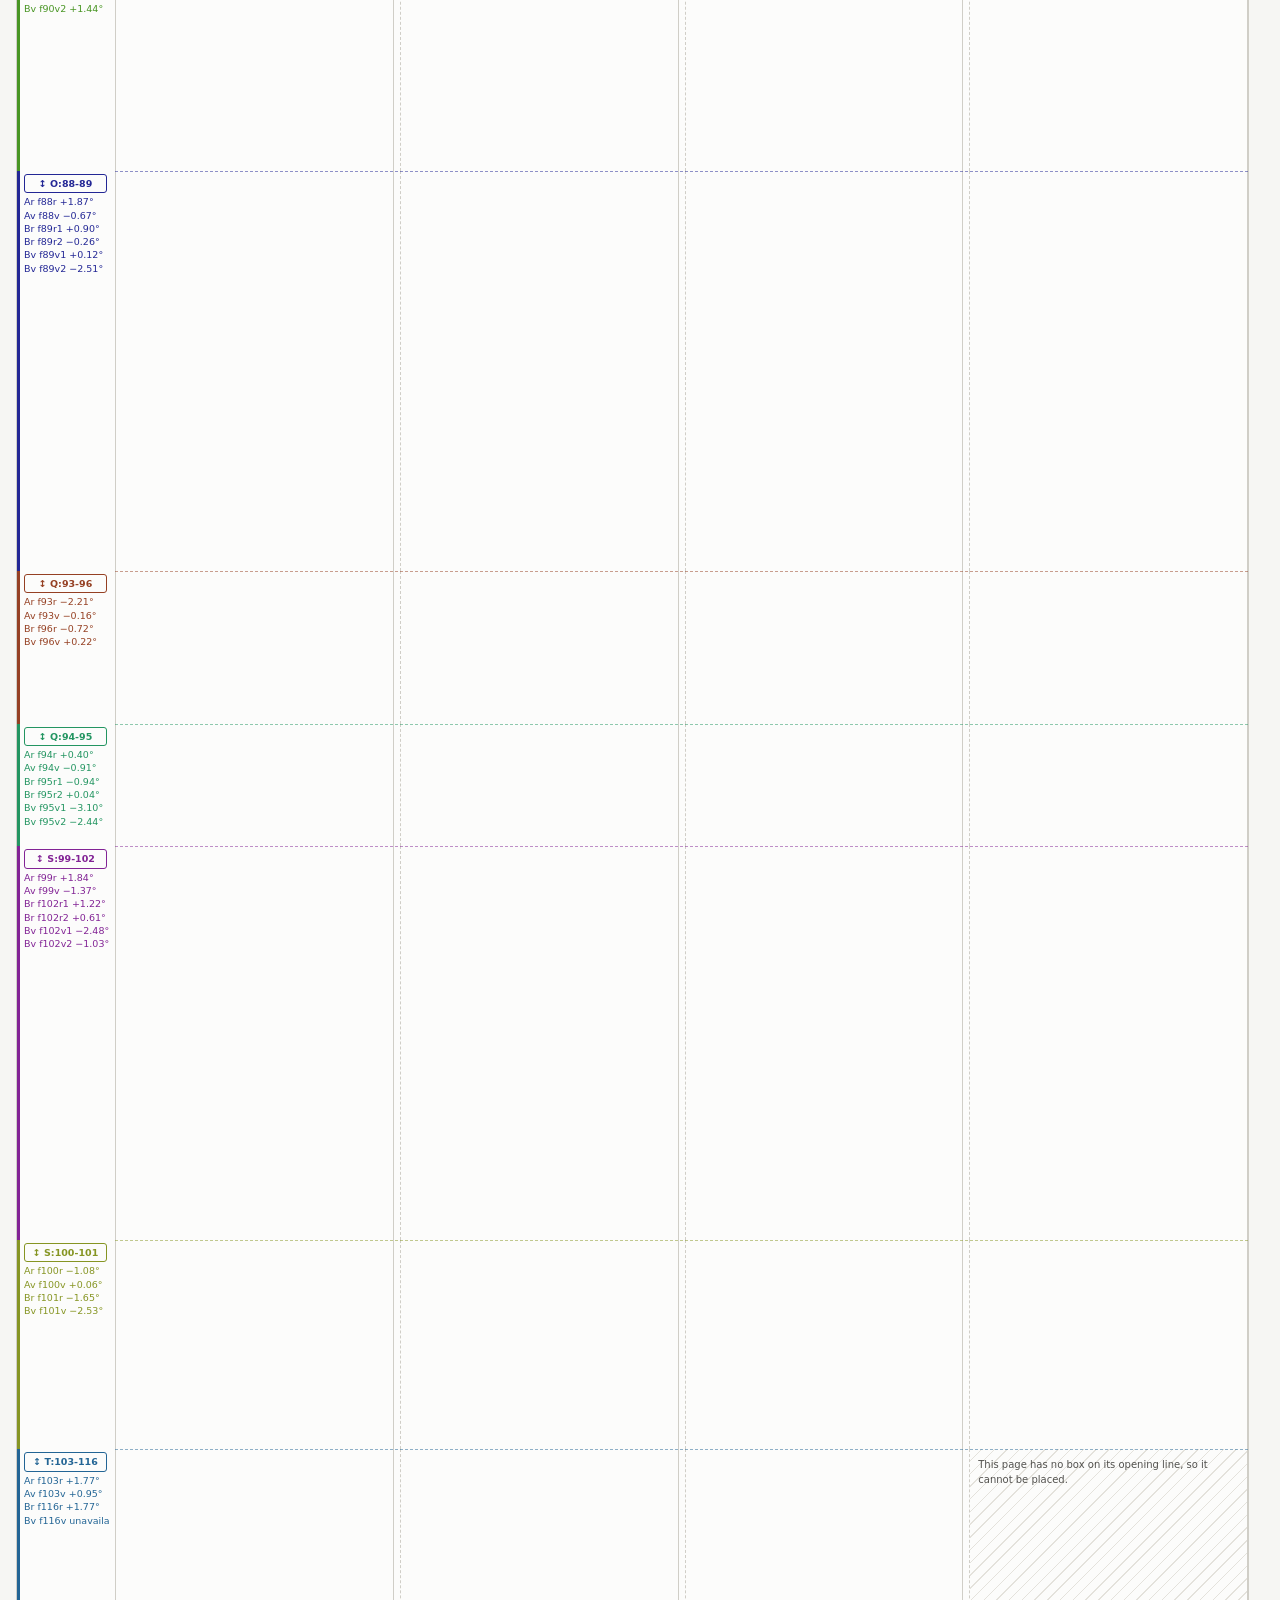
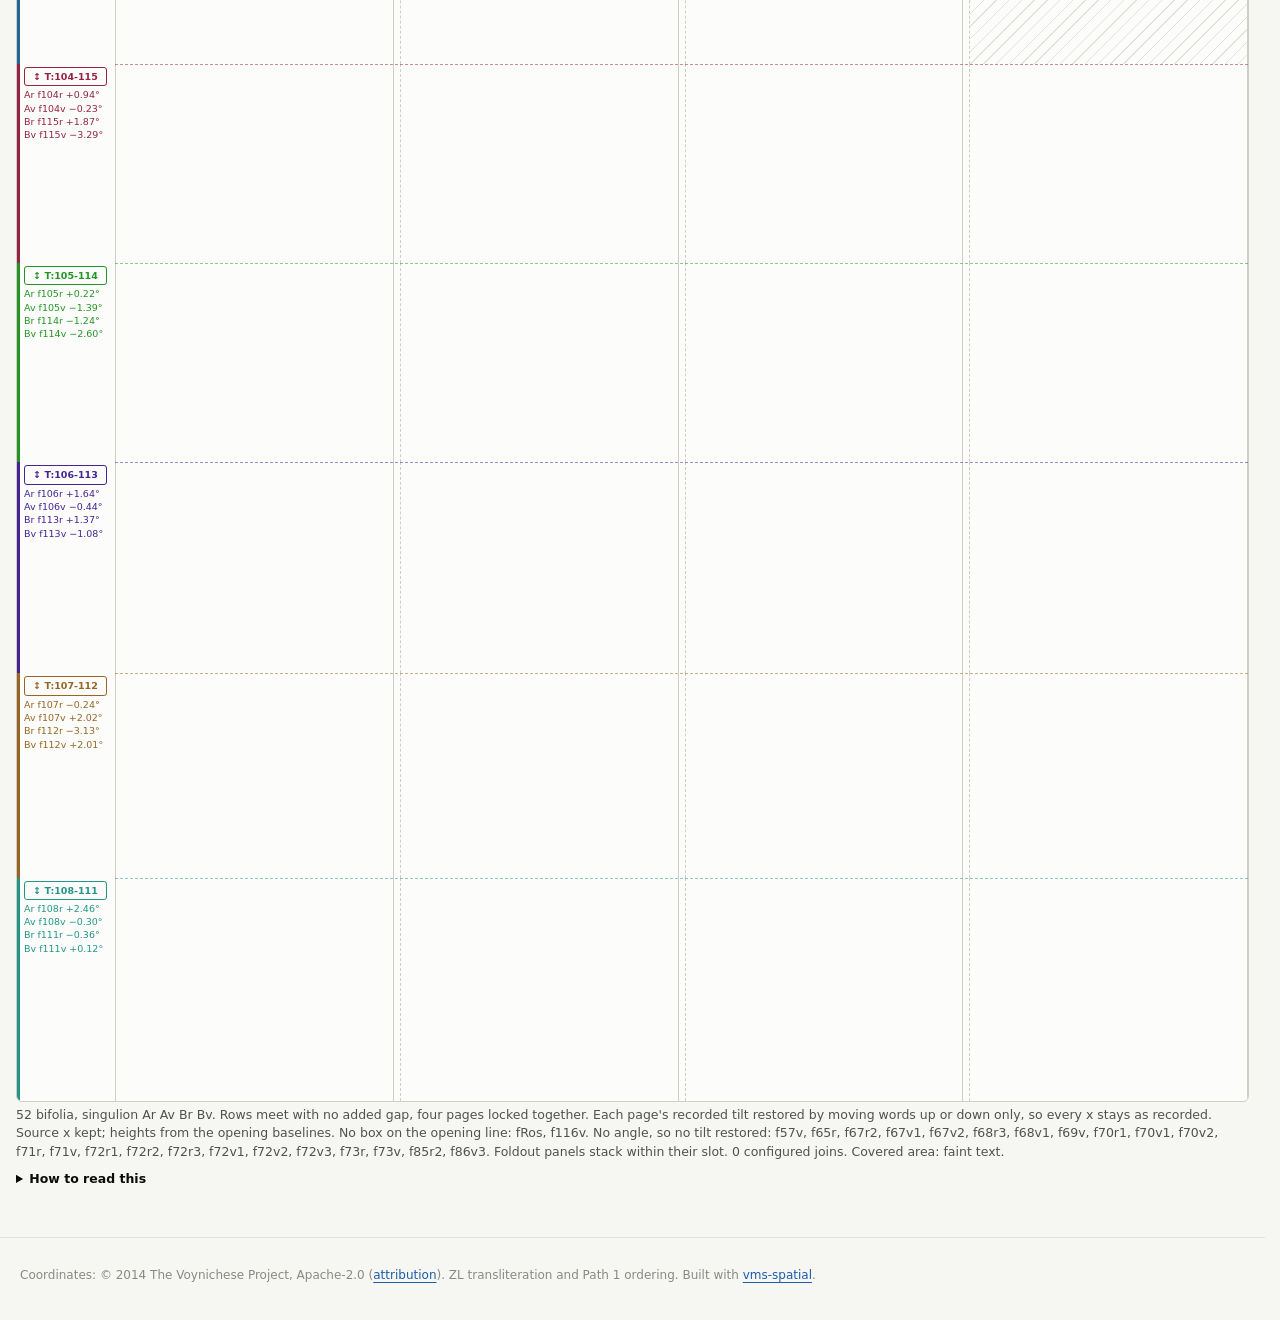
<file: viewer/stream.html>
<!doctype html>
<html lang="en"><head><meta charset="utf-8"><meta name="viewport" content="width=device-width, initial-scale=1"><meta name="darkreader-lock">
<title>vms-spatial · Page stream</title>
<link rel="stylesheet" href="style.css"><link rel="stylesheet" href="compare.css"><link rel="stylesheet" href="stream.css?v=1a-folds">
<script src="site_nav.js" defer></script>
</head><body class="compare-page"><nav class="site-nav"></nav>
<header class="masthead"><div class="eyebrow">VOYNICH MANUSCRIPT · RECORDED WORD POSITIONS</div>
<h1>Page stream</h1><p class="sub">Whole pages in a chosen order: a chain of bifolia with four pages to a row, one continuous column, or laid over each other. Restore each page's recorded tilt, set how far each bifolium overlaps the last, and see whether margins and angles carry from sheet to sheet.</p></header>
<main class="compare stream">
<div class="toolbar" id="toolbar">
<label>Group <select id="group" aria-label="Group"></select></label>
<label>Order <select id="order"><option value="bifolia">Manuscript by bifolium</option><option value="path1">Path 1 (proposed)</option><option value="herbal_a_1a">1a · original single joins</option><option value="herbal_a_1a_folds">1a · separate folds</option></select></label>
<label>Arrangement <select id="view"><option value="chain">Bifolium chain</option><option value="stream">Continuous column</option><option value="overlay">Superimposed overlay</option></select></label>
<label id="columnsLabel">Columns <select id="columns"><option value="singulion">Singulion · Ar Av Br Bv</option><option value="faces">Physical faces · Bv Ar | Av Br</option></select></label>
<label id="joinLabel">Joins <select id="join"><option value="touch">Continuous</option><option value="half">50% overlap</option><option value="frames">Separate frames</option></select></label>
<label id="coveredLabel">Covered area <select id="covered"><option value="faint">Faint text</option><option value="outline">Box outlines</option><option value="margin">Margin trace only</option><option value="hidden">Hidden</option><option value="full">Full overlay</option></select></label>
<label id="routeLabel">Page positions <select id="route"></select></label>
<label id="trailLabel">Trail <select id="trail"><option value="all">Accumulate pages</option><option value="pair">Previous + current</option><option value="single">Current only</option></select></label>
<label>Align <select id="anchor"><option value="source">Source x</option><option value="opening">Opening word</option><option value="margin">Median body margin</option></select></label>
<label id="tiltLabel">Tilt <select id="tilt"><option value="restore">Recorded tilt, x unchanged</option><option value="turn">Rigid turn, margins lean</option><option value="none">None</option></select></label>
<label class="check"><input type="checkbox" id="words"> Words</label>
<label class="check"><input type="checkbox" id="margins"> Margin points</label>
<label>Zoom <select id="zoom"><option value="0.5">0.5×</option><option value="0.75">0.75×</option><option value="1">Fit</option><option value="1.5">1.5×</option><option value="2">2×</option><option value="3">3×</option></select></label>
<div class="stream-steps">
<label id="jumpLabel">Bifolium <select id="jump" aria-label="Jump to bifolium"></select></label>
<span class="pager"><button type="button" id="prevSheet" aria-label="Previous bifolium">⇤</button><button type="button" id="prevPage" aria-label="Previous page">←</button><button type="button" id="nextPage" aria-label="Next page">→</button><button type="button" id="nextSheet" aria-label="Next bifolium">⇥</button></span>
<input type="range" id="slider" min="0" step="1" aria-label="Page in the sequence">
<button type="button" id="first">Start</button>
<strong id="position" aria-live="polite"></strong>
</div>
<details class="drawer" id="overlapPanel"><summary id="overlapSummary">Adjust overlaps</summary><div class="drawer-body">
<label class="check"><input type="checkbox" id="separateFolds"> Separate Ar / Av+Br / Bv folds</label>
<label>Boundary <select id="seam" aria-label="Overlap boundary"></select></label>
<label id="foldPartLabel" hidden>Fold <select id="foldPart"><option value="Ar">Ar</option><option value="inner">Av + Br (together)</option><option value="Bv">Bv</option></select></label>
<label>Overlap <input type="range" id="overlap" min="0" max="95" step="0.1" aria-label="Boundary overlap"><input type="number" id="overlapNumber" min="0" max="95" step="0.1" aria-label="Boundary overlap percent"> %</label>
<button type="button" id="resetSeam">Reset boundary</button><button type="button" id="resetSeams">Reset shown</button>
<label id="strengthLabel">Covered-area strength <input type="range" id="strength" min="0" max="1" step="0.05" aria-label="Covered area opacity"><output id="strengthValue"></output></label>
<p class="drawer-note">Drag a ↕ label, or use its arrow keys: 1%, or 5% with Shift. Shared joins move all four pages; separate folds move only the chosen column group and its successors. Switching folds off restores the shared joins.</p>
<p class="drawer-note" id="foldFit"></p>
</div></details>
<details class="drawer" id="reorderPanel"><summary id="reorderSummary">Reorder bifolia</summary><div class="drawer-body">
<p class="drawer-note">Drag a row or use ↑ ↓. All of a bifolium's pages move together. Alt + ↑ ↓ on the grip moves it from the keyboard.</p>
<button type="button" id="resetOrder">Reset order</button><span class="drawer-note" id="reorderMessage" role="status"></span>
<ol class="reorder-list" id="reorderList" aria-label="Bifolium order"></ol>
</div></details>
<details class="drawer" id="presetPanel"><summary id="presetSummary">Saved boundaries</summary><div class="drawer-body">
<input type="text" id="presetName" maxlength="100" placeholder="Name this boundary set" aria-label="Boundary set name"><button type="button" id="presetSave">Save new</button>
<select id="presetList" aria-label="Saved boundary set"></select><button type="button" id="presetLoad">Load</button><button type="button" id="presetUpdate">Update selected</button>
<button type="button" id="presetDownload">Download JSON</button><button type="button" id="presetImport">Import JSON</button><input type="file" id="presetFile" accept=".json,application/json" hidden>
<p class="drawer-note">Kept in this browser, with the order, overlaps, coordinates and scale. Download JSON for a portable copy.</p><span class="drawer-note" id="presetMessage" role="status"></span>
</div></details>
<details class="drawer" id="settingsPanel"><summary>Settings</summary><div class="drawer-body">
<label>Group by <select id="by"><option value="golf">Golf 2.1 groups</option><option value="section">Sections</option></select></label>
<label>Coordinates <select id="coords"><option value="flat">Flat (dewarped)</option><option value="recorded">Recorded (as drawn)</option></select></label>
<label>Scale <select id="scale"><option value="body_height">Body height</option><option value="pixels">Source pixels</option><option value="paper">Parchment (mm, estimated)</option></select></label>
<label id="fadeLabel">Earlier pages <input type="range" id="fade" min="0.02" max="1" step="0.02" aria-label="Earlier page opacity"></label>
<button type="button" id="exportJson">Export JSON</button>
</div></details>
<p class="stream-tilt-note" id="tiltNote" role="status" hidden></p>
</div>
<section class="stream-pane" id="streamPane">
<p class="status" id="status" aria-live="polite">Loading…</p>
<div class="stream-strip" id="strip"></div>
<p class="stream-focus" id="focus" hidden></p>
<div class="stream-overlay" id="overlayWrap" hidden><canvas id="overlay" role="img" aria-label="Word boxes of the sequence laid over each other"></canvas></div>
<div class="page-stream" id="pageStream"></div>
</section>
<p class="note" id="notes"></p>
<details class="how"><summary>How to read this</summary>
<p><b>Arrangements.</b> Bifolium chain stacks every bifolium of the sequence, one row a sheet, four pages to a row. Continuous column runs the complete pages top to bottom. Superimposed overlay lays the pages over each other in one fixed frame, and you step through them. No arrangement mirrors a page: all the text stays upright. Ar is A recto (outer), Av A verso (inner), Br B recto (inner), Bv B verso (outer). These are positions on the sheet, which are not always facing pages in the bound book.</p>
<p><b>Joins.</b> A continuous chain crops the empty space outside each bifolium's combined text and starts each row where the last one ends. The four pages of a row stay locked together, so a shorter page keeps the blank space beside a longer one, and only whole rows move. Drag a ↕ label to overlap a bifolium onto the one before, from 0 to 95% of that one's text height. This is an arrangement for looking at, not a measurement of how the sheets lay: it uses the text's extent, not the edge of the paper.</p>
<p><b>Separate folds (optional).</b> Under Adjust overlaps, turn on Separate Ar / Av+Br / Bv folds to move those three column groups independently. Av and Br always move together. Their column handles and the Fold menu edit only that group. Switching off returns to the saved shared joins; both sets of values survive links and boundary files.</p>
<p><b>1a presets.</b> Both ten-bifolium configurations run A:1-8 through D:28-29. Original single joins loads the saved shared overlaps, with separate folds off. Separate folds loads the same order with the saved three-fold fits on. In recorded coordinates at body-height scale, these use the study's original opening anchors, body heights and sheet extents so that the saved cuts retain their meaning. All 40 pages are visible, including f49v, which was not scored; the two inner joins touching it use Br alone. The displayed angles use the current baseline data, not the historical fit's angle input. These are candidate placements; edited overlaps are not rescored.</p>
<p><b>Covered area.</b> Where a row overlaps the one before, the older text below the fold can stay as faint text, box outlines or the margin trace alone, disappear, or stay at full strength. This changes only what is drawn. The fold, the angles and the geometry stay as they are.</p>
<p><b>Tilt.</b> Tilt is the slope of the text lines, not of the left margin. Flat coordinates take out each page's warp, and with it the page's overall tilt. Flattening moves words up and down only, so Recorded tilt, x unchanged puts the tilt back the same way, with one adjustment for the whole page: the page's median line angle comes back and every x stays where it was recorded. Each line keeps its flat shape, so it does not get back its own recorded angle, and the rest of the warp stays out. Rigid turn rotates the page by the same angle instead. A rotation moves x as well, which flattening never did, so each drawn margin leans by the page's own turn on top of its slope: compare margins only under the first setting, or in recorded coordinates, which already hold the tilt and need none restored. Links from the comparison workspace used the rigid turn, and now open on the recorded tilt. The side labels give each page's recorded tilt: positive falls to the right. The angle is the median over lines with at least 4 located boxes spanning at least 3 median word widths, so a page with no such line shows none and keeps its flat tilt. This restores an orientation for inspection, not a physical page edge.</p>
<p><b>Align.</b> Source x keeps each page's horizontal position from its source image. Opening word puts the first word of each page at x = 0. Median body margin puts the median left edge of the page's body rows at x = 0. Each is one horizontal translation of the page. The height always comes from the opening baseline, because the source images share no vertical origin. Body height scales each page, in both directions alike, to a common median word height.</p>
<p><b>Margin points.</b> A dot is the left end of a complete paragraph row that is not a paragraph's first line, and a line joins only consecutive rows, so a gap stays a gap. This is the edge of the text, measured against the vertical of the coordinate frame, not against the edge of the parchment. Nothing joins one page's margin to the next page's. In the overlay the lines are solid for Ar, dashed for Av, dotted for Br and dash-dot for Bv.</p>
<p><b>Orders.</b> By bifolium is the manuscript's own. Path 1 is a proposed glyph-statistical ordering, not an established chronology. Reorder bifolia changes only what you see, and its colours stay with their sheets. Candidate correspondence, under Page positions, walks Ar → Bv → Br → Ar and Av → Av between neighbouring bifolia: a hypothesis to inspect, not an established reading order.</p>
<p><b>Foldouts and gaps.</b> Foldout panels keep their own names and stack within their slot. Missing positions and pages without an opening box are named, and nothing stands in for them.</p>
</details>
</main>
<footer><p>Coordinates: © 2014 The Voynichese Project, Apache-2.0 (<a href="NOTICE.txt">attribution</a>). ZL transliteration and Path 1 ordering. Built with <a href="https://github.com/eo777/vms-spatial">vms-spatial</a>.</p></footer>
<script src="common.js"></script><script src="js/compare_math.js"></script><script src="compare_state.js"></script><script src="js/section_math.js"></script><script src="js/stream_1a_preset.js?v=1a-folds"></script><script src="js/stream_math.js?v=1a-folds"></script><script src="stream.js?v=1a-folds"></script></body></html>
</file>
<file: viewer/style.css>
/* Governed self-citation app. Colour tokens, page shell, panels, charts, text overlays. Light and dark. */
:root{color-scheme:light;
 --bg:#f6f6f3;--surface:#fcfcfb;--ink:#0b0b0b;--ink2:#52514e;--muted:#8a8984;--line:#e4e2dc;--line2:#d0cec7;--shadow:0 1px 2px rgba(0,0,0,.05),0 4px 14px rgba(0,0,0,.05);
 /* runs: slots of the validated categorical palette, one per run and fixed (blue, orange, aqua; the hidden runs yellow, magenta, green, violet) */
 --run-timm:#2a78d6;--run-governed:#eb6834;--run-far0:#1baf7a;--run-pool:#eda100;--run-list70:#e87ba4;--run-list70p:#008300;--run-noinnov:#6250d6;
 --timm:var(--run-timm);--gov:var(--run-governed);--far0:var(--run-far0);--obs:#0b0b0b;--fit:#52514e;--iid:#8a8984;
 /* page highlights and decisions */
 --new:#008300;--inn:#6250d6;--hapax:#c98500;--far:#e34948;--deg:#d55181;--now:#1c5cab;--pos:#008300;--neg:#e34948;--pool:#2a78d6;--pick:#0b0b0b;--par:#52514e;
 /* diverging: blue = wanted / below the manuscript, red = surplus / above it, grey midpoint */
 --dv-blue:#256abf;--dv-red:#e34948;--want:var(--dv-blue);--surplus:var(--dv-red);
 /* Golf's groups along the path: alternating neutral bands, named by their labels */
 --band-a:#e8e7df;--band-b:#f4f3ee;
 --g-1a:var(--band-a);--g-1b:var(--band-b);--g-1_5a:var(--band-a);--g-2a:var(--band-b);--g-5a:var(--band-a);--g-6:var(--band-b);--g-3b:var(--band-a);--g-3a:var(--band-b);--g-3c:var(--band-a);--g-4c:var(--band-b);--g-4a:var(--band-a);
 --accent:#1c5cab;--mono:ui-monospace,SFMono-Regular,Consolas,"Liberation Mono",monospace;--sans:system-ui,-apple-system,"Segoe UI",Roboto,sans-serif}
@media (prefers-color-scheme:dark){:root:not([data-theme="light"]){color-scheme:dark;
 --bg:#141413;--surface:#1c1c1b;--ink:#f3f2ee;--ink2:#c3c2b7;--muted:#8f8e87;--line:#2d2d2b;--line2:#3b3b38;--shadow:0 1px 2px rgba(0,0,0,.4),0 4px 14px rgba(0,0,0,.3);
 --run-timm:#3987e5;--run-governed:#d95926;--run-far0:#199e70;--run-pool:#c98500;--run-list70:#d55181;--run-list70p:#008300;--run-noinnov:#9085e9;--obs:#f3f2ee;--fit:#b8b6ad;--iid:#8f8e87;
 --new:#4cc35a;--inn:#9085e9;--hapax:#e0a526;--far:#ff6b5e;--deg:#e87ba4;--now:#86b6ef;--pos:#4cc35a;--neg:#ff6b5e;--pool:#4f93e8;--pick:#f3f2ee;--par:#c3c2b7;
 --dv-blue:#5598e7;--dv-red:#e66767;--band-a:#292927;--band-b:#20201f;--accent:#86b6ef}}
:root[data-theme="dark"]{color-scheme:dark;
 --bg:#141413;--surface:#1c1c1b;--ink:#f3f2ee;--ink2:#c3c2b7;--muted:#8f8e87;--line:#2d2d2b;--line2:#3b3b38;--shadow:0 1px 2px rgba(0,0,0,.4),0 4px 14px rgba(0,0,0,.3);
 --run-timm:#3987e5;--run-governed:#d95926;--run-far0:#199e70;--run-pool:#c98500;--run-list70:#d55181;--run-list70p:#008300;--run-noinnov:#9085e9;--obs:#f3f2ee;--fit:#b8b6ad;--iid:#8f8e87;
 --new:#4cc35a;--inn:#9085e9;--hapax:#e0a526;--far:#ff6b5e;--deg:#e87ba4;--now:#86b6ef;--pos:#4cc35a;--neg:#ff6b5e;--pool:#4f93e8;--pick:#f3f2ee;--par:#c3c2b7;
 --dv-blue:#5598e7;--dv-red:#e66767;--band-a:#292927;--band-b:#20201f;--accent:#86b6ef}
*{box-sizing:border-box}html{scroll-behavior:smooth}
:root{--run-noinnov_far0:var(--run-noinnov)}
body{margin:0;background:var(--bg);color:var(--ink);font:14px/1.5 var(--sans)}
a{color:var(--accent);text-decoration-thickness:1px;text-underline-offset:3px}
code,.mono{font-family:var(--mono);font-size:.95em}
button,select,input{font:inherit;color:var(--ink)}
button{background:var(--surface);border:1px solid var(--line2);border-radius:6px;padding:5px 10px;cursor:pointer}
button:hover{border-color:var(--ink2)}button.on,button[aria-pressed="true"]{background:var(--ink);color:var(--surface);border-color:var(--ink)}
button:disabled{opacity:.45;cursor:default}
select,input[type=search],input[type=text],input[type=number]{background:var(--surface);border:1px solid var(--line2);border-radius:6px;padding:5px 8px}
input[type=range]{accent-color:var(--ink2)}
:focus-visible{outline:2px solid var(--accent);outline-offset:2px}
.site-nav{position:relative;display:flex;flex-wrap:wrap;align-items:center;gap:6px 22px;padding:10px max(20px,calc((100vw - 1500px)/2));background:var(--surface);border-bottom:1px solid var(--line);font-size:13.5px}
.site-nav .brand{font-weight:700;letter-spacing:.01em;margin-right:8px;color:var(--ink);text-decoration:none}
.site-nav a{color:var(--ink2);text-decoration:none;font-weight:600;padding:4px 0}
.site-nav a:hover{color:var(--ink)}.site-nav a[aria-current="page"]{color:var(--ink);box-shadow:inset 0 -2px var(--ink)}
.site-nav .spacer{flex:1}.site-nav .theme{font-size:12px;padding:3px 9px}.site-nav .tag{font-size:11px;color:var(--muted)}
.masthead,main,footer{max-width:1500px;margin:auto;padding:0 20px}
.masthead{padding-top:26px;padding-bottom:10px}
.eyebrow{font-size:11px;letter-spacing:.14em;color:var(--ink2);font-weight:750}
h1{font-size:28px;line-height:1.15;letter-spacing:-.02em;margin:6px 0 6px}
h2{font-size:18px;margin:0 0 8px;letter-spacing:-.01em}h3{font-size:14px;margin:0 0 6px}
.sub{color:var(--ink2);margin:0 0 6px;max-width:900px}
main{padding-bottom:40px}
footer{border-top:1px solid var(--line);padding:16px 20px 24px;color:var(--muted);font-size:12px}
.panel{background:var(--surface);border:1px solid var(--line);border-radius:10px;padding:14px 16px;box-shadow:var(--shadow)}
.panel+.panel{margin-top:14px}
.panel h2 .n{color:var(--muted);font-weight:500;font-size:13px;margin-left:8px}
.row{display:flex;flex-wrap:wrap;gap:10px 16px;align-items:center}
.ctl{display:flex;align-items:center;gap:7px;color:var(--ink2);font-size:13px}.ctl b{color:var(--ink);font-weight:600}
.seg{display:inline-flex;border:1px solid var(--line2);border-radius:6px;overflow:hidden}
.seg button{border:0;border-radius:0;background:var(--surface);color:var(--ink2);padding:4px 10px}
.seg button+button{border-left:1px solid var(--line2)}.seg button.on{background:var(--ink);color:var(--surface)}
.chip{display:inline-flex;align-items:center;gap:6px;font:500 12px var(--sans);border:1px solid var(--line2);background:var(--surface);color:var(--ink2);border-radius:999px;padding:4px 10px;cursor:pointer;user-select:none}
.chip i{width:10px;height:10px;border-radius:3px;display:inline-block;background:var(--c,var(--ink2))}
.chip.off{opacity:.45;border-style:dashed}.chip:hover{border-color:var(--ink2)}
.muted{color:var(--muted)}.small{font-size:12px}.num{font-variant-numeric:tabular-nums}
.grid2{display:grid;grid-template-columns:1fr 1fr;gap:14px}.grid3{display:grid;grid-template-columns:repeat(3,minmax(0,1fr));gap:14px}
@media(max-width:900px){.grid2,.grid3{grid-template-columns:1fr}}
table{border-collapse:collapse;width:100%;font-size:13px;font-variant-numeric:tabular-nums}
th,td{text-align:left;padding:6px 8px;border-bottom:1px solid var(--line);vertical-align:top}
th{font-size:11.5px;color:var(--ink2);font-weight:600;line-height:1.35}
thead th{vertical-align:bottom}
td.num,th.num{text-align:right}tr:last-child td{border-bottom:0}
.table-wrap{overflow:auto;border:1px solid var(--line);border-radius:8px;background:var(--surface)}
.metrics{display:grid;grid-template-columns:repeat(auto-fit,minmax(150px,1fr));gap:10px;margin:8px 0 12px}
.metric{padding:10px 12px;background:var(--bg);border:1px solid var(--line);border-radius:8px}
.metric .v{font-size:22px;font-weight:650;letter-spacing:-.02em;line-height:1.1}.metric .l{font-size:12px;color:var(--ink2);margin-top:3px}.metric .d{font-size:11px;color:var(--muted)}
.legend{display:flex;flex-wrap:wrap;gap:6px 16px;font-size:12px;color:var(--ink2)}
.legend span:before{content:"";display:inline-block;vertical-align:middle;width:16px;height:3px;margin-right:6px;background:var(--c,var(--ink2))}
.legend span.dash:before{background:repeating-linear-gradient(90deg,var(--c) 0 4px,transparent 4px 7px)}
.legend span.band:before{height:10px;background:linear-gradient(var(--c),var(--c)) center/100% 3px no-repeat,color-mix(in srgb,var(--c) 28%,transparent)}
/* tables with a column per run: run names wrap within about 11em, measure names keep a readable width, numbers stay on one line */
th .rn{display:inline-block;max-width:11em;white-space:normal;line-height:1.35}
.table-wrap td:first-child{min-width:8em}
.table-wrap table:has(td.num) td:first-child{min-width:14em}
/* the parameters table: values may break anywhere (lists of positions), the meaning keeps a readable width */
.params td:not(:first-child):not(:last-child){overflow-wrap:anywhere;min-width:6.2em}
.params td:last-child{min-width:18em}
.params td:first-child{white-space:nowrap}
.table-wrap td.num{white-space:nowrap}
.rn{white-space:nowrap}.rn::before{content:"";display:inline-block;width:8px;height:8px;border-radius:50%;background:var(--c);margin-right:6px;vertical-align:1px}
.chart svg{display:block;width:100%;height:auto;overflow:visible}
.axis{font:11px var(--sans);fill:var(--muted)}
.chart svg .axis,.chart svg .golf-label{font-size:calc(11px * min(var(--k,1),1.6))}.gridline{stroke:var(--line);stroke-width:1}
.golf-shade{opacity:.8}.golf-boundary{stroke:var(--line2);stroke-width:.8;stroke-dasharray:3 4}.golf-label{font:600 11px var(--sans);fill:var(--ink2)}.golf-leader{stroke:var(--line2);stroke-width:.6;fill:none}
.chart-note{font-size:12px;color:var(--muted);margin:8px 0 0}
/* long chart notes (means, definitions) are folded under a small toggle */
details.chart-note{margin:6px 0 0}
details.chart-note summary{display:inline-block;list-style:none;cursor:pointer;font-size:11.5px;color:var(--muted);user-select:none}
details.chart-note summary::-webkit-details-marker{display:none}
details.chart-note summary::before{content:"▸ "}
details.chart-note[open] summary::before{content:"▾ "}
details.chart-note summary:hover{color:var(--ink2)}
details.chart-note p{margin:4px 0 0}
details.method{margin-top:10px;border-top:1px solid var(--line);padding-top:8px;font-size:13px;color:var(--ink2)}
details.method summary{cursor:pointer;color:var(--ink2);font-weight:600;font-size:12.5px}
details.method p{margin:6px 0}
.tip{position:fixed;z-index:100;pointer-events:none;background:var(--ink);color:var(--surface);font-size:12px;line-height:1.4;padding:6px 9px;border-radius:6px;max-width:320px;box-shadow:var(--shadow);display:none}
.tip b{color:var(--surface)}
.empty{padding:20px;color:var(--muted);font-size:13px;text-align:center}
.loading{color:var(--muted);font-size:13px;padding:8px 0}
.error{padding:12px 14px;background:color-mix(in srgb,var(--neg) 9%,var(--surface));border:1px solid color-mix(in srgb,var(--neg) 40%,var(--line));border-radius:6px;white-space:pre-wrap;color:var(--ink)}
/* ---- page text */
.pagegrid{display:grid;grid-template-columns:minmax(0,1fr) clamp(340px,31vw,440px);gap:14px;align-items:start}
.pagegrid.with-pres{grid-template-columns:minmax(0,1fr) clamp(340px,27vw,440px) clamp(300px,24vw,440px)}
.pres{position:sticky;top:calc(var(--deck-h,0px) + 12px);height:calc(100vh - var(--deck-h,0px) - 24px);min-height:420px}
.pres[hidden]{display:none}
.colpanel{height:100%;display:flex;flex-direction:column;padding:0;overflow:hidden}
.colhead{display:flex;align-items:center;justify-content:space-between;flex:none;padding:7px 8px 6px 14px;border-bottom:1px solid var(--line)}
.colhead h3{margin:0;font-size:12.5px;color:var(--ink)}
.colhead .close{border:0;background:none;padding:3px 7px;color:var(--muted)}.colhead .close:hover{color:var(--ink)}
body.browser.wide main{max-width:none}
.widebtn{flex:none;padding:4px 9px;font-size:14px;line-height:1.2;color:var(--ink2)}
.widebtn[aria-pressed="true"]{background:var(--ink);color:var(--surface);border-color:var(--ink)}
.tabs button[hidden]{display:none}
@media(max-width:960px){.pagegrid{grid-template-columns:1fr}}
.text{font:13.5px/1.95 var(--mono);padding:2px 0}
.line{display:flex;gap:0 10px;align-items:baseline;padding:0 4px;border-radius:4px}
.line.par{margin-top:9px;border-top:1px dashed var(--line2);padding-top:3px}
.line.pf{margin-top:0;border-top:0}
.line .ln{flex:0 0 46px;color:var(--muted);font-size:10.5px;text-align:right;user-select:none;padding-right:6px}
.line .ln .pm{color:var(--par);margin-left:3px;font-weight:700}
.line .words{display:flex;flex-wrap:wrap;gap:0 7px}
.line.pool{background:color-mix(in srgb,var(--pool) 8%,transparent)}
.tok{position:relative;padding:0 4px;border-radius:4px;border:1px solid transparent;cursor:pointer;white-space:nowrap;color:var(--ink2)}
.tok.written{color:var(--ink)}
.tok:hover{border-color:var(--ink2)}
.tok.sel{outline:2px solid var(--ink);outline-offset:-1px}
.tok.o-new{color:var(--new);font-weight:600}
.tok.o-inn{background:color-mix(in srgb,var(--inn) 22%,transparent);color:var(--ink)}
.tok.o-inn.o-new{color:var(--ink)}
.tok.o-hx{box-shadow:inset 0 -2px var(--hapax)}
.tok.o-ab{border-color:var(--line2);border-style:dashed}
.tok.o-copy{opacity:.55}
.tok.o-far{border-color:color-mix(in srgb,var(--far) 55%,transparent)}
.tok.o-dg{background:color-mix(in srgb,var(--deg) 16%,transparent);border-radius:3px}
.line.deg{box-shadow:inset 3px 0 var(--deg)}.line.deg .ln{color:var(--deg);font-weight:700}
.site-nav .runopts{display:inline-flex;gap:6px}
.site-nav details.runs{position:static}
.site-nav details.runs summary{list-style:none;cursor:pointer;font:600 12px var(--sans);color:var(--ink2);background:var(--bg);border:1px solid var(--line2);border-radius:6px;padding:3px 9px}
.site-nav details.runs summary::-webkit-details-marker{display:none}
.site-nav details.runs summary::after{content:' \25BE'}
.site-nav details.runs[open] summary{color:var(--ink);border-color:var(--ink2)}
.site-nav .runs-menu{position:absolute;right:0;top:calc(100% + 6px);z-index:50;min-width:280px;background:var(--surface);border:1px solid var(--line);border-radius:10px;box-shadow:var(--shadow);padding:8px 12px;display:flex;flex-direction:column;gap:7px}
.site-nav .runs-menu label{display:flex;align-items:center;gap:8px;font-size:12.5px;font-weight:500;color:var(--ink);cursor:pointer;white-space:nowrap}
.site-nav .runs-menu label::before{content:'';width:9px;height:9px;border-radius:3px;background:var(--c,var(--ink2));flex:none}
.site-nav .runs-menu input{margin:0}
.site-nav .runs-menu{right:max(16px,calc((100vw - 1500px)/2));width:min(480px,calc(100vw - 32px));max-width:calc(100vw - 32px)}
.site-nav .run-options{display:flex;flex-direction:column;gap:8px;max-height:55vh;overflow:auto;padding:4px 0}
.site-nav .runs-menu label{white-space:normal}
.site-nav .runs-menu label[hidden]{display:none}
.share-controls{display:inline-flex;gap:9px;align-items:center;font-size:11px;font-weight:500;letter-spacing:0;margin-left:12px;white-space:nowrap}
.share-controls button{padding:2px 7px;font-size:11px}
.share-url{width:100%;padding:10px;background:var(--bg);border:1px solid var(--line2)}
.tok.o-ty-COMBINE{text-decoration:underline;text-decoration-color:var(--ink2);text-decoration-thickness:1.5px}
.tok.o-ty-SPLIT{text-decoration:underline dotted var(--ink2)}
.tok.cur{outline:2px solid var(--now);outline-offset:0;background:color-mix(in srgb,var(--now) 12%,transparent)}
.tok.pending{color:var(--muted);border-style:dashed;border-color:var(--line2)}
.tok.pick{outline:2px solid var(--pick);outline-offset:0}
.tok.partner{outline:2px dashed var(--pick);outline-offset:0}
.tok.srcof{box-shadow:0 0 0 2px var(--accent)}
.tok .wgt{position:absolute;left:0;right:0;bottom:-1px;height:3px;border-radius:2px;background:var(--pool);opacity:var(--o,0)}
.tok.o-pres{background:var(--pbg,transparent)}
.ghost{color:var(--muted);font-style:italic}
/* ---- side panel */
.side{position:sticky;top:calc(var(--deck-h,0px) + 12px);height:calc(100vh - var(--deck-h,0px) - 24px);min-height:420px}
.detail{height:100%;display:flex;flex-direction:column;padding:0;overflow:hidden}
.tabs{display:flex;gap:2px;flex:none;border-bottom:1px solid var(--line);padding:4px 10px 0}
.tabs button{background:none;border:0;border-bottom:2px solid transparent;border-radius:0;margin-bottom:-1px;padding:8px 10px 7px;font:600 12.5px var(--sans);color:var(--ink2)}
.tabs button:hover{color:var(--ink)}
.tabs button.on{color:var(--ink);border-bottom-color:var(--ink)}
.tabs button[data-tab="source"]::after{content:"";display:inline-block;width:7px;height:7px;border-radius:50%;background:transparent;margin-left:6px;vertical-align:1px}
.tabs button.flag::after{background:var(--now)}
.tabs .coltoggle{margin-left:auto;border:1px solid var(--line2);border-radius:5px;margin-bottom:5px;padding:2px 8px;font-size:14px;line-height:1.2;color:var(--ink2)}
.tabs .coltoggle:hover{color:var(--ink);border-color:var(--ink2)}
.tabbody{flex:1;min-height:0;overflow:auto;padding:12px 14px}
.tabbody[hidden]{display:none}
.onpage{margin:0 0 8px}
.side h3{text-transform:uppercase;letter-spacing:.06em;font-size:11px;color:var(--muted);margin:0 0 8px}
.kv{display:grid;grid-template-columns:auto 1fr;gap:4px 10px;font-size:13px}.kv dt{color:var(--muted)}.kv dd{margin:0}
.bars{display:grid;grid-template-columns:minmax(0,42%) minmax(0,1fr) 44px;gap:4px 8px;align-items:center;font-size:12px}
.bars.sep{margin-top:6px;padding-top:6px;border-top:1px dashed var(--line)}
.bars .track b.start{position:absolute;top:0;height:100%;border:1.5px solid var(--ink2);border-radius:2px;box-sizing:border-box}
.bars .track:hover{outline:1px solid var(--line2)}
.pnote{margin:0 0 8px;color:var(--ink2)}
.key{display:inline-block;width:10px;height:8px;border-radius:2px;margin:0 4px 0 8px}
.key.want{background:var(--want)}.key.surplus{background:var(--surplus)}.key.start{border:1.5px solid var(--ink2);box-sizing:border-box}
details.wordp{margin-top:10px;border-top:1px solid var(--line);padding-top:8px}
details.wordp summary{cursor:pointer;font-size:12.5px;color:var(--ink2)}details.wordp summary b{color:var(--ink)}
details.wordp .bars{margin-top:6px}
.bars .lab{font-family:var(--mono);font-size:12px;color:var(--ink2);white-space:nowrap;overflow:hidden;text-overflow:ellipsis}
.bars .track{position:relative;height:10px;background:var(--bg);border-radius:3px;overflow:hidden}
.bars .track:before{content:"";position:absolute;left:50%;top:0;bottom:0;border-left:1px solid var(--line2)}
.bars .track i{position:absolute;top:0;height:100%;border-radius:2px}
.bars .track i.pos{background:var(--want)}.bars .track i.neg{background:var(--surplus)}
.bars .val{text-align:right;font-variant-numeric:tabular-nums;color:var(--ink2)}
/* step log: one row per trace record (draw, proposal, innovator, written), grouped by attempt; details in tooltips */
.loghead{display:flex;flex-wrap:wrap;gap:2px 10px;font-size:12px;color:var(--muted);margin-bottom:6px}
.strip{display:flex;flex-wrap:wrap;align-items:center;gap:3px;margin:0 0 8px;font-size:11.5px}
.strip span{margin-right:5px}
.strip i{width:10px;height:10px;border-radius:2px;background:var(--line2);cursor:pointer}
.strip i.A{background:var(--new)}.strip i.R,.strip i.K{background:var(--neg)}.strip i.N{background:var(--inn)}
.strip i.now{outline:2px solid var(--ink);outline-offset:1px}
.strip .segs{display:flex;flex:1;gap:2px;min-width:0}.strip .segs i{flex:none}.strip .segs i.seg{flex-basis:0;min-width:6px}
.log{display:flex;flex-direction:column;gap:5px}
.att{position:relative;border-left:2px solid var(--line);margin-left:9px;padding-left:9px}
.att.fin{border-left-color:transparent}
.att[data-n]::before{content:attr(data-n);position:absolute;left:-10px;top:2px;min-width:18px;height:18px;padding:0 3px;border-radius:9px;background:var(--surface);border:1px solid var(--line2);font:600 9.5px/16px var(--sans);color:var(--muted);text-align:center}
.rec{border-radius:4px;padding:1px 5px;cursor:pointer}
.rec:hover{background:color-mix(in srgb,var(--ink) 5%,transparent)}
.rec.now{background:color-mix(in srgb,var(--now) 13%,transparent);box-shadow:inset 3px 0 var(--now)}
.lr{display:grid;grid-template-columns:60px minmax(0,1fr) 50px 62px;gap:6px;align-items:baseline;font-size:12.5px;line-height:1.6}
.lr .st{font:600 9.5px var(--sans);letter-spacing:.06em;text-transform:uppercase;color:var(--muted)}
.lr.inn .st{color:var(--inn)}
.lr .mn{min-width:0;overflow-wrap:anywhere}
.lr .nm{text-align:right;font-size:12px;font-variant-numeric:tabular-nums;color:var(--ink2);white-space:nowrap}
.lr .bd{text-align:right}
.lr .dec{font-size:10.5px;letter-spacing:0;text-transform:none;padding:0 5px}
.lr .grp{display:inline-block;max-width:100%}
.lr.dim .mn,.lr.dim .nm{opacity:.55}
.lr code.w{font-size:12.5px}
.lr s{color:var(--muted)}.lr s.timm{font:12px var(--mono)}
.lr .src{display:inline-block;font:600 9.5px/15px var(--sans);letter-spacing:.03em;border-radius:3px;padding:0 4px;margin-right:6px;background:color-mix(in srgb,var(--pool) 16%,transparent);color:var(--ink)}
.lr .src.far{background:color-mix(in srgb,var(--far) 20%,transparent)}.lr .src.mode{background:var(--line)}
.lr .op{color:var(--muted);font-size:11px;margin-left:6px}
.lr .flag{display:inline-block;font:500 10px/14px var(--sans);color:var(--ink2);border:1px solid var(--line2);border-radius:3px;padding:0 4px;margin-left:5px;white-space:nowrap}
.lr [data-tip]{cursor:help}
.rec .cands{margin:2px 0 4px 66px}
.fold{display:block;width:calc(100% - 20px);margin-left:20px;text-align:left;font-size:12px;color:var(--ink2);background:var(--bg);border:1px dashed var(--line2);border-radius:5px;padding:3px 8px}
.rec.later,.fold.later{opacity:.5}
.rec.fold-s .mn{color:var(--ink2)}.rec.fold-s .op{margin-left:2px}
.loghead .linkbtn{margin-left:auto;font-size:11.5px;padding:0 6px;border-radius:4px}
.dec{display:inline-block;font:600 10.5px var(--sans);letter-spacing:.03em;text-transform:uppercase;border-radius:3px;padding:1px 6px;background:var(--line);color:var(--ink2)}
.dec.A{background:color-mix(in srgb,var(--new) 20%,transparent);color:var(--ink)}
.dec.R,.dec.K{background:color-mix(in srgb,var(--neg) 20%,transparent);color:var(--ink)}
.dec.N{background:color-mix(in srgb,var(--inn) 25%,transparent);color:var(--ink)}
.diff .del{color:var(--neg);text-decoration:line-through}.diff .ins{color:var(--pos);font-weight:700}
.cands{font:12px var(--mono);display:flex;flex-wrap:wrap;gap:4px 8px}
.cands span{border:1px solid var(--line2);border-radius:4px;padding:0 5px}.cands span.sel{border-color:var(--inn);background:color-mix(in srgb,var(--inn) 15%,transparent)}
.cands small{color:var(--muted);font-family:var(--sans)}
.srcline{font:12.5px/1.9 var(--mono);color:var(--ink2);padding:6px 8px;background:var(--bg);border-radius:6px;overflow-wrap:anywhere}
.srcline mark{background:color-mix(in srgb,var(--pick) 15%,transparent);color:var(--ink);border-radius:3px;padding:0 3px;font-weight:600}
.srcline .meta{display:block;font:11px var(--sans);color:var(--muted)}
/* ---- stats pages */
.cards{display:grid;grid-template-columns:repeat(auto-fill,minmax(360px,1fr));gap:14px}
.card{background:var(--surface);border:1px solid var(--line);border-radius:10px;padding:12px 14px}
.card h3{font-size:13.5px;margin:0 0 6px}
button.enlarge{float:right;font:500 11px var(--sans);color:var(--ink2);background:var(--bg);border:1px solid var(--line2);border-radius:6px;padding:1px 7px;cursor:pointer;margin-left:8px}
button.enlarge:hover{border-color:var(--ink2);color:var(--ink)}
.overlay{position:fixed;inset:0;z-index:60;background:rgba(0,0,0,.55);display:none;align-items:center;justify-content:center;padding:20px}
.overlay .box{background:var(--surface);border:1px solid var(--line);border-radius:12px;width:100%;max-width:1280px;max-height:92vh;overflow:auto;padding:14px 18px 18px;box-shadow:var(--shadow)}
.overlay header{display:flex;justify-content:space-between;align-items:center;gap:12px;margin-bottom:8px}
.overlay header h3{margin:0;font-size:15px}
.overlay .close{font:16px var(--sans);color:var(--ink2);background:var(--bg);border:1px solid var(--line2);border-radius:6px;padding:2px 9px;cursor:pointer}
.overlay .close:hover{color:var(--ink);border-color:var(--ink2)}
.overlay svg{width:100%;height:auto}
.cmp{display:grid;grid-template-columns:auto 1fr auto;gap:3px 8px;font-size:12px;align-items:center}
.cmp .n{text-align:right;font-variant-numeric:tabular-nums}.cmp .t{position:relative;height:9px;background:var(--bg);border-radius:3px}.cmp .t i{position:absolute;left:0;top:0;height:100%;border-radius:3px;background:var(--c,var(--ink2))}
.cmp .t em{position:absolute;top:-3px;width:2px;height:15px;background:var(--obs)}
.heat{overflow:auto}.heat svg{display:block;height:auto}
.heat text{font:10px var(--mono);fill:var(--ink2)}
.toolbar{display:flex;flex-wrap:wrap;gap:10px 18px;align-items:center;margin:0 0 12px}
.scroller{display:flex;flex-direction:column;gap:14px}
.sticky{position:sticky;top:0;z-index:5;background:var(--bg);padding:8px 0}
pre.code{font:12px/1.45 var(--mono);background:var(--bg);border:1px solid var(--line);border-radius:8px;padding:10px 12px;overflow:auto;margin:6px 0 10px;white-space:pre}
pre.code .add{color:var(--pos);background:color-mix(in srgb,var(--pos) 8%,transparent);display:block}
pre.code .del{color:var(--neg);background:color-mix(in srgb,var(--neg) 8%,transparent);display:block}
pre.code .hunk{color:var(--muted);display:block;margin-top:6px}
.toc{display:flex;flex-wrap:wrap;gap:6px 14px;font-size:13px;margin:0 0 12px}

/* explainer sections (modifications page) */
.explain p{font-size:13.5px;line-height:1.55;max-width:920px;margin:6px 0}
.explain h3{margin-top:16px}
.explain ul{font-size:13.5px;line-height:1.5;max-width:920px;padding-left:20px;margin:6px 0}
.explain li{margin:3px 0}
.steps{counter-reset:s;list-style:none;padding:0;margin:8px 0 0;max-width:920px}
.steps li{position:relative;padding:0 0 10px 34px;font-size:13.5px;line-height:1.5}
.steps li::before{counter-increment:s;content:counter(s);position:absolute;left:0;top:2px;width:22px;height:22px;border-radius:50%;background:var(--bg);border:1px solid var(--line2);font:600 11.5px var(--sans);display:flex;align-items:center;justify-content:center;color:var(--ink2)}
.formula{font:12.5px/1.7 var(--mono);background:var(--bg);border:1px solid var(--line);border-radius:8px;padding:8px 12px;margin:6px 0 10px;overflow:auto;white-space:pre}
.msg{font:600 11.5px var(--mono);background:var(--bg);border:1px solid var(--line2);border-radius:5px;padding:1px 6px;color:var(--ink2);white-space:nowrap}
th.group{text-align:left;background:var(--bg);color:var(--ink2);font-weight:650;font-size:11.5px;letter-spacing:.05em;text-transform:uppercase;padding-top:10px}
td.hl{font-weight:650;background:color-mix(in srgb,var(--accent) 9%,transparent)}
.tok.future{color:transparent;cursor:default;background:linear-gradient(color-mix(in srgb,var(--muted) 60%,transparent),color-mix(in srgb,var(--muted) 60%,transparent)) center/calc(100% - 8px) 3px no-repeat}
.tok.future sup,.tok.future i{visibility:hidden}
.line.future .ln{opacity:.4}
#text.busy{opacity:.55;transition:opacity .15s}

/* ---- page browser: a sticky deck (run, pager, highlights, scrubber) whose height never depends on the page shown */
.sr-only{position:absolute;width:1px;height:1px;overflow:hidden;clip:rect(0 0 0 0);white-space:nowrap}
body.browser main{padding-top:4px}
.deck{position:sticky;top:0;z-index:20;background:var(--bg);padding:10px 0;margin:0 0 12px}
.deck::before{content:"";position:absolute;z-index:-1;top:0;bottom:0;left:-100vmax;right:-100vmax;background:var(--bg);border-bottom:1px solid var(--line)}
.deck-row{display:flex;align-items:center;gap:10px 18px;min-height:34px}
.runseg{flex:none}
.runseg button{display:inline-flex;align-items:center;gap:7px;padding:5px 12px;font-weight:600;color:var(--ink2)}
.runseg button .dot{width:9px;height:9px;border-radius:50%;background:var(--c);flex:none}
.runseg button{background:var(--bg)}
.runseg button.on{background:var(--surface);color:var(--ink);box-shadow:inset 0 -3px var(--c)}
.pager{display:flex;align-items:center;gap:6px;flex:none}
.pager button{width:34px;padding:5px 0;text-align:center}
#pageSel{width:92px;font-family:var(--mono);font-size:13px}
.bifsel{flex:none}
#nodeSel{width:118px;font-family:var(--mono);font-size:13px}
.pageinfo{flex:1 1 0;min-width:0;white-space:nowrap;overflow:hidden;text-overflow:ellipsis;font-size:13px;color:var(--ink2)}
.pageinfo b{color:var(--ink);font-weight:650}
.hlrow{display:flex;align-items:center;gap:6px 14px;flex-wrap:wrap;margin:0 0 6px}
.hlkey{display:flex;flex-wrap:wrap;align-items:center;gap:4px 14px;font-size:12px;color:var(--ink2)}
.hlkey>span{display:inline-flex;align-items:center;gap:6px}
details.marks{position:relative;flex:none}
details.marks summary{list-style:none;cursor:pointer;font-weight:600;font-size:12.5px;color:var(--ink2);background:var(--surface);border:1px solid var(--line2);border-radius:6px;padding:3px 10px;user-select:none}
details.marks summary::-webkit-details-marker{display:none}
details.marks summary::after{content:' \25BE'}
details.marks[open] summary,details.marks summary:hover{color:var(--ink);border-color:var(--ink2)}
details.marks .count{display:inline-block;min-width:18px;padding:0 5px;margin-left:3px;border-radius:9px;background:var(--line);color:var(--ink);font-size:11px;text-align:center}
.marks-menu{position:absolute;left:0;top:calc(100% + 6px);z-index:40;width:400px;max-width:calc(100vw - 40px);background:var(--surface);border:1px solid var(--line);border-radius:10px;box-shadow:var(--shadow);padding:6px;display:flex;flex-direction:column}
.mk{display:grid;grid-template-columns:auto 64px minmax(0,1fr);gap:2px 10px;align-items:start;padding:6px 8px;border-radius:6px;cursor:pointer;font-size:12.5px}
.mk:hover{background:var(--bg)}
.mk input{margin:3px 0 0}
.mk b{font-weight:600;color:var(--ink)}.mk small{display:block;color:var(--muted);font-size:11.5px;line-height:1.35;margin-top:1px}
.tok.sample{font:13px/1.6 var(--mono);cursor:default;justify-self:start}
.tok.sample sup{font-size:9px;color:var(--muted)}
.scrub{margin-top:8px;height:48px;cursor:grab;touch-action:none;user-select:none;border-radius:6px}
.scrub:focus-visible{outline:2px solid var(--accent);outline-offset:3px}
.scrub svg{display:block;overflow:visible}
.scrub .glabel{font:600 12px var(--sans);fill:var(--ink);pointer-events:none}
.scrub .glabel.dim{fill:var(--muted);font-weight:500}
.scrub .gsep{stroke:var(--line2);stroke-width:1}
.scrub .bsep{stroke:var(--muted);stroke-width:1;opacity:.6}
.scrub .hatch{stroke:var(--line2);stroke-width:2}
.scrub .nodesel{fill:var(--accent)}
.scrub .frame{fill:none;stroke:var(--line2);stroke-width:1}
.scrub .ghost{stroke:var(--ink2);stroke-width:1;stroke-dasharray:2 2;pointer-events:none}
.scrub:active{cursor:grabbing}
.scrub .thumb{fill:var(--accent);stroke:var(--surface);stroke-width:1.5}
.scrub .grip{stroke:var(--surface);stroke-width:1}
.scrub .knob{fill:var(--ink)}
.scrub .knobtext{font:700 10px var(--sans);fill:var(--surface);font-variant-numeric:tabular-nums}
.tip .tipsub{opacity:.7;margin-top:3px}
.playbar{display:flex;flex-wrap:wrap;gap:8px 14px;align-items:center;padding:0 0 10px;margin:0 0 8px;border-bottom:1px solid var(--line)}
.playbar .seg{flex:none}
.playbar input[type=range]{flex:1;min-width:120px}
.seg.icons button{min-width:34px;padding:4px 8px}
.seg.icons button.play{min-width:86px;font-weight:600;color:var(--ink)}
#rpPos{min-width:13.5em;white-space:nowrap}
.playbar input[type=range]{min-width:100px}
.keyrow{display:flex;flex-wrap:wrap;align-items:center;gap:6px 14px;font-size:12px;color:var(--ink2);margin:10px 0 0;padding-top:8px;border-top:1px solid var(--line)}
.keyrow>span{display:inline-flex;align-items:center;gap:6px}
.keyrow .sep{width:1px;height:14px;background:var(--line2)}
.hlkey .tok.sample{font-size:12.5px;line-height:1.55;padding:0 4px}
.sw{display:inline-block;width:12px;height:12px;border-radius:3px}
.sw.pool{background:color-mix(in srgb,var(--pool) 40%,transparent)}
.keyrow:empty{display:none}.sw.pick{border:2px solid var(--pick)}.sw.partner{border:2px dashed var(--pick)}.sw.cur{border:2px solid var(--now)}
.bifhead{display:flex;flex-direction:column;gap:8px}
.bifhead h2{font-size:14.5px;margin:0;line-height:1.4}.bifhead h2 .muted{font-weight:500;font-size:12.5px}
.bifhead .row{gap:6px 8px}
.pagebtns{display:inline-flex;flex-wrap:wrap;gap:4px}
.pagebtns button,.bifhead .seg button{padding:2px 7px;font:12px var(--mono);min-width:30px}
[data-body="bifolium"] .metrics{grid-template-columns:1fr 1fr;margin:12px 0 6px}
[data-body="bifolium"] .metric .v{font-size:19px}
[data-body="bifolium"] details.sub .cmp{grid-template-columns:minmax(80px,auto) 1fr auto}
details.sub{margin-top:8px;border-top:1px solid var(--line);padding-top:8px}
details.sub summary{cursor:pointer;font-weight:600;font-size:13px;color:var(--ink2)}
details.sub .cmp{margin-top:8px;max-width:760px}
@media(max-width:960px){.pagegrid.with-pres{grid-template-columns:1fr}.side,.pres{position:static;height:auto;min-height:0}.detail,.colpanel{height:auto}.tabbody{max-height:70vh}}
@media(max-width:900px){.deck-row{flex-wrap:wrap}.pageinfo{flex-basis:100%;order:3}.deck{position:static}}
/* the loading indicator (SG.busy). Opacity and transform run off the page's thread, so it fades in and turns while the page is held */
.busy{position:fixed;top:12px;left:50%;z-index:1000;display:none;align-items:center;gap:8px;max-width:calc(100vw - 32px);box-sizing:border-box;padding:6px 14px 6px 10px;transform:translateX(-50%);background:var(--surface);color:var(--ink);border:1px solid var(--line2);border-radius:999px;box-shadow:var(--shadow);font-size:13px;font-variant-numeric:tabular-nums;pointer-events:none;opacity:0}
.busy.on{display:flex;animation:busy-in .12s ease-out .15s forwards}
.busy i{flex:none;width:14px;height:14px;box-sizing:border-box;border:2px solid var(--line2);border-top-color:var(--accent);border-right-color:var(--accent);border-radius:50%;animation:busy-spin .8s linear infinite}
.busy span{white-space:nowrap;overflow:hidden;text-overflow:ellipsis}
@keyframes busy-in{to{opacity:1}}
@keyframes busy-spin{to{transform:rotate(360deg)}}
@media(prefers-reduced-motion:reduce){.busy i{animation:none}}
</file>
<file: viewer/heatmap.css>
/* Atlas rules are scoped; the title/menu use the app's standard shell. */
.heatmap-atlas{--heat-repeat:#c47765;--heat-single:#87b09b;--heat-mixed:#c9ae78;--heat-neutral:#8b9693}
.heatmap-page .masthead{padding-bottom:22px}
.heatmap-atlas .controls{position:sticky;top:0;z-index:5;background:var(--bg);border-block:1px solid var(--line2);padding:10px 0;display:flex;gap:8px 14px;align-items:center;flex-wrap:wrap;font-size:13px}
.heatmap-atlas .controls label{display:flex;align-items:center;gap:8px}
.heatmap-atlas select{padding:8px;max-width:100%}
.heatmap-atlas .legend{display:block;min-width:180px;flex:1 1 180px;max-width:300px;order:0}
.heatmap-atlas #scope{max-width:190px}
.heatmap-atlas #colorMode{max-width:205px}
.heatmap-atlas #windowDirection:disabled{opacity:.45;cursor:default}
.heatmap-atlas .spectrum{height:14px;border-radius:3px;background:linear-gradient(90deg,#a83c35,#d56b43,#e9aa6c,#ead6a1,#a1c5ad,#4e9c92,#185965)}
.heatmap-atlas .ticks{display:flex;justify-content:space-between;font-size:12px;color:var(--ink2)}
.heatmap-atlas .ticks span::before{display:none}
.heatmap-atlas .legend small{display:block;font-size:10px;line-height:1.3;color:var(--ink2)}
.heatmap-atlas .candidate-legend .ticks{display:grid;grid-template-columns:repeat(7,1fr);text-align:center;font-size:11px}
.heatmap-atlas .impact-spectrum{height:12px;border-radius:3px;background:linear-gradient(90deg,#5eaa98,#ead6a1,#d56b43,#a83c35)}
.heatmap-atlas .caption{font-size:13px;color:var(--ink2)}
.heatmap-atlas .bifolio{display:flex;gap:24px;padding:30px 0;border-bottom:1px solid var(--line);align-items:center}
.heatmap-atlas .bifolio[hidden]{display:none}
.heatmap-atlas .bifolio header{width:150px;flex-shrink:0}
.heatmap-atlas .group{font-size:12px;letter-spacing:1px;font-weight:700;color:var(--ink2)}
.heatmap-atlas h2{font-size:19px;margin:5px 0 12px}
.heatmap-atlas .bifolio strong{display:block;font-size:35px;line-height:1.2;color:var(--ink)}
.heatmap-atlas .bifolio header>span:not(.group){font-size:12px;color:var(--ink2)}
.heatmap-atlas .bar{height:7px;background:var(--line2);margin:9px 0 13px;border-radius:2px;overflow:hidden}
.heatmap-atlas .bar i{display:block;height:100%}
.heatmap-atlas .bifolio small{color:var(--ink2)}
.heatmap-atlas .pages{display:flex;align-items:flex-start;gap:12px;flex:1;min-width:0;overflow-x:auto;padding-bottom:5px}
.heatmap-atlas figure{margin:0;flex:var(--ratio) 1 0;min-width:105px;max-width:320px}
.heatmap-atlas figcaption{font-size:12px;color:var(--ink2);padding-bottom:7px;display:flex;align-items:center;justify-content:space-between;gap:8px}
.heatmap-atlas .expand-page{font:16px var(--sans);line-height:1;padding:4px 8px;border:1px solid var(--line2);border-radius:4px;background:var(--surface);color:var(--ink);cursor:pointer}
.heatmap-atlas .expand-page:hover{border-color:var(--ink)}
.heatmap-atlas.page-expanded .bifolio:not(.expanded-row),.heatmap-atlas.page-expanded .expanded-row>header,.heatmap-atlas.page-expanded figure:not(.expanded-page){display:none}
.heatmap-atlas.page-expanded .expanded-row{display:block;padding-top:18px}
.heatmap-atlas.page-expanded .pages{display:block;overflow:visible}
.heatmap-atlas.page-expanded figure.expanded-page{width:100%;max-width:1100px;margin:auto;min-width:0}
.heatmap-atlas.page-expanded figcaption{font-size:16px}
/* Page surfaces follow the app theme; data colors keep their fixed scale. */
.heatmap-atlas svg{display:block;width:100%;background:var(--surface);border:1px solid var(--line2)}
.heatmap-atlas rect[data-token-indices]{cursor:pointer}
.heatmap-atlas rect[data-token-indices]:hover,.heatmap-atlas rect[data-token-indices]:focus-visible{stroke:var(--ink);stroke-width:3;outline:none}
.heatmap-atlas[data-colors="repeat"] rect[data-token-indices]{fill:var(--heat-single)}
.heatmap-atlas[data-colors="repeat"] rect.repeat-word{fill:var(--heat-repeat)}
.heatmap-atlas[data-colors="repeat"] rect.mixed-word{fill:var(--heat-mixed)}
.heatmap-atlas[data-colors="repeat"] rect.incomplete{fill:var(--line2)}
.heatmap-atlas[data-colors="overlay"] rect.repeat-word{stroke:var(--heat-repeat);stroke-width:1.2;vector-effect:non-scaling-stroke}
.heatmap-atlas[data-colors="overlay"] rect.mixed-word{stroke:var(--heat-mixed);stroke-width:1.2;vector-effect:non-scaling-stroke}
.heatmap-atlas.window-mode rect:not(.window-member){fill:var(--line2);opacity:.3;stroke:none}
.heatmap-atlas.window-mode[data-colors="repeat"] rect.window-member{fill:var(--heat-single)}
.heatmap-atlas.window-mode[data-colors="repeat"] rect.window-member.repeat-word{fill:var(--heat-repeat)}
.heatmap-atlas.window-mode[data-colors="repeat"] rect.window-member.mixed-word{fill:var(--heat-mixed)}
.heatmap-atlas.window-mode rect.window-related{stroke:var(--heat-mixed);stroke-width:2;vector-effect:non-scaling-stroke;paint-order:stroke fill}
.heatmap-atlas.window-mode rect.window-selected{stroke:var(--ink);stroke-width:2;vector-effect:non-scaling-stroke;paint-order:stroke fill;opacity:1}
.heatmap-atlas .window-context header::after{content:'Window context';display:block;margin-top:10px;font-size:11px;color:var(--ink2)}
.heatmap-atlas .missing{aspect-ratio:.733;background:var(--surface);display:flex;align-items:center;justify-content:center;text-align:center;flex-direction:column;color:var(--ink2);font-size:12px}
.heatmap-atlas .missing small{font-size:10px;margin:8px}
.heatmap-atlas details{margin:24px 0;padding:16px 20px;background:var(--surface);border:1px solid var(--line);border-radius:6px}
.heatmap-atlas summary{cursor:pointer;font-weight:650}
.heatmap-atlas details p{max-width:1000px}
.heatmap-downloads{display:flex;gap:12px 24px;flex-wrap:wrap}
.heatmap-atlas #windowSize{width:64px;padding:8px;background:var(--surface);color:var(--ink);border:1px solid var(--line2);border-radius:4px}
.heatmap-atlas .window-status{order:2;flex-basis:100%;display:flex;gap:12px;align-items:center;flex-wrap:wrap;font-size:12px;min-height:30px}
.heatmap-atlas .window-status.idle{display:none}
/* the controls are sticky, so a clicked word's summary stays within two lines and the rest waits behind Details */
.heatmap-atlas .window-status strong{font-weight:600;font-variant-numeric:tabular-nums;flex:1 1 0;min-width:0;display:-webkit-box;-webkit-box-orient:vertical;-webkit-line-clamp:2;overflow:hidden}
.heatmap-atlas .word-details{order:2;flex-basis:100%;max-height:32vh;overflow:auto;display:flex;flex-direction:column;gap:6px}
.heatmap-atlas .window-status button{margin-left:auto}
.heatmap-atlas .repeat-legend,.heatmap-atlas .change-legend{display:flex;gap:4px 12px;flex:1 1 180px;max-width:280px;flex-wrap:wrap;font-size:11px;line-height:1.4;color:var(--ink2)}
.heatmap-atlas .repeat-key{color:var(--heat-repeat)}.heatmap-atlas .single-key{color:var(--heat-single)}.heatmap-atlas .mixed-key{color:var(--heat-mixed)}
.heatmap-atlas .controls [hidden]{display:none}
.heatmap-atlas .source-settings[hidden]{display:none}
.heatmap-atlas .source-fields{display:flex;gap:12px 24px;flex-wrap:wrap;margin-top:12px}
.heatmap-atlas .source-fields label{display:flex;align-items:center;gap:7px;font-size:13px}
.heatmap-atlas .source-fields input{width:66px;padding:7px;background:var(--bg);color:var(--ink);border:1px solid var(--line2);border-radius:4px}
.heatmap-atlas .source-settings p{font-size:12px;color:var(--ink2);margin-bottom:0}
.heatmap-atlas .source-guide{pointer-events:none}
.heatmap-atlas .source-words text{fill:var(--ink);font-family:var(--mono);paint-order:stroke;stroke:var(--surface);stroke-width:.6px}
.heatmap-atlas rect.invalid-geometry{display:none}
.heatmap-atlas .copy-settings{display:flex;gap:8px 14px;flex-wrap:wrap}
.heatmap-atlas .source-guide path{fill:none;stroke:var(--heat-single);stroke-width:1.8;vector-effect:non-scaling-stroke;opacity:.9}
.heatmap-atlas[aria-busy="true"] .pages{opacity:.55}
/* the selected window's breakdown: repeated spellings ranked by the diversity they cost; copies colored grey (once), then
   yellow → orange → red (lightness falls step by step) */
.heatmap-atlas{--copies-1:#c2c6c4;--copies-2:#d6a52a;--copies-3:#d9772e;--copies-4:#c24a30;--copies-5:#93292a}
@media (prefers-color-scheme:dark){:root:not([data-theme="light"]) .heatmap-atlas{--copies-1:#7c8381}}
:root[data-theme="dark"] .heatmap-atlas{--copies-1:#7c8381}
.heatmap-atlas .contrib{order:3;flex-basis:100%;display:flex;gap:5px 6px;align-items:center;flex-wrap:wrap;font-size:12px}
.heatmap-atlas .contrib .contrib-head{color:var(--ink2);margin-right:4px;font-variant-numeric:tabular-nums}
.heatmap-atlas .contrib button{font:12px var(--sans);padding:2px 8px;border-radius:12px;background:var(--surface);border:1px solid var(--line2)}
.heatmap-atlas .contrib button b{font:600 12px var(--mono)}.heatmap-atlas .contrib button small{color:var(--ink2);font-variant-numeric:tabular-nums}
.heatmap-atlas .contrib button[aria-pressed="true"]{color:var(--ink);background:color-mix(in srgb,var(--heat-mixed) 16%,var(--surface));border-color:var(--heat-mixed);box-shadow:inset 0 0 0 1px var(--heat-mixed)}
.heatmap-atlas .contrib .more{color:var(--ink2)}
.heatmap-atlas .contrib-key{flex:none;display:flex;gap:8px;color:var(--ink2);font-size:11px;white-space:nowrap;margin-left:6px}
.heatmap-atlas .contrib-key .ck{display:inline-flex;align-items:center;gap:4px}.heatmap-atlas .contrib-key i{flex:none;width:12px;height:10px;border-radius:2px;display:inline-block}
@media(max-width:750px){
 .heatmap-atlas .bifolio{gap:12px}.heatmap-atlas .bifolio header{width:105px}
 .heatmap-atlas .bifolio strong{font-size:28px}.heatmap-atlas .pages{gap:7px}
 .heatmap-atlas figure{min-width:135px}.heatmap-atlas .legend{min-width:180px}
 .heatmap-atlas .controls{gap:8px 14px;font-size:12px}.heatmap-atlas .window-status{font-size:12px}
}
.heatmap-atlas .alignment-note{flex-basis:100%;font-size:12px;line-height:1.5;margin:4px 0;padding:8px;border-left:3px solid #a88246}.heatmap-atlas rect.alignment-ambiguous:not(.window-selected){stroke:#a88246;stroke-width:.8;stroke-dasharray:2 2}
.heatmap-atlas .page-display-controls{order:1;flex-basis:100%;display:flex;align-items:center;flex-wrap:wrap;gap:10px 22px;border-top:1px solid var(--line2);padding-top:8px}
.heatmap-atlas .page-display-controls>span{font-weight:650}
.heatmap-atlas .page-display-controls input{accent-color:var(--heat-single)}
.heatmap-atlas .page-image-status{order:1;flex-basis:100%;font-size:11px;color:var(--ink2);margin:0;line-height:1.4}
.heatmap-atlas .manuscript-image{pointer-events:none}
.heatmap-atlas .image-backed svg{background:#eadbb9}
.heatmap-atlas .image-backed rect[data-token-indices]{fill-opacity:.48}
.heatmap-atlas .image-backed rect.no-native-box{display:none}
.heatmap-atlas rect.alignment-ambiguous:not(.window-selected){fill:#a8824626!important;stroke:#a88246;vector-effect:non-scaling-stroke}
.heatmap-atlas figure[data-box-style="outline"] rect{fill:transparent!important;stroke:var(--box-color,var(--ink2));stroke-width:1;vector-effect:non-scaling-stroke}
.heatmap-atlas figure[data-box-style="outline"] rect.alignment-ambiguous{fill:transparent!important;stroke:#a88246;stroke-dasharray:2 2}
.heatmap-atlas.window-mode figure[data-box-style="outline"] rect.window-member{stroke:var(--heat-single);stroke-width:1.5}
.heatmap-atlas figure[data-box-style="outline"] rect.window-related{stroke:var(--heat-mixed);stroke-width:2}
.heatmap-atlas figure[data-box-style="outline"] rect.window-selected{stroke:var(--ink);stroke-width:2}
.heatmap-atlas figure[data-box-style="hidden"] rect{fill:transparent!important;stroke:transparent!important}
.heatmap-atlas figure[data-box-style="hidden"] rect.alignment-ambiguous{fill:transparent!important;stroke:transparent!important}
.heatmap-atlas figure[data-box-style="outline"] rect,.heatmap-atlas figure[data-box-style="hidden"] rect{pointer-events:all}
.heatmap-atlas .page-word-labels{pointer-events:none}
.heatmap-atlas .page-word-labels text{fill:var(--ink);font-family:var(--mono);paint-order:stroke;stroke:var(--surface);stroke-width:1.6;stroke-linejoin:round}
.heatmap-atlas.window-mode .page-word-labels text:not(.label-member){opacity:.28}
.heatmap-atlas .expanded-page .source-words{display:none}
/* vms-spatial additions: text / rows / order controls and the row statistic */
.heatmap-atlas #bundle{max-width:300px}
.heatmap-atlas #grouping,.heatmap-atlas #order{max-width:190px}
.heatmap-atlas .bifolio header .group{display:block;max-height:3.2em;overflow:hidden;text-overflow:ellipsis}
.heatmap-atlas .bifolio h2{overflow-wrap:anywhere}

/* atlas page: plain boxes, the Configuration section */
.heatmap-atlas{--box-plain:#c9cdcb}
@media (prefers-color-scheme:dark){:root:not([data-theme="light"]) .heatmap-atlas{--box-plain:#5d625f}}
:root[data-theme="dark"] .heatmap-atlas{--box-plain:#5d625f}
.heatmap-atlas .controls details.config{order:1;flex-basis:100%;margin:0;padding:8px 14px;background:var(--surface);border:1px solid var(--line);border-radius:6px}
.heatmap-atlas .controls details.config[hidden]{display:none}
.heatmap-atlas .controls details.config summary{font-size:12px;font-weight:600;color:var(--ink2)}
.heatmap-atlas .config-fields{display:flex;gap:10px 28px;flex-wrap:wrap;margin-top:10px}
.heatmap-atlas .config-group{display:flex;gap:10px 18px;flex-wrap:wrap;align-items:center}
.heatmap-atlas .config-group[hidden]{display:none}
.heatmap-atlas .config-group input{width:66px;padding:7px;background:var(--bg);color:var(--ink);border:1px solid var(--line2);border-radius:4px}
.heatmap-atlas .config-note{font-size:12px;color:var(--ink2);margin:10px 0 2px;max-width:1000px}
.heatmap-atlas .config-note[hidden]{display:none}
.heatmap-atlas details.reading{margin:24px 0}
.heatmap-atlas #order{max-width:220px}
.heatmap-atlas[data-colors="none"] rect.window-selected{stroke:var(--ink);stroke-width:2;vector-effect:non-scaling-stroke;paint-order:stroke fill}
/* overlays and notes a bundle brings with it */
.heatmap-atlas .page-overlays{pointer-events:none}
.heatmap-atlas .page-overlays .ov{fill:none;stroke:var(--ink);stroke-width:1.6;vector-effect:non-scaling-stroke;opacity:.9}
.heatmap-atlas .page-overlays circle.ov{fill:var(--ink);stroke:none;opacity:.7}
.heatmap-atlas .page-overlays .ov-chord{stroke:#2b6cb0}
.heatmap-atlas .page-overlays .ov-fit{stroke:#c2410c}
.heatmap-atlas .page-overlays .ov-fit-ext{stroke:#c2410c;stroke-dasharray:6 5;opacity:.75}
.heatmap-atlas .page-overlays .ov-break-transcript{stroke:#7c3aed;stroke-width:2.4}
.heatmap-atlas .page-overlays .ov-break-geometric{stroke:#0f766e;stroke-width:2.4;stroke-dasharray:3 3}
.heatmap-atlas .page-overlays .ov-break-both{stroke:#7c3aed;stroke-width:3}
.heatmap-atlas .page-overlays circle.ov-baseline{fill:#2b6cb0}
.heatmap-atlas .page-overlays circle.ov-marker{fill:#c2410c}
.heatmap-atlas .page-overlays .ov-ls{stroke:#15803d}
.heatmap-atlas .page-overlays .ov-warp-fit{stroke:#c2410c}
.heatmap-atlas .page-overlays .ov-warp-flat{stroke:#15803d;stroke-dasharray:6 5;opacity:.8}
.heatmap-atlas .page-overlays .ov-ink-fit{stroke:#7c3aed}
.heatmap-atlas .page-overlays circle.ov-intrusion{fill:#c2410c;opacity:.85}
.heatmap-atlas .page-overlays circle.ov-intrusion-touch{fill:none;stroke:#c2410c;stroke-width:1.4;opacity:.85}
.heatmap-atlas .page-overlays .ov-break-transcript,.heatmap-atlas .page-overlays .ov-break-geometric,.heatmap-atlas .page-overlays .ov-break-both,.heatmap-atlas .page-overlays circle.ov{pointer-events:all;cursor:help}
.heatmap-atlas .page-overlays polyline.ov{pointer-events:stroke;cursor:help}
.heatmap-atlas .overlay-choice{margin:0;padding:0;background:none;border:0;border-radius:0}
.heatmap-atlas .overlay-choice[open]{flex-basis:100%}
.heatmap-atlas .overlay-choice[hidden]{display:none}
.heatmap-atlas .overlay-choice summary{font-weight:400}
.heatmap-atlas .overlay-count{color:var(--ink2);font-variant-numeric:tabular-nums}
.heatmap-atlas .overlay-list{display:flex;flex-wrap:wrap;gap:6px 16px;margin-top:6px}
.heatmap-atlas .line-notes{order:2;flex-basis:100%;display:flex;gap:6px 14px;flex-wrap:wrap;font-size:12px;color:var(--ink2);margin:0}
.heatmap-atlas .line-notes b{color:var(--ink);font-weight:600}
.heatmap-atlas .line-notes .orientation-note{flex-basis:100%;font-style:italic}
/* zoom and pan of the expanded page (js/zoom_math.js): the svg's viewBox changes, so boxes, image and overlays move together */
.heatmap-atlas .expanded-page svg{cursor:grab;touch-action:none}
.heatmap-atlas .expanded-page svg.dragging{cursor:grabbing}
.heatmap-atlas .expanded-page svg.zoomed rect[data-token-indices]{vector-effect:non-scaling-stroke}
.heatmap-atlas .zoom-tools{display:inline-flex;align-items:center;gap:8px}
.heatmap-atlas .zoom-tools button{font:12px var(--sans);padding:4px 10px;border:1px solid var(--line2);border-radius:4px;background:var(--surface);color:var(--ink);cursor:pointer}
.heatmap-atlas .zoom-tools button[hidden]{display:none}
.heatmap-atlas .zoom-level{font-size:12px;color:var(--ink2);font-variant-numeric:tabular-nums}
.heatmap-atlas #pageLocus{max-width:300px}
/* detected positions (fRos): found on the image by the toolkit, never recorded coordinates; amber like unresolved assignments */
.heatmap-atlas rect.detected-box:not(.window-selected){stroke:#a88246;stroke-width:.9;stroke-dasharray:3 2;vector-effect:non-scaling-stroke}
.heatmap-atlas figure[data-box-style="outline"] rect.detected-box{stroke:#a88246;stroke-dasharray:3 2}
.heatmap-atlas .compare-link{margin-left:auto;font-size:12px;font-weight:600;white-space:nowrap}
</file>
<file: viewer/alignment.css>
.alignment-review{max-width:1500px;margin:24px auto;padding:0 22px}.alignment-review h1{margin-bottom:10px}.review-controls{display:flex;flex-wrap:wrap;gap:20px;align-items:center;padding:16px}.review-controls label{display:flex;align-items:center;gap:8px}.review-layout{display:grid;grid-template-columns:minmax(0,2fr) minmax(280px,1fr);gap:20px;align-items:start}.review-layout>.panel{padding:16px}.review-layout aside{position:sticky;top:70px;max-height:85vh;overflow:auto}#reviewCanvas svg{display:block;width:100%;max-height:82vh;aspect-ratio:636/900}#reviewCanvas .audit-box{cursor:pointer}#reviewCanvas .audit-box rect{fill:#d09632;fill-opacity:.14;stroke:#bd7c15;stroke-width:.8}#reviewCanvas .audit-box.clean rect{fill:#277d7b;fill-opacity:.05;stroke:#277d7b;stroke-width:.4}#reviewCanvas .audit-box.dim{opacity:.16}#reviewCanvas .audit-box.selected rect{stroke:#ed145b;stroke-width:2;fill:#ed145b;fill-opacity:.16}#reviewCanvas text{font-family:monospace;fill:#111;paint-order:stroke;stroke:#fff;stroke-width:1.8px;stroke-linejoin:round}.review-table{margin-top:20px;padding:18px;overflow:auto}.review-table table{width:100%;border-collapse:collapse}.review-table th,.review-table td{padding:9px;text-align:left;border-bottom:1px solid var(--line);vertical-align:top}.review-table button{font-family:monospace;white-space:normal}.review-table tr.selected{background:#d0963220}.review-flag{display:inline-block;padding:2px 6px;margin:2px;border:1px solid var(--line);border-radius:4px;font-size:12px}#reviewDetails code{overflow-wrap:anywhere}#reviewDetails pre{white-space:pre-wrap;font-size:12px}#reviewImageStatus{font-size:12px}.alignment-review details{padding:16px;margin-top:20px}.alignment-review footer{margin:24px 0;font-size:12px}@media(max-width:850px){.review-layout{grid-template-columns:1fr}.review-layout aside{position:static;max-height:none}}
.review-crop{margin:14px 0}.review-crop svg{display:block;width:100%;max-height:180px;background:#d3c6a5}.review-crop figcaption{font-size:11px;margin-top:4px}
#reviewCanvas.source-window .audit-box.source-word rect{fill:#b7d5c4;fill-opacity:.74;stroke:#277d7b;stroke-width:.65}
#reviewCanvas.source-window .audit-box.selected rect{fill:#edc69e;fill-opacity:.85;stroke:#8e452c;stroke-width:1.5}
#reviewCanvas.source-window .audit-box.dim{opacity:.10}
#reviewCanvas.source-window text{stroke-width:1px;stroke:#ffffffe6}
#reviewCanvas.source-window svg{aspect-ratio:auto}
#reviewCanvas .source-guide{pointer-events:none}
#reviewCanvas .source-guide path{fill:none;stroke:#125b50;stroke-width:2;vector-effect:non-scaling-stroke;paint-order:stroke;filter:drop-shadow(0 0 1px #fff)}
#reviewCanvas .source-guide .left-guide{stroke:#8e452c;stroke-width:2.5}
#reviewCanvas.green-boxes .audit-box:not(.selected) rect{fill:#b7d5c4;fill-opacity:.14;stroke:#277d7b;stroke-width:.65}
#reviewCanvas.source-window .audit-box:not(.dim):not(.selected) rect{fill:#b7d5c4;fill-opacity:.74;stroke:#277d7b;stroke-width:.65}
#reviewCanvas.component-colors .audit-box rect{fill:var(--component-color,transparent);fill-opacity:.58;stroke:var(--component-color,#277d7b);stroke-width:.6}
#reviewComponentLegend{display:flex;gap:12px;align-items:center;font-size:13px}
#reviewComponentLegend[hidden]{display:none}
#reviewComponentLegend .component-spectrum{display:inline-block;width:240px;height:15px;background:linear-gradient(90deg,#a83c35,#d56b43,#e9aa6c,#ead6a1,#a1c5ad,#4e9c92,#185965)}
.component-overview .review-layout{display:block}
.component-overview .review-layout aside{display:none}
</file>
<file: viewer/compare.css>
/* The comparison page. Shares style.css's tokens; the pages use slots of the site's categorical palette. */
.compare{--cmp-1:var(--run-timm);--cmp-2:var(--run-governed);--cmp-3:var(--run-far0);--cmp-4:var(--run-pool);--cmp-5:var(--run-list70);--cmp-6:var(--run-noinnov);--cmp-7:var(--run-list70p);--cmp-8:var(--far);--cmp-9:var(--hapax);--cmp-10:var(--now);--cmp-11:var(--deg);--cmp-12:var(--muted);--cmp-shared:var(--run-far0)}
.compare-page .masthead{padding-bottom:18px}
.compare .toolbar{position:sticky;top:0;z-index:5;background:var(--bg);border-block:1px solid var(--line2);padding:8px 0;display:flex;gap:8px 16px;align-items:center;flex-wrap:wrap;font-size:13px}
.compare .toolbar label{display:flex;align-items:center;gap:6px;color:var(--ink2);white-space:nowrap}
.compare .toolbar label[hidden]{display:none}
.compare .toolbar select{padding:6px 8px;max-width:200px}
.compare .toolbar select:disabled{opacity:.45}
.compare .pair{display:flex;align-items:center;gap:6px 10px;flex-wrap:wrap}
.compare .pager button{width:30px;padding:5px 0}
.compare .pager-group{display:flex;align-items:center;gap:6px;color:var(--ink2);white-space:nowrap}
.compare .toolbar .seg button{padding:5px 11px;cursor:pointer}
.compare .toolbar .seg button.on{color:var(--surface)}
.compare .check input{accent-color:var(--ink2);margin:0}
.compare .zoom-level{font-size:12px;color:var(--ink2);font-variant-numeric:tabular-nums;min-width:34px}
.compare details.settings{flex-basis:100%;margin:0;padding:6px 12px;background:var(--surface);border:1px solid var(--line);border-radius:6px}
.compare details.settings summary{cursor:pointer;font-size:12px;font-weight:600;color:var(--ink2)}
.compare .settings-fields{display:flex;gap:10px 22px;flex-wrap:wrap;margin:10px 0 6px;align-items:center}
.compare .settings-fields label[hidden]{display:none}
.compare .field-group{display:inline-flex;gap:10px 14px;flex-wrap:wrap;align-items:center;padding:4px 10px;border:1px dashed var(--line2);border-radius:6px}
.compare details.method{margin:2px 0 4px}
.compare .settings-note{font-size:12px;color:var(--ink2);max-width:1000px;margin:6px 0;line-height:1.5}
.compare .status{font-size:12px;color:var(--ink2);min-height:18px;margin:8px 0 6px}
.compare .status.error-text{color:var(--neg);font-weight:600}
.compare .view-tools{display:flex;gap:8px 14px;align-items:center;flex-wrap:wrap;font-size:12.5px;margin:0 0 8px;color:var(--ink2)}
.compare .view-tools[hidden]{display:none}
.compare .view-tools .reading{display:flex;gap:8px 14px;align-items:center;flex-wrap:wrap}
.compare .view-tools b{color:var(--ink);font-weight:600}
.compare .view-tools label{display:flex;align-items:center;gap:5px}
.compare .view-tools input{accent-color:var(--ink2);margin:0}
.compare .figure{display:grid;gap:12px;grid-template-columns:repeat(var(--panels,1),minmax(0,1fr))}
.compare .panel{min-width:0}
.compare .figure .panel+.panel{margin-top:0}
.compare .panel h3{font-size:12.5px;margin:0 0 5px;color:var(--ink2);font-weight:600;display:flex;gap:6px 12px;flex-wrap:wrap;align-items:center}
.compare .panel h3 .tag{display:inline-flex;align-items:center;gap:5px;cursor:pointer;user-select:none;border:0;background:none;padding:2px 4px;border-radius:4px;font:inherit;color:var(--ink2)}
.compare .panel h3 .tag:hover{background:color-mix(in srgb,var(--ink) 6%,transparent);color:var(--ink)}
.compare .panel h3 .tag.off{color:var(--muted);text-decoration:line-through}
.compare .panel h3 .tag.off .swatch{background:var(--line2)}
.compare .panel h3 .tag.none{cursor:default;color:var(--muted)}
.compare .panel svg{display:block;width:100%;height:auto;max-height:78vh;background:var(--surface);border:1px solid var(--line2);border-radius:6px;cursor:grab;touch-action:none}
.compare .panel svg.dragging{cursor:grabbing}
.compare .panel h3 .maximize{margin-left:auto;font:14px var(--sans);line-height:1;padding:3px 7px;border:1px solid var(--line2);border-radius:4px;background:var(--surface);color:var(--ink);cursor:pointer}
.compare .panel h3 .maximize:hover{border-color:var(--ink)}
/* a maximized panel takes the full width and drops the height limit, or a portrait page would not grow; its head stays in view.
   Expanded lines drop it too, or the stack of bands would shrink to fit */
.compare .figure.maximized .panel svg,.compare .figure.expanded .panel svg{max-height:none}
.compare .figure.maximized .panel h3{position:sticky;top:var(--toolbar,0px);z-index:2;background:var(--surface);padding:4px 0}
.compare .panel svg text{user-select:none}
.compare .swatch{display:inline-block;width:10px;height:10px;border-radius:2px;background:var(--c);vertical-align:-1px}
.compare .swatch.dashed{background:none;border:2px dashed var(--c);box-sizing:border-box}
/* units: chosen (scored) boxes, context lines beyond the cutoff, the anchor box, hits, painted boxes */
.compare .u{fill:var(--c);fill-opacity:.1;stroke:var(--c);stroke-width:1;vector-effect:non-scaling-stroke;cursor:pointer}
.compare .u.ctx{fill-opacity:.03;stroke-opacity:.2}
.compare .u.anchor{stroke-dasharray:3 2}
.compare .u.painted{fill-opacity:.62}
.compare .u.nohit{fill:none;stroke:var(--muted);stroke-opacity:.7}
.compare .u.hit{stroke-width:2.4;stroke:var(--ink);fill-opacity:.3}
.compare svg.dim .u:not(.hit){opacity:.28}
.compare svg.dim .w:not(.hit){opacity:.25}
.compare .u:hover,.compare .u:focus-visible{stroke-width:2.4;outline:none}
.compare .many .u{fill-opacity:.07}
.compare .mark{stroke:var(--c);stroke-width:3;vector-effect:non-scaling-stroke;cursor:help}
.compare .lnum{fill:var(--c);font:600 var(--fs,11px) var(--sans);cursor:pointer;paint-order:stroke;stroke:var(--surface);stroke-width:calc(var(--fs,11px)*.32);stroke-linejoin:round}
.compare .lnum:hover{text-decoration:underline}
/* the paragraph marker in the margin: a bar over the paragraph's lines, its number at the top */
.compare .first-words{margin:0 0 8px}
.compare .pbar{stroke:var(--c);stroke-width:2.5;stroke-opacity:.7;stroke-linecap:round;vector-effect:non-scaling-stroke;cursor:help;pointer-events:stroke}
.compare .pnum{fill:var(--c);font:600 calc(var(--fs,11px)*.95) var(--sans);opacity:.9;cursor:help;paint-order:stroke;stroke:var(--surface);stroke-width:calc(var(--fs,11px)*.25);stroke-linejoin:round}
.compare .w{fill:var(--c);font-family:var(--mono);paint-order:stroke;stroke:var(--surface);stroke-width:2px;stroke-linejoin:round;pointer-events:none}
.compare .w.ctx{opacity:.4}
.compare svg.colored .w{fill:var(--ink)}
.compare .shared{fill:var(--cmp-shared);fill-opacity:.3;stroke:none;pointer-events:none}
/* the Boxes control, as in the atlas: transparent, not absent, so a box still answers to hover and clicks */
.compare [data-box-style="outline"] .u{fill:transparent!important}
.compare [data-box-style="hidden"] .u{fill:transparent!important;stroke:transparent!important}
.compare [data-box-style="hidden"] .u.hit{stroke:var(--ink)!important}
.compare [data-box-style="hidden"] .shared{display:none}
.compare .guide{stroke:var(--c);stroke-width:1.3;vector-effect:non-scaling-stroke;fill:none;cursor:help}
.compare .guide.b{stroke-dasharray:7 4}
.compare .guide.line-guide{stroke-width:1;stroke-opacity:.6}
.compare .zero{stroke:var(--line2);stroke-dasharray:2 5;vector-effect:non-scaling-stroke;pointer-events:none}
.compare .band{fill:var(--bg);stroke:var(--line2);stroke-dasharray:4 4;vector-effect:non-scaling-stroke;pointer-events:none}
.compare .band-head{fill:var(--c);font:600 var(--fs,11px) var(--sans)}
.compare .ring{fill:none;stroke:var(--c);stroke-width:1;vector-effect:non-scaling-stroke;stroke-dasharray:4 3;opacity:.75;cursor:help}
.compare .cross{stroke:var(--muted);stroke-width:1;vector-effect:non-scaling-stroke;pointer-events:none}
.compare .label-box{stroke-dasharray:2 2}
/* under the figure */
.compare .readout{margin-top:10px}
.compare .metrics{grid-template-columns:repeat(auto-fit,minmax(128px,1fr));max-width:820px;margin:8px 0}
.compare .metric .v{font-size:20px}
.compare .note{font-size:12.5px;color:var(--ink2);margin:4px 0}
.compare .cbar{display:flex;align-items:center;gap:10px;font-size:12px;color:var(--ink2);margin:6px 0;flex-wrap:wrap}
.compare .cbar b{color:var(--ink);font-weight:600}
.compare .cbar .spectrum{display:inline-block;width:150px;height:10px;border-radius:3px;background:linear-gradient(90deg,#a83c35,#d56b43,#e9aa6c,#ead6a1,#a1c5ad,#4e9c92,#185965)}
.compare .cbar .spectrum.rev{background:linear-gradient(270deg,#a83c35,#d56b43,#e9aa6c,#ead6a1,#a1c5ad,#4e9c92,#185965)}
.compare .cbar .nohit-key{display:inline-block;width:14px;height:10px;border:1px solid var(--muted);border-radius:2px;vertical-align:-1px;margin-right:4px}
.compare .drift-read{font-size:12.5px;color:var(--ink2);display:flex;gap:6px 18px;flex-wrap:wrap;margin:6px 0}
.compare .drift-read b{color:var(--ink);font-weight:600;font-variant-numeric:tabular-nums}
.compare .seg-read{font-size:13px;margin:6px 0;display:flex;gap:6px 14px;flex-wrap:wrap;align-items:center}
.compare .seg-read code{background:var(--surface);border:1px solid var(--line);border-radius:4px;padding:1px 6px}
.compare .seg-read .k{font-size:11px;letter-spacing:.06em;color:var(--ink2);font-weight:700}
.compare .extra{margin-top:10px}
.compare .extra .table-wrap{max-height:440px;max-width:900px}
.compare .extra table{font-size:12.5px}
.compare .extra tbody tr{cursor:pointer}
.compare .extra tbody tr:hover td{background:color-mix(in srgb,var(--ink) 5%,transparent)}
.compare .extra tbody tr.on td{background:color-mix(in srgb,var(--cmp-2) 16%,transparent)}
.compare .extra tbody tr.on td:first-child{box-shadow:inset 3px 0 var(--cmp-2)}
.compare .extra td.t{font-family:var(--mono);font-size:12px}
.compare .chips{display:flex;gap:6px;flex-wrap:wrap;align-items:center}
.compare .chip .x{border:0;background:none;padding:0 0 0 2px;font-size:13px;line-height:1;color:var(--ink2);cursor:pointer}
.compare .chip .x:hover{color:var(--ink)}
.compare .chips select{padding:4px 6px;font-size:12px;max-width:170px}
.compare .chips button.add,.compare .chips button.shortcut{font-size:12px;padding:4px 9px}
.compare .chips .sep{width:1px;height:18px;background:var(--line2);margin:0 4px}
.compare details.reading{margin:24px 0;padding:14px 18px;background:var(--surface);border:1px solid var(--line);border-radius:6px}
.compare details.reading summary{cursor:pointer;font-weight:650}
.compare details.reading p{max-width:1000px;font-size:13.5px}
.compare details.pairs{margin:8px 0}
.compare details.pairs summary{cursor:pointer;font-size:12.5px;color:var(--ink2);font-weight:600}
.compare .linkchips a{margin-right:8px}
@media(max-width:900px){.compare .figure{grid-template-columns:1fr}.compare .toolbar{gap:8px 12px}}
</file>
<file: viewer/stream.css>
/* The Page stream page, on top of compare.css. The gutter is reserved so that the scrollbar arriving with a long stream cannot change the width the rows were drawn for. */
html{scrollbar-gutter:stable}
main.stream{max-width:none;padding-inline:16px}
.stream .toolbar [hidden],.stream [hidden]{display:none!important}
.stream .toolbar select{max-width:190px}
.stream .toolbar{max-height:70vh;overflow-y:auto}
.stream-steps{display:flex;align-items:center;gap:6px 10px;flex-wrap:wrap;flex-basis:100%;font-size:12px;color:var(--ink2)}
.stream-steps input[type=range]{width:160px;accent-color:var(--ink2);margin:0}
.stream-steps strong{font-weight:600;color:var(--ink);font-variant-numeric:tabular-nums}
.stream .drawer{font-size:12.5px;color:var(--ink2)}
.stream .drawer summary{cursor:pointer;font-weight:600;font-size:12.5px;color:var(--ink)}
.stream .drawer[open]{flex-basis:100%}
.stream .drawer-body{display:flex;align-items:center;gap:8px 12px;flex-wrap:wrap;padding:6px 0 2px}
.stream .drawer-body button{font-size:12px;padding:4px 8px}
.stream .drawer-body input[type=range]{width:130px;accent-color:var(--ink2);margin:0}
.stream .drawer-body input[type=number]{width:64px;font:inherit;padding:4px;border:1px solid var(--line2);border-radius:4px;background:var(--surface);color:var(--ink)}
.stream .drawer-body input[type=text]{width:210px;font:inherit;padding:5px 7px;border:1px solid var(--line2);border-radius:4px;background:var(--surface);color:var(--ink)}
.stream .drawer-note{flex-basis:100%;margin:0;font-size:12px;color:var(--ink2)}
.reorder-list{flex-basis:100%;max-width:500px;max-height:190px;overflow-y:auto;overscroll-behavior:contain;list-style:none;padding:2px;margin:0}
.reorder-list li{display:flex;align-items:center;gap:6px;border-left:4px solid var(--sheet);border-block:2px solid transparent;padding:2px 5px;background:var(--surface);cursor:grab}
.reorder-list .name{flex:1;color:var(--sheet);font-weight:600}
.reorder-list button{font:inherit;padding:2px 7px;line-height:1.3}
.reorder-list .grip{cursor:grab}
.reorder-list .dragging{opacity:.4}
.reorder-list .drop-before{border-top-color:var(--accent)}
.reorder-list .drop-after{border-bottom-color:var(--accent)}
.stream .status{font-size:12px;color:var(--ink2);margin:8px 0}
.stream-tilt-note{flex-basis:100%;margin:0;padding-left:8px;border-left:3px solid var(--dv-red);font-size:12.5px;color:var(--ink)}
.stream .note{font-size:12.5px;color:var(--ink2)}
.stream .how{margin:8px 0;font-size:13px;color:var(--ink2)}
.stream .how summary{cursor:pointer;font-weight:600;font-size:12.5px;color:var(--ink)}
.stream .how p{line-height:1.55;max-width:80ch}
.stream-pane{min-width:0}
.stream-strip{display:flex;gap:8px;overflow:auto;margin:0 0 10px;max-height:160px;padding-bottom:5px}
.stream-card{flex:0 0 auto;border:1px solid var(--line2);border-top:4px solid var(--sheet);border-radius:4px;padding:5px;background:var(--surface)}
.stream-card strong{display:block;color:var(--sheet);font-size:12px;margin-bottom:4px}
.stream-card>div{display:flex;gap:3px}
.stream-card button{font:11px var(--sans);padding:4px 6px;opacity:.55;border:1px solid var(--line2);border-radius:4px;background:var(--surface);color:var(--ink);cursor:pointer}
.stream-card button small{display:block;font-size:10px;color:var(--ink2)}
.stream-card button.visited{opacity:1}
.stream-card button[aria-current=true]{outline:2px solid var(--sheet);background:var(--line)}
.stream-focus{font-size:14px;font-weight:600;border-left:4px solid;padding-left:9px;color:var(--ink)}
.stream-overlay{max-width:100%;overflow:auto;border:1px solid var(--line2);border-radius:6px;background:var(--surface)}
.stream-overlay canvas{display:block;max-width:none}
.page-stream{overflow-x:auto;border:1px solid var(--line2);border-radius:6px;background:var(--surface)}
.stream-page{width:max(100%,var(--stream-width));margin:0;border-left:3px solid var(--sheet);box-sizing:border-box}
.stream-page canvas{display:block;max-width:none}
.stream-head{display:flex;align-items:center;gap:12px;flex-wrap:wrap;background:var(--bg);border-top:1px dashed var(--line2);padding:5px 10px;font-size:12px;min-height:32px;color:var(--sheet)}
.stream-angle{font-variant-numeric:tabular-nums;font-size:11px;color:var(--ink2)}
.stream-boundary{background:var(--bg);color:var(--sheet);font-size:11px;font-weight:700;letter-spacing:.5px;padding:5px 10px;border-top:3px solid var(--sheet)}
.stream-boundary.end{border-top:0;border-bottom:3px solid var(--sheet)}
.stream-gap{font-size:12px;padding:12px;margin:0;color:var(--ink2)}
/* the chain: four columns a row */
.stream-sheet{width:var(--row-width)}
.stream-sheet+.stream-sheet{margin-top:12px}
.stream-singulion{display:grid;grid-template-columns:repeat(4,minmax(0,1fr));gap:6px}
.stream-faces{display:grid;grid-template-columns:repeat(2,minmax(0,1fr));gap:18px}
.stream-face{min-width:0}
.stream-face h3,.stream-sheet>h3{margin:0;padding:6px 8px;font-size:13px;text-align:center;background:var(--bg);color:var(--ink)}
.stream-pair{display:grid;grid-template-columns:repeat(2,minmax(0,1fr));gap:0}
.stream-col{min-width:0;border:1px solid var(--line2)}
.stream-col+.stream-col{border-left:1px dashed var(--line2)}
.stream-col h4{margin:0;padding:5px 6px;font-size:12px;font-weight:600;text-align:center;color:var(--ink2);background:var(--bg)}
.stream-col .stream-page{width:100%;border-left:0}
.stream-col .stream-head{display:block;padding:4px 7px;min-height:60px}
.stream-col .stream-head strong{display:block;font-size:12px}
.stream-col .stream-angle{display:block;font-size:10px;line-height:1.35}
/* joined rows sit on one plot: only whole rows move, and later rows lie over earlier ones */
.chain-heads{box-sizing:border-box;width:var(--row-width);padding:6px 0 6px var(--gutter);display:grid;grid-template-columns:repeat(4,minmax(0,1fr));gap:6px;font-size:11px;text-align:center;background:var(--bg);color:var(--ink2)}
.chain-heads strong{font-weight:600}
.chain-stack{position:relative;width:var(--row-width)}
.joined .stream-sheet{position:absolute;margin:0}
.joined .stream-sheet>.stream-faces,.joined .stream-sheet>.stream-singulion{margin-left:var(--gutter)}
.joined .stream-sheet>.stream-boundary,.joined .stream-sheet>h3,.joined .stream-face h3,.joined .stream-col h4,.joined .stream-col .stream-head{display:none}
.joined .stream-col{border-block:0}
.joined .stream-sheet::before{content:'';position:absolute;top:0;left:var(--gutter);right:0;border-top:1px dashed var(--sheet);opacity:.5;pointer-events:none}
.joined .manual-seam::before{border-top-style:solid;opacity:.8}
.chain-label{position:absolute;left:0;top:0;bottom:0;width:calc(var(--gutter) - 6px);overflow:hidden;box-sizing:border-box;padding:3px 2px 3px 4px;color:var(--sheet);font-size:9.5px;line-height:1.4;font-variant-numeric:tabular-nums;background:var(--surface);border-left:3px solid var(--sheet)}
.chain-label strong,.chain-label span{display:block;white-space:nowrap}
.chain-label strong{font-size:10px;margin-bottom:3px}
.chain-seam{display:block;width:100%;padding:2px 0;margin:0 0 2px;font:700 9.5px/1.4 var(--sans);border:1px solid currentColor;border-radius:3px;color:var(--sheet);cursor:ns-resize;touch-action:none;user-select:none;background:var(--surface)}
.chain-seam[aria-pressed=true],.chain-seam:hover,.chain-seam.dragging{background:var(--line);color:var(--sheet);border-color:currentColor;outline:1px solid currentColor}
.chain-gap{box-sizing:border-box;margin:0;padding:8px;font-size:10px;color:var(--ink2);overflow:hidden;background:repeating-linear-gradient(135deg,transparent,transparent 8px,var(--line) 8px,var(--line) 9px)}
.split-folds .stream-sheet::before{display:none}
.split-folds .stream-col{position:relative}
.split-folds .stream-col::before{content:'';position:absolute;top:0;left:0;right:0;border-top:1px dashed var(--sheet);pointer-events:none;opacity:.7}
.column-seam{position:absolute;top:0;left:3px;z-index:2;max-width:95%;padding:1px 4px;font:9px/1.3 var(--sans);border:1px solid var(--sheet);border-radius:3px;color:var(--sheet);background:var(--surface);cursor:ns-resize;touch-action:none;user-select:none}
.column-seam[aria-pressed=true],.column-seam:hover{outline:1px solid var(--sheet)}
.split-folds .chain-seam:disabled{opacity:1;cursor:default;border-color:transparent}
/* a phone keeps the page: the bar would otherwise take the whole screen */
@media (max-width:760px){.stream .toolbar{position:static;max-height:none}main.stream{padding-inline:16px}}
</file>
<file: viewer/lighttable.css>
/* The Light table, on top of compare.css and stream.css: a menu bar over a board that fills the window. The six sheet colours are the Word search's
   validated categorical slots, stepped for each theme. */
:root{--hl-1:#2a78d6;--hl-2:#eb6834;--hl-3:#1baf7a;--hl-4:#eda100;--hl-5:#e87ba4;--hl-6:#008300}
@media (prefers-color-scheme:dark){:root:not([data-theme="light"]){--hl-1:#3987e5;--hl-2:#d95926;--hl-3:#199e70;--hl-4:#c98500;--hl-5:#d55181;--hl-6:#008300}}
:root[data-theme="dark"]{--hl-1:#3987e5;--hl-2:#d95926;--hl-3:#199e70;--hl-4:#c98500;--hl-5:#d55181;--hl-6:#008300}
/* the page does not scroll: the board takes the window below the menu bar, and pans and zooms itself */
body.lt-app{overflow:hidden}
main.lighttable{max-width:none;margin:0;padding:0}
.lighttable [hidden]{display:none!important}
/* the menu bar */
.lt-bar{position:relative;z-index:50;display:flex;align-items:center;gap:6px;flex-wrap:wrap;padding:6px 12px;background:var(--surface);border-bottom:1px solid var(--line);font-size:12.5px}
.lt-wrap{position:relative}
.lt-spacer{flex:1}
.lt-btn{display:inline-flex;align-items:center;gap:6px;padding:5px 11px;border:1px solid var(--line2);border-radius:6px;background:var(--surface);color:var(--ink);font:600 12.5px var(--sans);cursor:pointer;white-space:nowrap}
.lt-btn:hover,.lt-btn[aria-expanded="true"]{border-color:var(--ink2)}
.lt-btn:disabled{opacity:.45;cursor:default}
.lt-primary{background:var(--ink);color:var(--surface);border-color:var(--ink)}
.lt-primary:hover,.lt-primary[aria-expanded="true"]{background:var(--ink2);border-color:var(--ink2)}
.lt-help-btn{width:28px;justify-content:center;padding:5px 0;border-radius:50%}
.lt-zoom{display:inline-flex;align-items:center;gap:4px}
.lt-zoom .lt-btn{min-width:28px;justify-content:center;padding:5px 8px}
.lt-zoom select{padding:5px 6px;font:12.5px var(--sans);border:1px solid var(--line2);border-radius:6px;background:var(--surface);color:var(--ink)}
/* a menu's panel, under its button */
.lt-panel{position:absolute;top:calc(100% + 6px);left:0;z-index:80;background:var(--surface);border:1px solid var(--line);border-radius:10px;box-shadow:var(--shadow);padding:8px;max-height:calc(100vh - 130px);overflow:auto;color:var(--ink2)}
.lt-menu{min-width:230px;display:flex;flex-direction:column}
.lt-menu button{display:flex;justify-content:space-between;gap:18px;border:0;background:none;text-align:left;padding:6px 10px;border-radius:5px;color:var(--ink);font:12.5px var(--sans);cursor:pointer}
.lt-menu button:hover:not(:disabled),.lt-menu button:focus-visible{background:var(--bg)}
.lt-menu button:disabled{color:var(--muted);cursor:default}
.lt-menu kbd{font:11px var(--sans);color:var(--muted)}
.lt-menu hr{border:0;border-top:1px solid var(--line);margin:4px 2px;width:auto}
.lt-menu label.check,.lt-view label{display:flex;align-items:center;gap:7px;padding:5px 10px;color:var(--ink);cursor:pointer;white-space:nowrap}
.lt-view{width:290px;padding:6px 6px 8px}
.lt-view fieldset{border:0;margin:0;padding:4px 0 6px;border-bottom:1px solid var(--line)}
.lt-view fieldset:last-child{border-bottom:0}
.lt-view legend{padding:4px 10px 2px;font-size:11px;font-weight:700;letter-spacing:.05em;text-transform:uppercase;color:var(--muted)}
.lt-view label.check input,.lt-menu label.check input{margin:0;accent-color:var(--ink2)}
.lt-view select{padding:4px 6px;font:12.5px var(--sans);border:1px solid var(--line2);border-radius:5px;background:var(--surface);color:var(--ink)}
.lt-range{display:grid!important;grid-template-columns:1fr 100px 34px;gap:8px}
.lt-range input{width:100px;margin:0;accent-color:var(--ink2)}
.lt-range output{font-variant-numeric:tabular-nums;color:var(--ink2);text-align:right}
.lt-sub{display:flex;flex-direction:column;padding:0 0 2px 26px}
.lt-sub label{padding:3px 10px!important;color:var(--ink2)!important}
.lt-legend{display:inline-flex;align-items:center;gap:5px;padding:2px 10px 4px;color:var(--ink2)}
/* adding: a search, and a row a bifolium */
.lt-add{width:360px;padding:8px;display:flex;flex-direction:column;gap:6px}
.lt-add input[type=search]{font:13px var(--sans);padding:7px 9px;border:1px solid var(--line2);border-radius:6px;background:var(--bg);color:var(--ink)}
.lt-addlist{max-height:min(420px,calc(100vh - 230px));overflow:auto;display:flex;flex-direction:column}
.lt-addrow{display:flex;align-items:center;gap:6px;padding:2px;border-radius:6px}
.lt-addrow:hover,.lt-addrow:focus-within{background:var(--bg)}
.lt-addrow .sheet{flex:1;display:flex;align-items:baseline;gap:8px;border:0;background:none;text-align:left;padding:5px 8px;border-radius:5px;cursor:pointer;color:var(--ink);font:600 12.5px var(--sans);min-width:0}
.lt-addrow .sheet span{font-weight:400;color:var(--muted);overflow:hidden;text-overflow:ellipsis;white-space:nowrap}
.lt-addrow .leaf{border:1px solid var(--line2);background:var(--surface);color:var(--ink2);border-radius:5px;padding:2px 7px;font:12px var(--mono);cursor:pointer}
.lt-addrow .leaf:hover,.lt-addrow .sheet:hover{color:var(--ink);border-color:var(--ink2)}
.lt-addrow button:disabled{opacity:.4;cursor:default}
.lt-hint{margin:2px 4px;font-size:11.5px;color:var(--muted)}
/* help: what is drawn, and how to use it */
.lt-help{left:auto;right:0;width:min(600px,calc(100vw - 32px));padding:12px 16px;font-size:13px;line-height:1.5}
.lt-help h2{font-size:13px;margin:12px 0 4px;color:var(--ink)}
.lt-help p{margin:6px 0}
.lt-help .status{font-weight:600;color:var(--ink)}
.lt-help .note{color:var(--ink2)}
.lt-credit{font-size:11.5px;color:var(--muted)}
/* the pieces: a row each, colour, name, which face is up, its pages, where it sits */
.lt-pieces{width:min(940px,calc(100vw - 32px));padding:10px 12px}
.lt-sheets{display:grid;grid-template-columns:14px auto auto minmax(0,1fr) auto auto auto;gap:4px 10px;align-items:center;font-size:12.5px}
.lt-row{display:contents}
.lt-row.selected .lt-name{text-decoration:underline;text-decoration-color:var(--sheet);text-decoration-thickness:2px;text-underline-offset:3px}
.lt-name{font-weight:600;white-space:nowrap;cursor:pointer;background:none;border:0;padding:2px 0;color:var(--ink);font:inherit;font-weight:600}
.lt-pages{display:flex;flex-wrap:wrap;gap:2px 10px;color:var(--ink2)}
.lt-pages .face{display:inline-flex;gap:8px;align-items:center}
.lt-pages label{display:inline-flex;gap:3px;align-items:center;white-space:nowrap}
.lt-pages .face>.lt-facecheck{color:var(--muted);font-weight:600}
.lt-where{color:var(--ink2);font-variant-numeric:tabular-nums;white-space:nowrap}
.lt-row button,.lt-float button{font-size:12px;padding:2px 8px}
/* a colour square opens the colour chooser: the six sheet colours and ink, or any with the picker */
.lt-swatch,.lt-chip,.lt-preset{width:14px;height:14px;padding:0!important;border-radius:3px;border:1px solid color-mix(in srgb,var(--ink) 25%,transparent);background:var(--sheet);cursor:pointer}
.lt-swatch:hover,.lt-chip:hover,.lt-preset:hover{border-color:var(--ink)}
.lt-chip{width:13px;height:13px;margin-left:6px}
.lt-pop{position:fixed;z-index:120;background:var(--surface);border:1px solid var(--line);border-radius:10px;box-shadow:var(--shadow);padding:10px 12px;display:flex;flex-direction:column;gap:9px;font-size:12.5px;color:var(--ink2)}
.lt-presets{display:grid;grid-template-columns:repeat(7,22px);gap:6px}
.lt-preset{width:22px;height:22px;border-radius:5px}
.lt-preset[aria-pressed="true"]{box-shadow:0 0 0 2px var(--surface),0 0 0 4px var(--ink)}
.lt-custom{display:flex;align-items:center;gap:8px}
.lt-custom input{width:44px;height:26px;padding:0;border:1px solid var(--line2);border-radius:5px;background:none;cursor:pointer}
.lt-pagespop .lt-pages{flex-direction:column;gap:6px}
/* the board: pieces on a surface moved by the camera; a selection box; the selection's toolbar; the guides */
.lt-board{position:relative;overflow:hidden;background:var(--bg);outline:none;touch-action:none;user-select:none;-webkit-user-select:none}
.lt-board.panning,.lt-board.panning .lt-sheet{cursor:grabbing}
.lt-board.space,.lt-board.space .lt-sheet{cursor:grab}
.lt-surface{position:absolute;left:0;top:0;transform-origin:0 0}
.lt-sheet{position:absolute;touch-action:none;outline:none;cursor:move}
.lt-sheet canvas{display:block;position:absolute}
/* a piece shown with both its faces: the other face's canvas and outline, only then */
.lt-sheet:not(.paired) .lt-twin{display:none!important}
/* the selection's outline, 2 px centred on the leaves' edge line */
.lt-selbox{position:absolute;pointer-events:none;display:none;outline:2px solid var(--accent);outline-offset:-1px}
.lt-sheet.selected .lt-selbox{display:block}
.lt-sheet:focus-visible .lt-selbox{display:block;outline-style:dashed}
.lt-marquee{position:absolute;z-index:95;pointer-events:none;border:1px solid var(--accent);background:color-mix(in srgb,var(--accent) 10%,transparent)}
.lt-float{position:absolute;z-index:96;display:flex;align-items:center;gap:6px;padding:5px 8px;background:var(--surface);border:1px solid var(--line);border-radius:8px;box-shadow:var(--shadow);font-size:12.5px;color:var(--ink2);white-space:nowrap}
.lt-float .lt-fname{font-weight:600;color:var(--ink);margin-right:2px}
.lt-float .lt-sep{width:1px;align-self:stretch;background:var(--line)}
.lt-float label{display:inline-flex;align-items:center;gap:5px}
.lt-float input[type=range]{width:80px;margin:0;accent-color:var(--ink2)}
.lt-float output{min-width:32px;font-variant-numeric:tabular-nums}
.lt-float button[aria-pressed="true"]{background:var(--ink);color:var(--surface);border-color:var(--ink)}
.lt-corner{position:absolute;left:8px;bottom:4px;z-index:40;margin:0;font-size:10.5px;color:var(--muted)}
/* the sheets' names above them, laid out clear of the pages and of one another */
.lt-tags{position:absolute;left:0;top:0;z-index:5000;pointer-events:none}
.lt-tag{position:absolute;display:flex;align-items:center;gap:5px;padding:0 7px 0 5px;height:18px;box-sizing:border-box;border-radius:4px;background:color-mix(in srgb,var(--surface) 90%,transparent);border:1px solid var(--line2);font:600 11.5px/16px var(--sans);color:var(--ink);white-space:nowrap;pointer-events:auto;cursor:move}
.lt-tag i{width:9px;height:9px;border-radius:2px;flex:none}
.lt-tag.selected{border-color:var(--accent);box-shadow:0 0 0 1px var(--accent)}
.lt-val{position:absolute;display:flex;align-items:center;gap:3px;font:600 10.5px/14px var(--sans);color:var(--ink);white-space:nowrap;pointer-events:none;
 text-shadow:0 0 2px var(--surface),0 0 2px var(--surface),0 0 3px var(--surface),0 0 4px var(--surface)}
.lt-val.behind{color:var(--ink2)}
.lt-val i{width:6px;height:6px;border-radius:50%;flex:none}
/* how steeply the angle lines are drawn, said once */
.lt-badge{position:absolute;right:10px;top:10px;z-index:40;margin:0;padding:3px 9px;border-radius:12px;background:var(--surface);border:1px solid var(--line2);font-size:11.5px;font-weight:600;color:var(--ink2);pointer-events:none}
.lt-corner a{color:inherit}
/* a guide: dashed while near, solid once met, with how far off it is */
.lt-guide{position:absolute;pointer-events:none;border:0 dashed var(--accent);z-index:94}
.lt-guide.on{border-style:solid}
.lt-guide.x{top:0;bottom:0;border-left-width:1px}
.lt-guide.y{left:0;right:0;border-top-width:1px}
.lt-guide::after{content:attr(data-label);position:absolute;padding:1px 5px;border-radius:3px;background:var(--surface);color:var(--ink);border:1px solid var(--accent);font-size:11.5px;font-variant-numeric:tabular-nums;white-space:nowrap}
.lt-guide.x::after{top:var(--at,6px);left:4px}
.lt-guide.y::after{left:var(--at,6px);top:4px}
.lt-guide.on::after{background:var(--accent);color:var(--surface)}
@media (max-width:760px){.lt-sheets{grid-template-columns:14px auto minmax(0,1fr) auto}.lt-where,.lt-row .lt-face{grid-column:2/-1}.lt-add{width:min(360px,calc(100vw - 32px))}}
</file>
<file: viewer/search.css>
/* The Word search page, on top of compare.css and stream.css. The six pattern colours are the validated categorical slots, stepped for each theme. */
:root{--hl-1:#2a78d6;--hl-2:#eb6834;--hl-3:#1baf7a;--hl-4:#eda100;--hl-5:#e87ba4;--hl-6:#008300}
@media (prefers-color-scheme:dark){:root:not([data-theme="light"]){--hl-1:#3987e5;--hl-2:#d95926;--hl-3:#199e70;--hl-4:#c98500;--hl-5:#d55181;--hl-6:#008300}}
:root[data-theme="dark"]{--hl-1:#3987e5;--hl-2:#d95926;--hl-3:#199e70;--hl-4:#c98500;--hl-5:#d55181;--hl-6:#008300}
.hl-panel{flex-basis:100%;min-width:0}
.hl-rows{display:grid;grid-template-columns:14px minmax(0,1fr) auto auto;gap:4px 8px;align-items:center}
.hl-row{display:contents}
.hl-swatch{width:14px;height:14px;border-radius:3px;background:var(--hl)}
.hl-row input{font:13.5px var(--mono);padding:6px 8px;background:var(--surface);border:1px solid var(--line2);border-radius:6px;min-width:0}
.hl-row.invalid input{border-color:var(--dv-red)}
.hl-count{font-size:12.5px;color:var(--ink2);font-variant-numeric:tabular-nums;white-space:nowrap}
.hl-count b{color:var(--ink);font-weight:600}
.hl-remove{padding:3px 8px;line-height:1.2}
.hl-reading{grid-column:2/-1;font-size:12px;color:var(--ink2);min-height:0}
.hl-reading:empty{display:none}
.hl-reading code{font:12px var(--mono);color:var(--ink)}
.hl-reading .bad{color:var(--dv-red)}
.hl-tools{display:flex;align-items:center;gap:6px 12px;flex-wrap:wrap;margin-top:6px;font-size:12px;color:var(--ink2)}
.hl-tools>button{font-size:12px;padding:4px 8px}
.hl-try{display:flex;align-items:center;gap:4px 6px;flex-wrap:wrap}
.hl-try button,.hl-syntax td button{font:12px var(--mono);padding:2px 6px;border-radius:4px}
.hl-link{font-size:12.5px;white-space:nowrap}
.search .toolbar select{max-width:210px}
.hl-message:empty{display:none}
/* the tiles run left to right, top to bottom, so a wider foldout sheet never leaves its place in the order */
.tiles{display:flex;flex-wrap:wrap;gap:10px;align-items:flex-start}
.tile{box-sizing:border-box;background:var(--surface);border:1px solid var(--line2);border-radius:5px;padding:3px 5px 4px;max-width:100%}
.tile.no-match{opacity:.5}
.tile.dragging{opacity:.3}
.tile.drop-before{box-shadow:-3px 0 0 var(--accent)}
.tile.drop-after{box-shadow:3px 0 0 var(--accent)}
.tile-head{display:flex;align-items:center;gap:6px;min-width:0;font-size:1em;line-height:1.5;cursor:grab;color:var(--ink2)}
.tile-head strong{font-weight:600;color:var(--ink);white-space:nowrap}
.tile-about{flex:1;min-width:0;overflow:hidden;text-overflow:ellipsis;white-space:nowrap}
.tile-count{display:flex;gap:6px;font-variant-numeric:tabular-nums;white-space:nowrap}
.tile-count span{display:inline-flex;align-items:center;gap:3px;color:var(--ink)}
.tile-count i{width:.64em;height:.64em;border-radius:2px;background:var(--hl)}
.tile .grip{padding:0 3px;font-size:1em;line-height:1.3;cursor:grab;border-color:transparent;background:none;color:var(--ink2)}
/* a card wider than its pages (search.js gives ordinary bifolia one width) spreads them out; the faces keep their pages together at the fold */
.tile-pages{display:flex;gap:3px;justify-content:space-between;overflow-x:auto;scrollbar-width:thin}
.tile-pages.faces .tile-cell:nth-child(3){padding-left:7px;margin-left:auto}
/* on the parchment the two pages of a face touch at the fold */
.tile-pages.faces.paper{gap:0}
.tile-pages.paper .mini canvas{border-radius:0}
.tile-cell{display:flex;gap:2px}
.mini{display:block;padding:0;margin:0;border:0;border-radius:2px;background:none;color:var(--ink2);cursor:pointer;font:inherit;text-align:left}
.mini canvas{display:block;background:var(--bg);border-radius:2px}
.mini small{display:flex;gap:3px;overflow:hidden;white-space:nowrap;font-size:.82em;line-height:1.35;font-variant-numeric:tabular-nums}
.mini small b{font-weight:600;color:var(--ink)}
.mini:hover canvas{outline:1px solid var(--ink2)}
.mini-empty{box-sizing:border-box;border:1px dashed var(--line2);border-radius:2px}
.hl-table{overflow-x:auto;max-width:100%}
.hl-table table,.hl-syntax{border-collapse:collapse;font-size:12.5px;font-variant-numeric:tabular-nums;margin:6px 0}
.hl-table th,.hl-table td,.hl-syntax th,.hl-syntax td{padding:3px 12px 3px 0;border-bottom:1px solid var(--line);text-align:left;white-space:nowrap}
.hl-table td.n,.hl-table th.n{text-align:right}
.hl-table thead i{display:inline-block;width:8px;height:8px;border-radius:2px;margin-right:4px;background:var(--hl)}
.hl-syntax td:nth-child(2){white-space:normal}
.search .hl-syntax{width:auto}
.hl-syntax code,.hl-notes code,.search .how code{font:12px var(--mono);color:var(--ink)}
.hl-notes{margin:6px 0 2px;padding-left:18px;max-width:90ch;font-size:12px;line-height:1.55;color:var(--ink2)}
.hl-notes b{font-weight:600;color:var(--ink)}
/* an open page */
.hl-dialog{box-sizing:border-box;width:min(1240px,96vw);height:94vh;max-height:94vh;padding:0;border:1px solid var(--line2);border-radius:8px;background:var(--surface);color:var(--ink)}
.hl-dialog[open]{display:flex;flex-direction:column}
.hl-dialog::backdrop{background:rgba(0,0,0,.55)}
.hl-dialog-head{display:flex;align-items:center;gap:6px 14px;flex-wrap:wrap;padding:8px 12px;border-bottom:1px solid var(--line);font-size:13px}
.hl-dialog-head label{display:flex;align-items:center;gap:5px;color:var(--ink2)}
.hl-dialog-head #closeOpen{margin-left:auto}
.hl-page-count{color:var(--ink2);font-variant-numeric:tabular-nums}
.hl-dialog-body{flex:1;min-height:0;display:flex}
.hl-figure{flex:0 1 auto;height:100%;max-width:68%;min-width:0;background:var(--bg);overflow:hidden;touch-action:none}
.hl-figure.zoomed{cursor:grab}
.hl-figure svg{display:block;width:100%;height:100%}
.hl-text{flex:1 1 300px;min-width:0;min-height:0;overflow-y:auto;padding:8px 12px;border-left:1px solid var(--line);font:12.5px/1.75 var(--mono)}
.hl-line{display:grid;grid-template-columns:34px minmax(0,1fr);gap:6px}
.hl-line small{color:var(--muted);font-size:11px;text-align:right}
.hl-line .gap{color:var(--muted)}
.hl-line mark{padding:1px 3px;border-radius:3px;background:none;color:var(--ink);box-shadow:inset 0 -3px 0 var(--hl)}
.hl-line mark.split{box-shadow:inset 0 -3px 0 var(--hl),inset 0 -6px 0 var(--hl2)}
.hl-line mark.nobox{outline:1px dashed var(--ink2)}
.hl-page-note{padding:5px 12px;border-top:1px solid var(--line)}
.hl-page-note:empty{display:none}
.box{fill:none;stroke:var(--ink2);stroke-width:.6;stroke-opacity:.45}
.hl-figure.on-image .box{stroke-opacity:.28}
.hit{fill:var(--hl);fill-opacity:.32;stroke:var(--hl);stroke-width:1.1}
.hl-figure:not(.on-image) .hit{fill-opacity:.5}
.hl-figure text{font-family:var(--mono);fill:var(--ink);pointer-events:none}
.hl-figure.on-image text{fill:#fff;paint-order:stroke;stroke:#000;stroke-width:1.6px;stroke-opacity:.8}
@media (max-width:760px){.hl-dialog-body{flex-direction:column}.hl-figure{flex:0 0 58%;height:auto;max-width:100%;align-self:center}.hl-text{flex:1;border-left:0;border-top:1px solid var(--line)}.hl-rows{display:block}.hl-row{display:grid;grid-template-columns:14px minmax(0,1fr) auto;gap:2px 8px;align-items:center;margin-bottom:6px}.hl-remove{grid-column:3;grid-row:1}.hl-count{grid-column:2/-1;grid-row:2;white-space:normal}.hl-reading{grid-column:2/-1;grid-row:3}}
</file>
<file: viewer/sections.css>
/* The Sections page, on top of compare.css. Every layer reads its own opacity variable, so a slider changes no geometry and redraws nothing. */
.sections .layer-row{display:flex;gap:6px 16px;flex-wrap:wrap;align-items:center;font-size:13px;padding:10px 0 6px;color:var(--ink2)}
.sections .layer-row label{display:flex;align-items:center;gap:5px;cursor:pointer}
.sections .layer-row input{accent-color:var(--ink2);margin:0}
.sections .opacity-panel,.sections .settings,.sections .page-key,.sections .how{margin:6px 0;font-size:13px;color:var(--ink2)}
.sections .opacity-panel summary,.sections .settings summary,.sections .page-key summary,.sections .how summary{cursor:pointer;font-weight:600;font-size:12.5px;color:var(--ink)}
.sections .sliders{display:grid;grid-template-columns:repeat(auto-fill,minmax(250px,1fr));gap:6px 22px;margin:8px 0}
.sections .slider{display:grid;grid-template-columns:130px 1fr 40px;gap:8px;align-items:center;font-size:12.5px}
.sections .slider input{width:100%;min-width:0;accent-color:var(--ink2);margin:0}
.sections .slider .pct{text-align:right;font-variant-numeric:tabular-nums;color:var(--muted)}
.sections .settings-row{display:flex;gap:8px 16px;flex-wrap:wrap;align-items:center;margin:8px 0}
.sections .settings-row label{display:flex;align-items:center;gap:6px}
.sections .status{font-size:12px;color:var(--ink2);margin:8px 0}
.sections .note{font-size:12.5px;color:var(--ink2)}
.sections .how p{line-height:1.55;max-width:80ch}
.sections .zoom-level{font-size:12px;color:var(--muted);font-variant-numeric:tabular-nums}
.sections .panel{background:var(--surface);padding:10px 12px}
.sections .panel h3{justify-content:space-between}
.sections .panel h3 .count{font-weight:400;color:var(--muted)}
.sections .group-open{border:0;background:none;padding:0;font:inherit;font-weight:600;color:var(--ink);cursor:pointer;text-decoration:underline;text-underline-offset:3px}
.sections .panel svg{max-height:86vh;background:var(--bg)}
.sections .figure.grid .panel svg{max-height:60vh}
.sections .heat{opacity:var(--o-heatmap,1);image-rendering:pixelated;pointer-events:none}
.sections .pg{transition:opacity .12s}
.sections .boxes{fill:var(--c);stroke:none;opacity:var(--o-boxes,.15);pointer-events:none}
.sections .poly{fill:var(--c);fill-opacity:var(--o-fill,0);stroke:var(--c);stroke-opacity:var(--o-outline,.5);stroke-width:1.2;vector-effect:non-scaling-stroke;stroke-linejoin:round;pointer-events:stroke;cursor:pointer}
.sections .mark{fill:none;stroke:var(--c);stroke-width:1.6;vector-effect:non-scaling-stroke;pointer-events:stroke;cursor:pointer}
.sections .breaks{opacity:var(--o-breaks,.7);stroke-width:2.4}
.sections .starts{opacity:var(--o-starts,.7)}
.sections .ends{opacity:var(--o-ends,.7)}
/* a picked-out colour: the rest and the heatmap step back, its own marks step forward. A layer at zero stays hidden */
.sections .figure.focused .pg:not(.on){opacity:.06}
.sections .figure.focused .heat{opacity:calc(var(--o-heatmap,1)*.3)}
.sections .figure.focused .pg.on .poly{stroke-opacity:min(1,calc(var(--o-outline,.5)*3));stroke-width:2.6}
.sections .figure.focused .pg.on .boxes{opacity:min(1,calc(var(--o-boxes,.15)*3))}
.sections .figure.focused .pg.on .mark{opacity:1}
.sections .heat-legend{display:flex;flex-wrap:wrap;gap:0;align-items:stretch;font-size:11px;margin:8px 0}
.sections .heat-legend .legend-title{flex-basis:100%;color:var(--ink2);margin-bottom:4px;font-size:12px}
.sections .swatch-cell{flex:1 1 56px;text-align:center;padding:3px 0;color:var(--ink);border-top:10px solid var(--swatch);opacity:max(var(--o-heatmap,1),.35)}
.sections .chips{display:flex;flex-wrap:wrap;gap:4px;margin:8px 0 2px;max-height:96px;overflow:auto}
.sections .chip-wrap{display:inline-flex}
.sections .chip{font:12px var(--sans);padding:2px 7px;border:1px solid var(--line2);border-left:6px solid var(--c);border-radius:4px 0 0 4px;background:var(--surface);color:var(--ink);cursor:pointer}
.sections .chip.on{border-color:var(--ink);border-left-color:var(--c);font-weight:600;background:var(--line)}
.sections .chip-x{font:12px var(--sans);padding:2px 6px;border:1px solid var(--line2);border-left:0;border-radius:0 4px 4px 0;background:var(--surface);color:var(--muted);cursor:pointer}
.sections .chip-x:hover{color:var(--ink);border-color:var(--ink)}
.sections .toolbar .page-key,.sections .toolbar .editor,.sections .toolbar .focus-bar{flex-basis:100%;margin:0}
.sections .toolbar [hidden]{display:none}
.sections .focus-bar{display:flex;gap:8px 12px;align-items:center;flex-wrap:wrap;font-size:12.5px;color:var(--ink2)}
.sections .focus-bar b{color:var(--ink)}
.sections .editor{font-size:12.5px;color:var(--ink2);border-top:1px solid var(--line2);padding-top:8px}
.sections .editor-row{display:flex;gap:8px 12px;align-items:center;flex-wrap:wrap}
.sections .editor-row input[type=search]{flex:1 1 200px;min-width:150px;font:inherit;padding:5px 8px;border:1px solid var(--line2);border-radius:4px;background:var(--surface);color:var(--ink)}
.sections .editor .note{margin:6px 0;font-size:12px}
.sections .member-list{display:grid;grid-template-columns:repeat(auto-fill,minmax(220px,1fr));gap:3px 12px;max-height:20vh;overflow:auto}
.sections .member{display:flex;gap:6px;align-items:flex-start;padding-left:5px;border-left:4px solid var(--c,transparent);cursor:pointer}
.sections .member input{margin:2px 0 0;accent-color:var(--ink2)}
.sections .member b{color:var(--ink);font-weight:600}
.sections .member small{display:block;color:var(--muted);font-size:11px;line-height:1.3}
.sections .panel .page-key{margin:6px 0 0}
.sections .panel-edit{font:12px var(--sans);padding:2px 7px;margin-left:8px}
</file>
